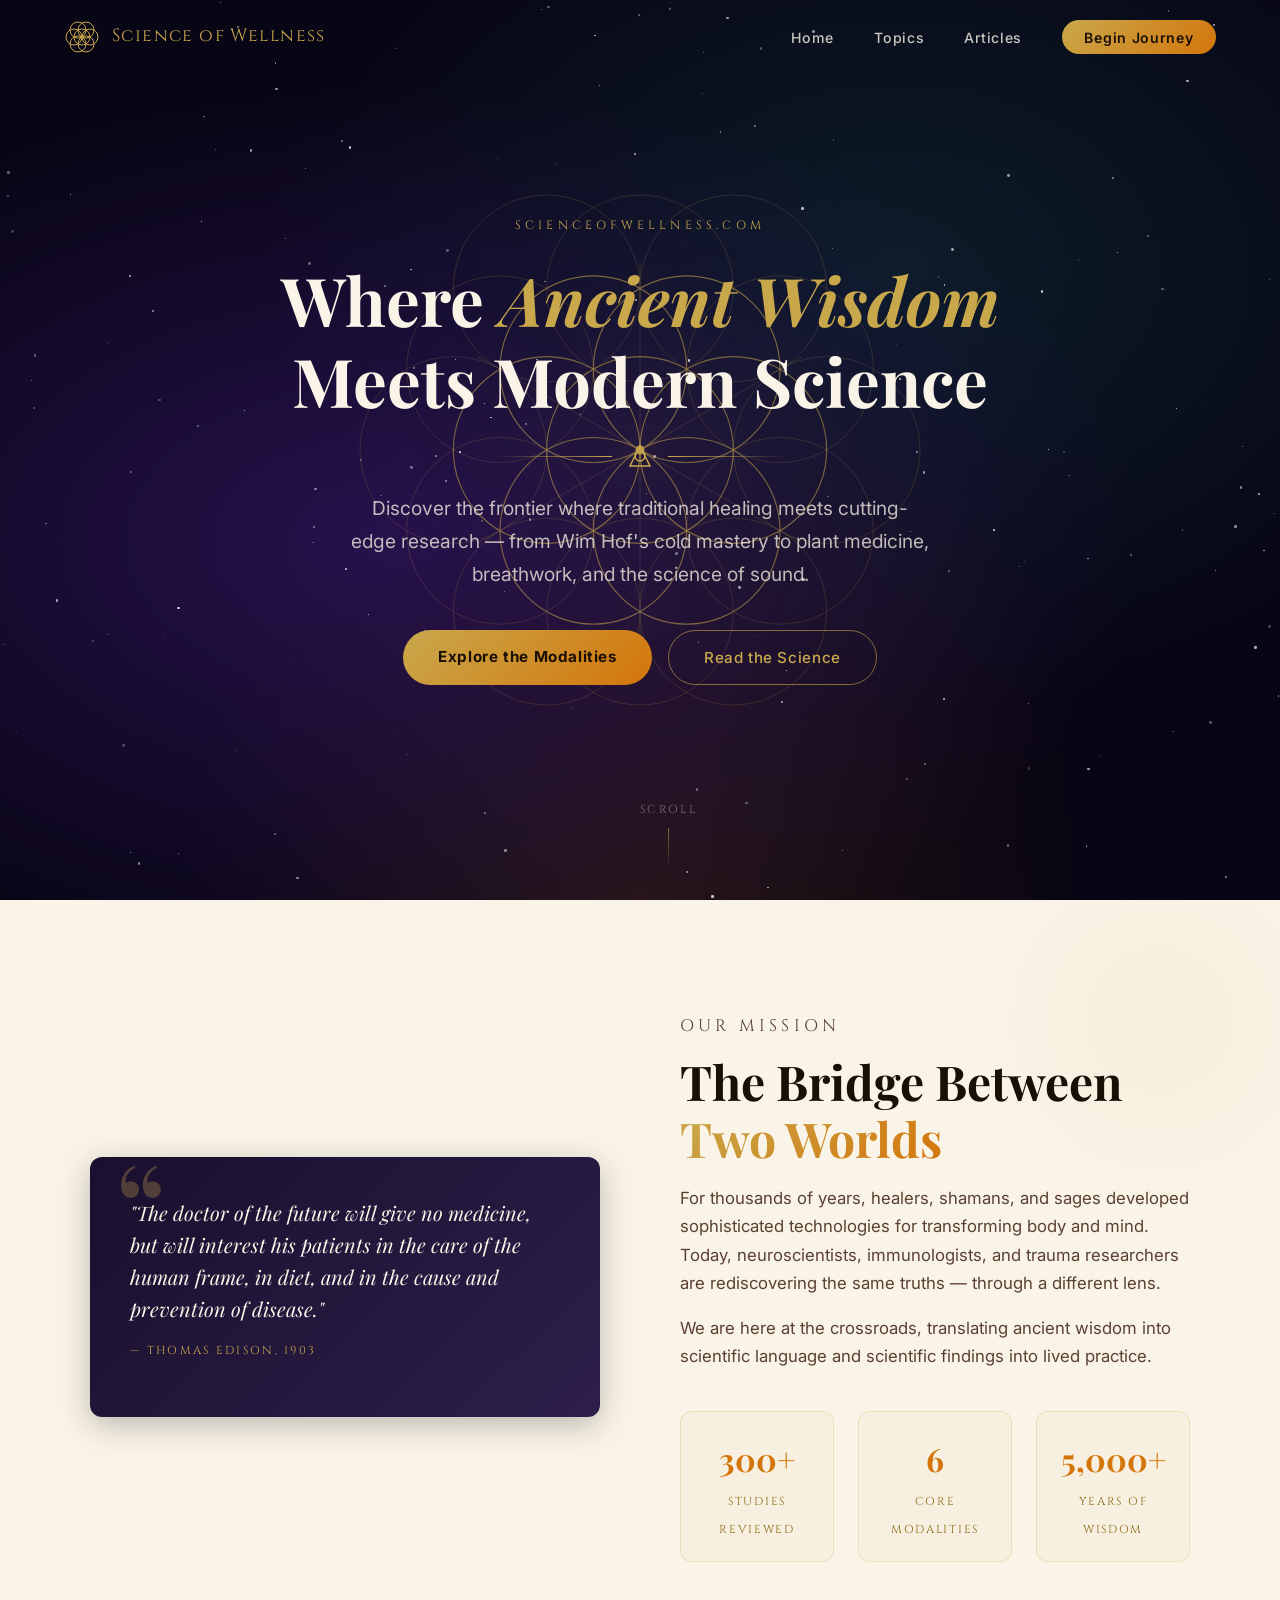
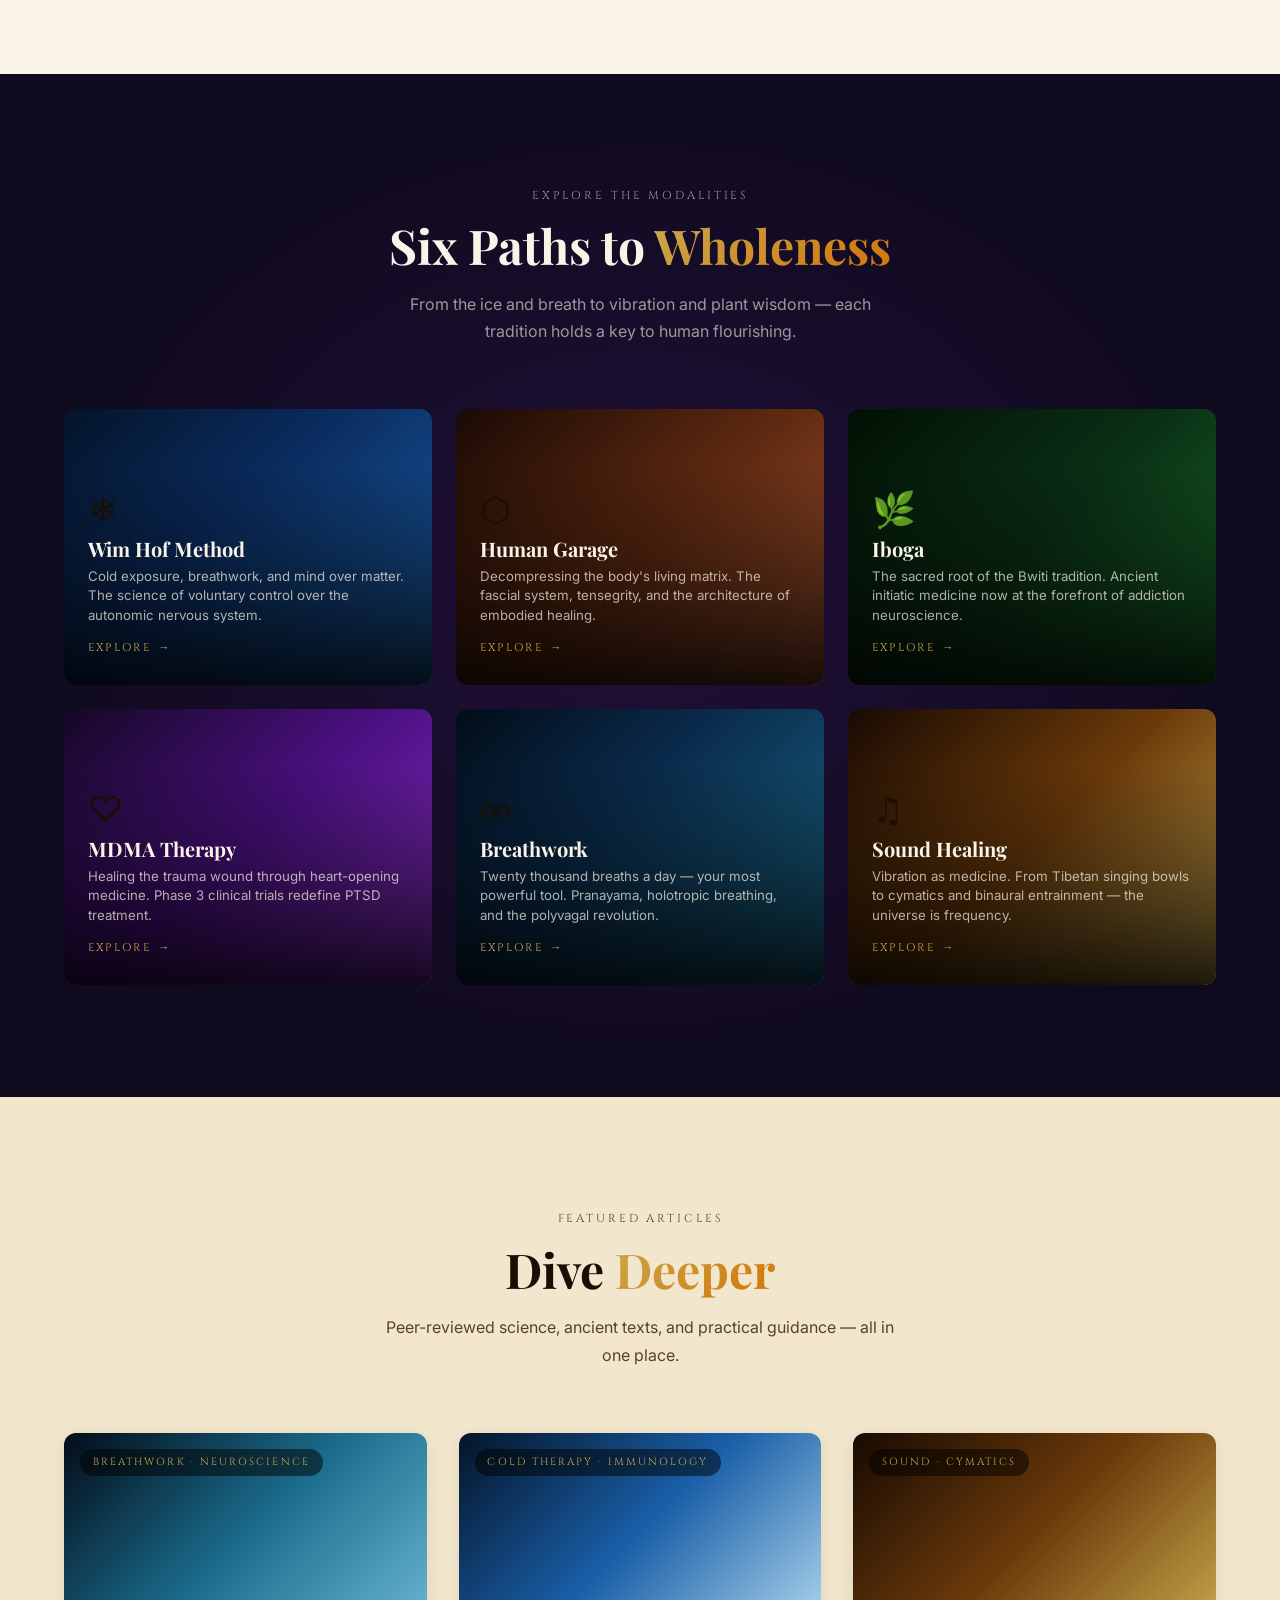
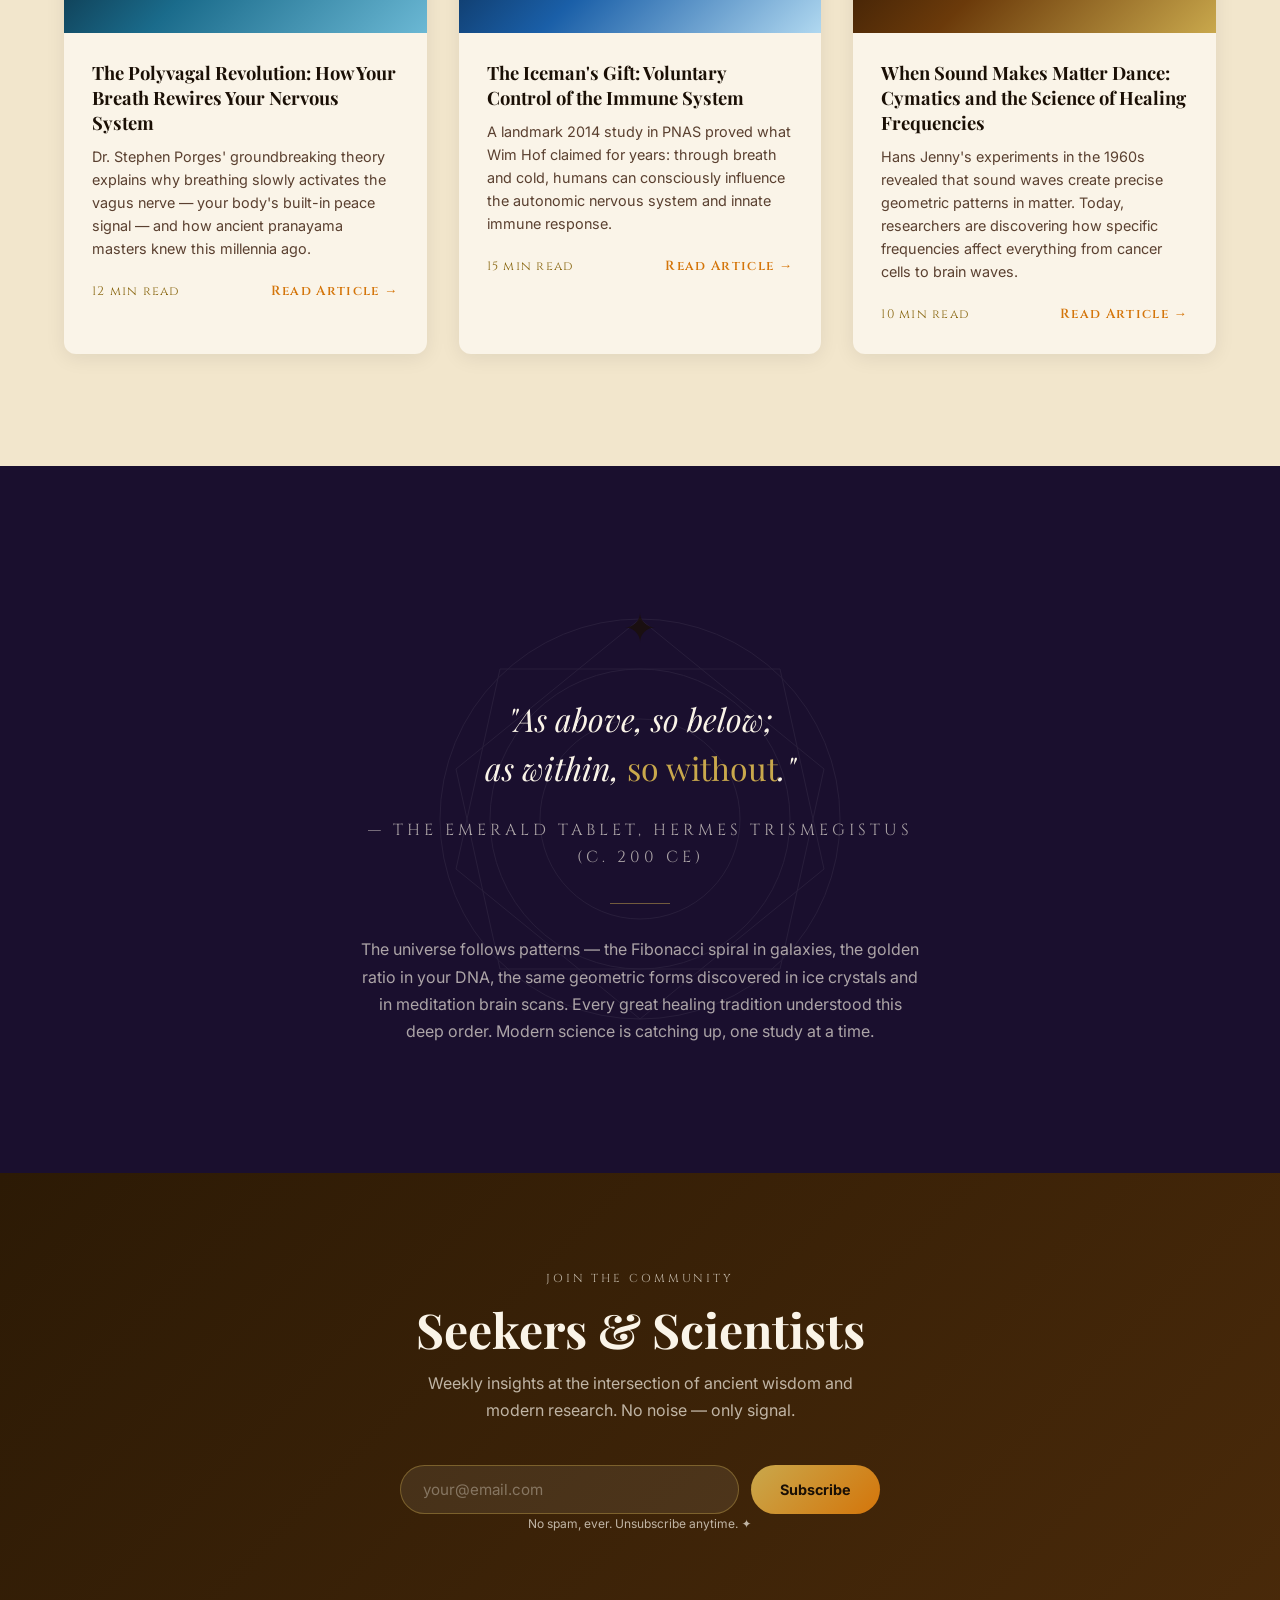
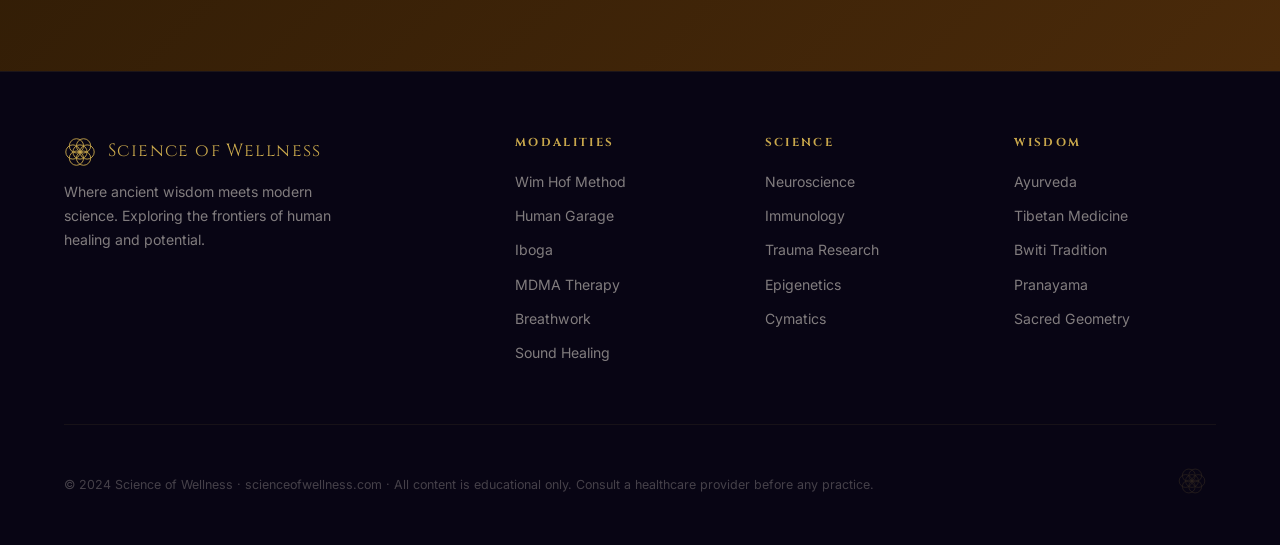
<file: index.html>
<!DOCTYPE html>
<html lang="en">
<head>
  <meta charset="UTF-8">
  <meta name="viewport" content="width=device-width, initial-scale=1.0">
  <meta name="description" content="Science of Wellness — Where ancient wisdom meets modern science. Explore Wim Hof, breathwork, sound healing, plant medicine, MDMA therapy, and Human Garage.">
  <title>Science of Wellness | Ancient Wisdom · Modern Science</title>
  <link rel="preconnect" href="https://fonts.googleapis.com">
  <link rel="preconnect" href="https://fonts.gstatic.com" crossorigin>
  <link href="https://fonts.googleapis.com/css2?family=Playfair+Display:ital,wght@0,400;0,700;0,900;1,400&family=Cinzel:wght@400;600;700&family=Inter:wght@300;400;500;600;700&display=swap" rel="stylesheet">
  <link rel="stylesheet" href="css/style.css">
</head>
<body>

  <!-- Navigation -->
  <nav class="nav" id="nav">
    <a href="index.html" class="nav-logo">
      <svg viewBox="0 0 36 36" fill="none" xmlns="http://www.w3.org/2000/svg" aria-hidden="true">
        <circle cx="18" cy="18" r="8" stroke="#C9A84C" stroke-width="1"/>
        <circle cx="26" cy="18" r="8" stroke="#C9A84C" stroke-width="1"/>
        <circle cx="22" cy="11.07" r="8" stroke="#C9A84C" stroke-width="1"/>
        <circle cx="14" cy="11.07" r="8" stroke="#C9A84C" stroke-width="1"/>
        <circle cx="10" cy="18" r="8" stroke="#C9A84C" stroke-width="1"/>
        <circle cx="14" cy="24.93" r="8" stroke="#C9A84C" stroke-width="1"/>
        <circle cx="22" cy="24.93" r="8" stroke="#C9A84C" stroke-width="1"/>
      </svg>
      Science of Wellness
    </a>
    <ul class="nav-links">
      <li><a href="index.html">Home</a></li>
      <li><a href="#topics">Topics</a></li>
      <li><a href="#articles">Articles</a></li>
      <li><a href="#newsletter" class="nav-cta">Begin Journey</a></li>
    </ul>
    <div class="nav-hamburger" id="hamburger" aria-label="Menu">
      <span></span><span></span><span></span>
    </div>
  </nav>

  <!-- Hero Section -->
  <section class="hero" id="hero">
    <div class="hero-bg"></div>
    <div class="stars-container" id="stars"></div>

    <!-- Flower of Life SVG -->
    <div class="flower-wrapper">
      <svg class="flower-of-life" viewBox="0 0 600 600" xmlns="http://www.w3.org/2000/svg" aria-hidden="true">
        <defs>
          <radialGradient id="gold-glow" cx="50%" cy="50%" r="50%">
            <stop offset="0%" stop-color="#C9A84C" stop-opacity="0.6"/>
            <stop offset="100%" stop-color="#C9A84C" stop-opacity="0.1"/>
          </radialGradient>
        </defs>
        <!-- Outer ring (slow pulse) -->
        <g stroke="#C9A84C" stroke-width="0.6" fill="none" opacity="0.25">
          <circle cx="460" cy="300" r="80"/>
          <circle cx="380" cy="161.44" r="80"/>
          <circle cx="220" cy="161.44" r="80"/>
          <circle cx="140" cy="300" r="80"/>
          <circle cx="220" cy="438.56" r="80"/>
          <circle cx="380" cy="438.56" r="80"/>
          <circle cx="420" cy="230.72" r="80"/>
          <circle cx="300" cy="161.44" r="80"/>
          <circle cx="180" cy="230.72" r="80"/>
          <circle cx="180" cy="369.28" r="80"/>
          <circle cx="300" cy="438.56" r="80"/>
          <circle cx="420" cy="369.28" r="80"/>
        </g>
        <!-- Inner flower (counter-rotates) -->
        <g class="flower-inner" stroke="#C9A84C" stroke-width="1" fill="none" opacity="0.55"
           style="transform-origin: 300px 300px">
          <circle cx="300" cy="300" r="80"/>
          <circle cx="380" cy="300" r="80"/>
          <circle cx="340" cy="230.72" r="80"/>
          <circle cx="260" cy="230.72" r="80"/>
          <circle cx="220" cy="300" r="80"/>
          <circle cx="260" cy="369.28" r="80"/>
          <circle cx="340" cy="369.28" r="80"/>
        </g>
        <!-- Center dot -->
        <circle cx="300" cy="300" r="4" fill="#C9A84C" opacity="0.8"/>
        <!-- Six-pointed star lines -->
        <g stroke="#C9A84C" stroke-width="0.5" opacity="0.3">
          <line x1="300" y1="140" x2="300" y2="460"/>
          <line x1="161" y1="220" x2="439" y2="380"/>
          <line x1="439" y1="220" x2="161" y2="380"/>
        </g>
      </svg>
    </div>

    <div class="hero-content">
      <p class="hero-eyebrow">Scienceofwellness.com</p>
      <h1 class="hero-title">
        Where <em>Ancient Wisdom</em><br>Meets Modern Science
      </h1>

      <div class="hero-divider">
        <svg viewBox="0 0 24 24" fill="none" xmlns="http://www.w3.org/2000/svg">
          <polygon points="12,2 22,22 2,22" fill="none" stroke="#C9A84C" stroke-width="1.5"/>
          <circle cx="12" cy="12" r="5" fill="none" stroke="#C9A84C" stroke-width="1.5"/>
        </svg>
      </div>

      <p class="hero-subtitle">
        Discover the frontier where traditional healing meets cutting-edge research —
        from Wim Hof's cold mastery to plant medicine, breathwork, and the science of sound.
      </p>
      <div class="hero-ctas">
        <a href="#topics" class="btn-primary">Explore the Modalities</a>
        <a href="#articles" class="btn-secondary">Read the Science</a>
      </div>
    </div>

    <div class="scroll-hint">
      <span>Scroll</span>
      <div class="arrow"></div>
    </div>
  </section>

  <!-- Mission Section -->
  <section class="mission" id="mission">
    <div class="mission-grid">
      <div class="mission-left reveal">
        <p class="mission-quote">
          "The doctor of the future will give no medicine, but will interest his patients
          in the care of the human frame, in diet, and in the cause and prevention of disease."
        </p>
        <p class="mission-attribution">— Thomas Edison, 1903</p>
      </div>
      <div class="mission-right reveal reveal-delay-2">
        <p class="sacred-label">Our Mission</p>
        <h2>The Bridge Between <span class="gradient-text">Two Worlds</span></h2>
        <p>
          For thousands of years, healers, shamans, and sages developed sophisticated
          technologies for transforming body and mind. Today, neuroscientists, immunologists,
          and trauma researchers are rediscovering the same truths — through a different lens.
        </p>
        <p>
          We are here at the crossroads, translating ancient wisdom into scientific language
          and scientific findings into lived practice.
        </p>
        <div class="mission-stats">
          <div class="stat reveal reveal-delay-1">
            <span class="stat-number">300+</span>
            <span class="stat-label">Studies Reviewed</span>
          </div>
          <div class="stat reveal reveal-delay-2">
            <span class="stat-number">6</span>
            <span class="stat-label">Core Modalities</span>
          </div>
          <div class="stat reveal reveal-delay-3">
            <span class="stat-number">5,000+</span>
            <span class="stat-label">Years of Wisdom</span>
          </div>
        </div>
      </div>
    </div>
  </section>

  <!-- Topics Section -->
  <section class="topics" id="topics">
    <div class="section-header reveal">
      <p class="sacred-label">Explore the Modalities</p>
      <h2>Six Paths to <span class="gradient-text">Wholeness</span></h2>
      <p>From the ice and breath to vibration and plant wisdom — each tradition holds a key to human flourishing.</p>
    </div>

    <div class="topics-grid">

      <a href="articles/wim-hof.html" class="topic-card reveal reveal-delay-1">
        <div class="topic-bg topic-wim"></div>
        <div class="topic-overlay"></div>
        <div class="topic-content">
          <span class="topic-icon">❄</span>
          <h3>Wim Hof Method</h3>
          <p class="topic-desc">Cold exposure, breathwork, and mind over matter. The science of voluntary control over the autonomic nervous system.</p>
          <span class="topic-link">Explore</span>
        </div>
      </a>

      <a href="articles/human-garage.html" class="topic-card reveal reveal-delay-2">
        <div class="topic-bg topic-garage"></div>
        <div class="topic-overlay"></div>
        <div class="topic-content">
          <span class="topic-icon">⬡</span>
          <h3>Human Garage</h3>
          <p class="topic-desc">Decompressing the body's living matrix. The fascial system, tensegrity, and the architecture of embodied healing.</p>
          <span class="topic-link">Explore</span>
        </div>
      </a>

      <a href="articles/iboga.html" class="topic-card reveal reveal-delay-3">
        <div class="topic-bg topic-iboga"></div>
        <div class="topic-overlay"></div>
        <div class="topic-content">
          <span class="topic-icon">🌿</span>
          <h3>Iboga</h3>
          <p class="topic-desc">The sacred root of the Bwiti tradition. Ancient initiatic medicine now at the forefront of addiction neuroscience.</p>
          <span class="topic-link">Explore</span>
        </div>
      </a>

      <a href="articles/mdma-therapy.html" class="topic-card reveal reveal-delay-1">
        <div class="topic-bg topic-mdma"></div>
        <div class="topic-overlay"></div>
        <div class="topic-content">
          <span class="topic-icon">♡</span>
          <h3>MDMA Therapy</h3>
          <p class="topic-desc">Healing the trauma wound through heart-opening medicine. Phase 3 clinical trials redefine PTSD treatment.</p>
          <span class="topic-link">Explore</span>
        </div>
      </a>

      <a href="articles/breathwork.html" class="topic-card reveal reveal-delay-2">
        <div class="topic-bg topic-breath"></div>
        <div class="topic-overlay"></div>
        <div class="topic-content">
          <span class="topic-icon">∞</span>
          <h3>Breathwork</h3>
          <p class="topic-desc">Twenty thousand breaths a day — your most powerful tool. Pranayama, holotropic breathing, and the polyvagal revolution.</p>
          <span class="topic-link">Explore</span>
        </div>
      </a>

      <a href="articles/sound-healing.html" class="topic-card reveal reveal-delay-3">
        <div class="topic-bg topic-sound"></div>
        <div class="topic-overlay"></div>
        <div class="topic-content">
          <span class="topic-icon">♫</span>
          <h3>Sound Healing</h3>
          <p class="topic-desc">Vibration as medicine. From Tibetan singing bowls to cymatics and binaural entrainment — the universe is frequency.</p>
          <span class="topic-link">Explore</span>
        </div>
      </a>

    </div>
  </section>

  <!-- Featured Articles -->
  <section class="articles" id="articles">
    <div class="section-header reveal">
      <p class="sacred-label">Featured Articles</p>
      <h2>Dive <span class="gradient-text">Deeper</span></h2>
      <p>Peer-reviewed science, ancient texts, and practical guidance — all in one place.</p>
    </div>

    <div class="articles-grid">

      <a href="articles/breathwork.html" class="article-card reveal reveal-delay-1">
        <div class="article-header">
          <div class="article-header-bg" style="background: linear-gradient(135deg, #030C18, #1A6B8B, #6BB8D4);"></div>
          <span class="article-category">Breathwork · Neuroscience</span>
        </div>
        <div class="article-body">
          <h3>The Polyvagal Revolution: How Your Breath Rewires Your Nervous System</h3>
          <p class="article-excerpt">Dr. Stephen Porges' groundbreaking theory explains why breathing slowly activates the vagus nerve — your body's built-in peace signal — and how ancient pranayama masters knew this millennia ago.</p>
          <div class="article-meta">
            <span>12 min read</span>
            <span class="read-more">Read Article →</span>
          </div>
        </div>
      </a>

      <a href="articles/wim-hof.html" class="article-card reveal reveal-delay-2">
        <div class="article-header">
          <div class="article-header-bg" style="background: linear-gradient(135deg, #041428, #1A5FA8, #B0D8F0);"></div>
          <span class="article-category">Cold Therapy · Immunology</span>
        </div>
        <div class="article-body">
          <h3>The Iceman's Gift: Voluntary Control of the Immune System</h3>
          <p class="article-excerpt">A landmark 2014 study in PNAS proved what Wim Hof claimed for years: through breath and cold, humans can consciously influence the autonomic nervous system and innate immune response.</p>
          <div class="article-meta">
            <span>15 min read</span>
            <span class="read-more">Read Article →</span>
          </div>
        </div>
      </a>

      <a href="articles/sound-healing.html" class="article-card reveal reveal-delay-3">
        <div class="article-header">
          <div class="article-header-bg" style="background: linear-gradient(135deg, #180A02, #6B3A0A, #C9A84C);"></div>
          <span class="article-category">Sound · Cymatics</span>
        </div>
        <div class="article-body">
          <h3>When Sound Makes Matter Dance: Cymatics and the Science of Healing Frequencies</h3>
          <p class="article-excerpt">Hans Jenny's experiments in the 1960s revealed that sound waves create precise geometric patterns in matter. Today, researchers are discovering how specific frequencies affect everything from cancer cells to brain waves.</p>
          <div class="article-meta">
            <span>10 min read</span>
            <span class="read-more">Read Article →</span>
          </div>
        </div>
      </a>

    </div>
  </section>

  <!-- Philosophy Section -->
  <section class="philosophy">
    <!-- Sacred geometry background -->
    <svg class="philosophy-geo" viewBox="0 0 600 600" xmlns="http://www.w3.org/2000/svg" aria-hidden="true">
      <circle cx="300" cy="300" r="200" stroke="white" stroke-width="1" fill="none"/>
      <circle cx="300" cy="300" r="150" stroke="white" stroke-width="1" fill="none"/>
      <circle cx="300" cy="300" r="100" stroke="white" stroke-width="1" fill="none"/>
      <polygon points="300,100 484,250 440,450 160,450 116,250" stroke="white" stroke-width="1" fill="none"/>
      <polygon points="300,500 116,350 160,150 440,150 484,350" stroke="white" stroke-width="1" fill="none"/>
    </svg>

    <div class="philosophy-content">
      <span class="philosophy-symbol">✦</span>
      <blockquote>
        "As above, so below;<br>
        as within, <em>so without</em>."
      </blockquote>
      <p class="philosophy-source">— The Emerald Tablet, Hermes Trismegistus (c. 200 CE)</p>
      <div style="width:60px;height:1px;background:var(--gold);margin:2rem auto;opacity:0.5;"></div>
      <p>
        The universe follows patterns — the Fibonacci spiral in galaxies, the golden ratio in your DNA,
        the same geometric forms discovered in ice crystals and in meditation brain scans.
        Every great healing tradition understood this deep order.
        Modern science is catching up, one study at a time.
      </p>
    </div>
  </section>

  <!-- Newsletter Section -->
  <section class="newsletter" id="newsletter">
    <p class="sacred-label">Join the Community</p>
    <h2>Seekers &amp; Scientists</h2>
    <p>Weekly insights at the intersection of ancient wisdom and modern research. No noise — only signal.</p>
    <form class="newsletter-form" onsubmit="return handleSubscribe(event)">
      <input type="email" placeholder="your@email.com" required aria-label="Email address">
      <button type="submit">Subscribe</button>
    </form>
    <p class="newsletter-note">No spam, ever. Unsubscribe anytime. ✦</p>
  </section>

  <!-- Footer -->
  <footer>
    <div class="footer-grid">
      <div class="footer-brand">
        <div class="nav-logo" style="color:var(--gold);">
          <svg viewBox="0 0 36 36" fill="none" xmlns="http://www.w3.org/2000/svg" style="width:32px;height:32px;" aria-hidden="true">
            <circle cx="18" cy="18" r="8" stroke="#C9A84C" stroke-width="1"/>
            <circle cx="26" cy="18" r="8" stroke="#C9A84C" stroke-width="1"/>
            <circle cx="22" cy="11.07" r="8" stroke="#C9A84C" stroke-width="1"/>
            <circle cx="14" cy="11.07" r="8" stroke="#C9A84C" stroke-width="1"/>
            <circle cx="10" cy="18" r="8" stroke="#C9A84C" stroke-width="1"/>
            <circle cx="14" cy="24.93" r="8" stroke="#C9A84C" stroke-width="1"/>
            <circle cx="22" cy="24.93" r="8" stroke="#C9A84C" stroke-width="1"/>
          </svg>
          Science of Wellness
        </div>
        <p>Where ancient wisdom meets modern science. Exploring the frontiers of human healing and potential.</p>
      </div>
      <div class="footer-col">
        <h4>Modalities</h4>
        <a href="articles/wim-hof.html">Wim Hof Method</a>
        <a href="articles/human-garage.html">Human Garage</a>
        <a href="articles/iboga.html">Iboga</a>
        <a href="articles/mdma-therapy.html">MDMA Therapy</a>
        <a href="articles/breathwork.html">Breathwork</a>
        <a href="articles/sound-healing.html">Sound Healing</a>
      </div>
      <div class="footer-col">
        <h4>Science</h4>
        <a href="#">Neuroscience</a>
        <a href="#">Immunology</a>
        <a href="#">Trauma Research</a>
        <a href="#">Epigenetics</a>
        <a href="#">Cymatics</a>
      </div>
      <div class="footer-col">
        <h4>Wisdom</h4>
        <a href="#">Ayurveda</a>
        <a href="#">Tibetan Medicine</a>
        <a href="#">Bwiti Tradition</a>
        <a href="#">Pranayama</a>
        <a href="#">Sacred Geometry</a>
      </div>
    </div>
    <div class="footer-bottom">
      <p>© 2024 Science of Wellness · scienceofwellness.com · All content is educational only. Consult a healthcare provider before any practice.</p>
      <div class="footer-geo">
        <svg viewBox="0 0 60 60" fill="none" xmlns="http://www.w3.org/2000/svg" aria-hidden="true">
          <circle cx="30" cy="30" r="8" stroke="#C9A84C" stroke-width="0.8"/>
          <circle cx="38" cy="30" r="8" stroke="#C9A84C" stroke-width="0.8"/>
          <circle cx="34" cy="23.07" r="8" stroke="#C9A84C" stroke-width="0.8"/>
          <circle cx="26" cy="23.07" r="8" stroke="#C9A84C" stroke-width="0.8"/>
          <circle cx="22" cy="30" r="8" stroke="#C9A84C" stroke-width="0.8"/>
          <circle cx="26" cy="36.93" r="8" stroke="#C9A84C" stroke-width="0.8"/>
          <circle cx="34" cy="36.93" r="8" stroke="#C9A84C" stroke-width="0.8"/>
        </svg>
      </div>
    </div>
  </footer>

  <script src="js/main.js"></script>
</body>
</html>
</file>
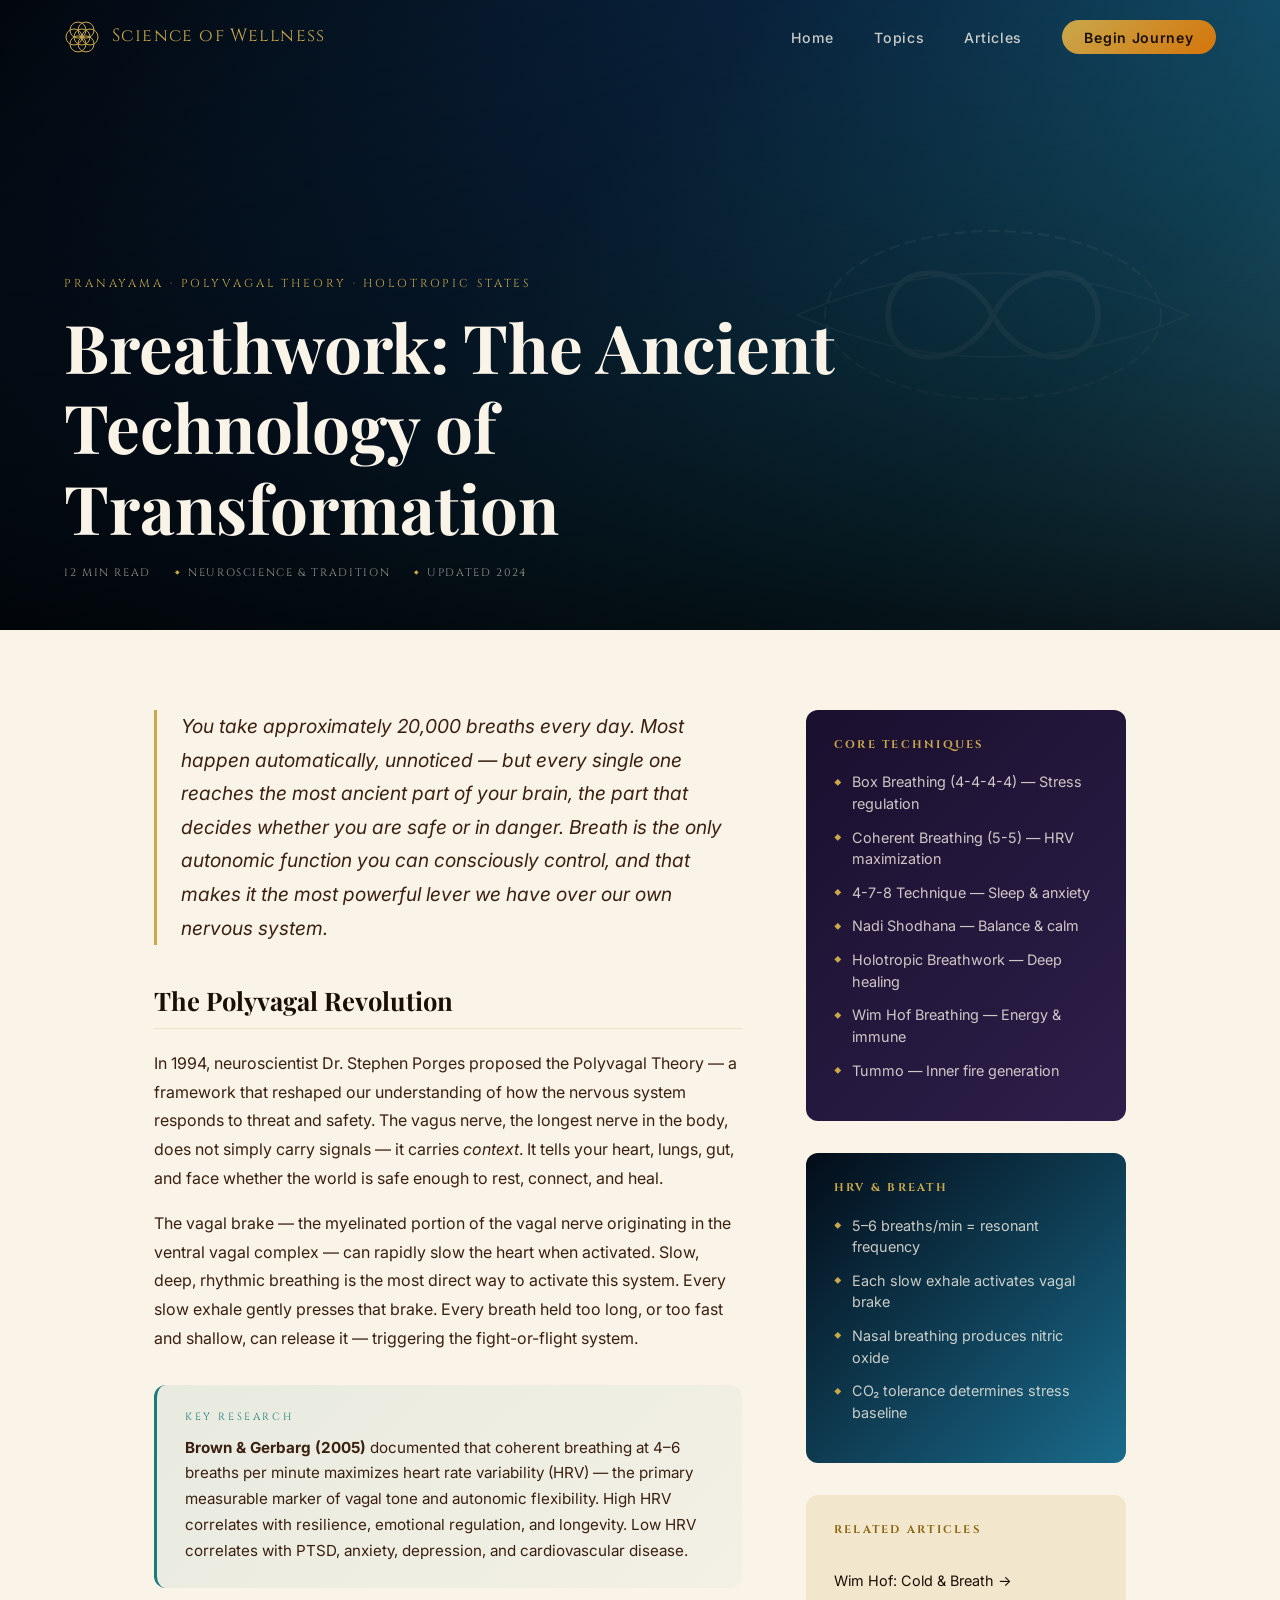
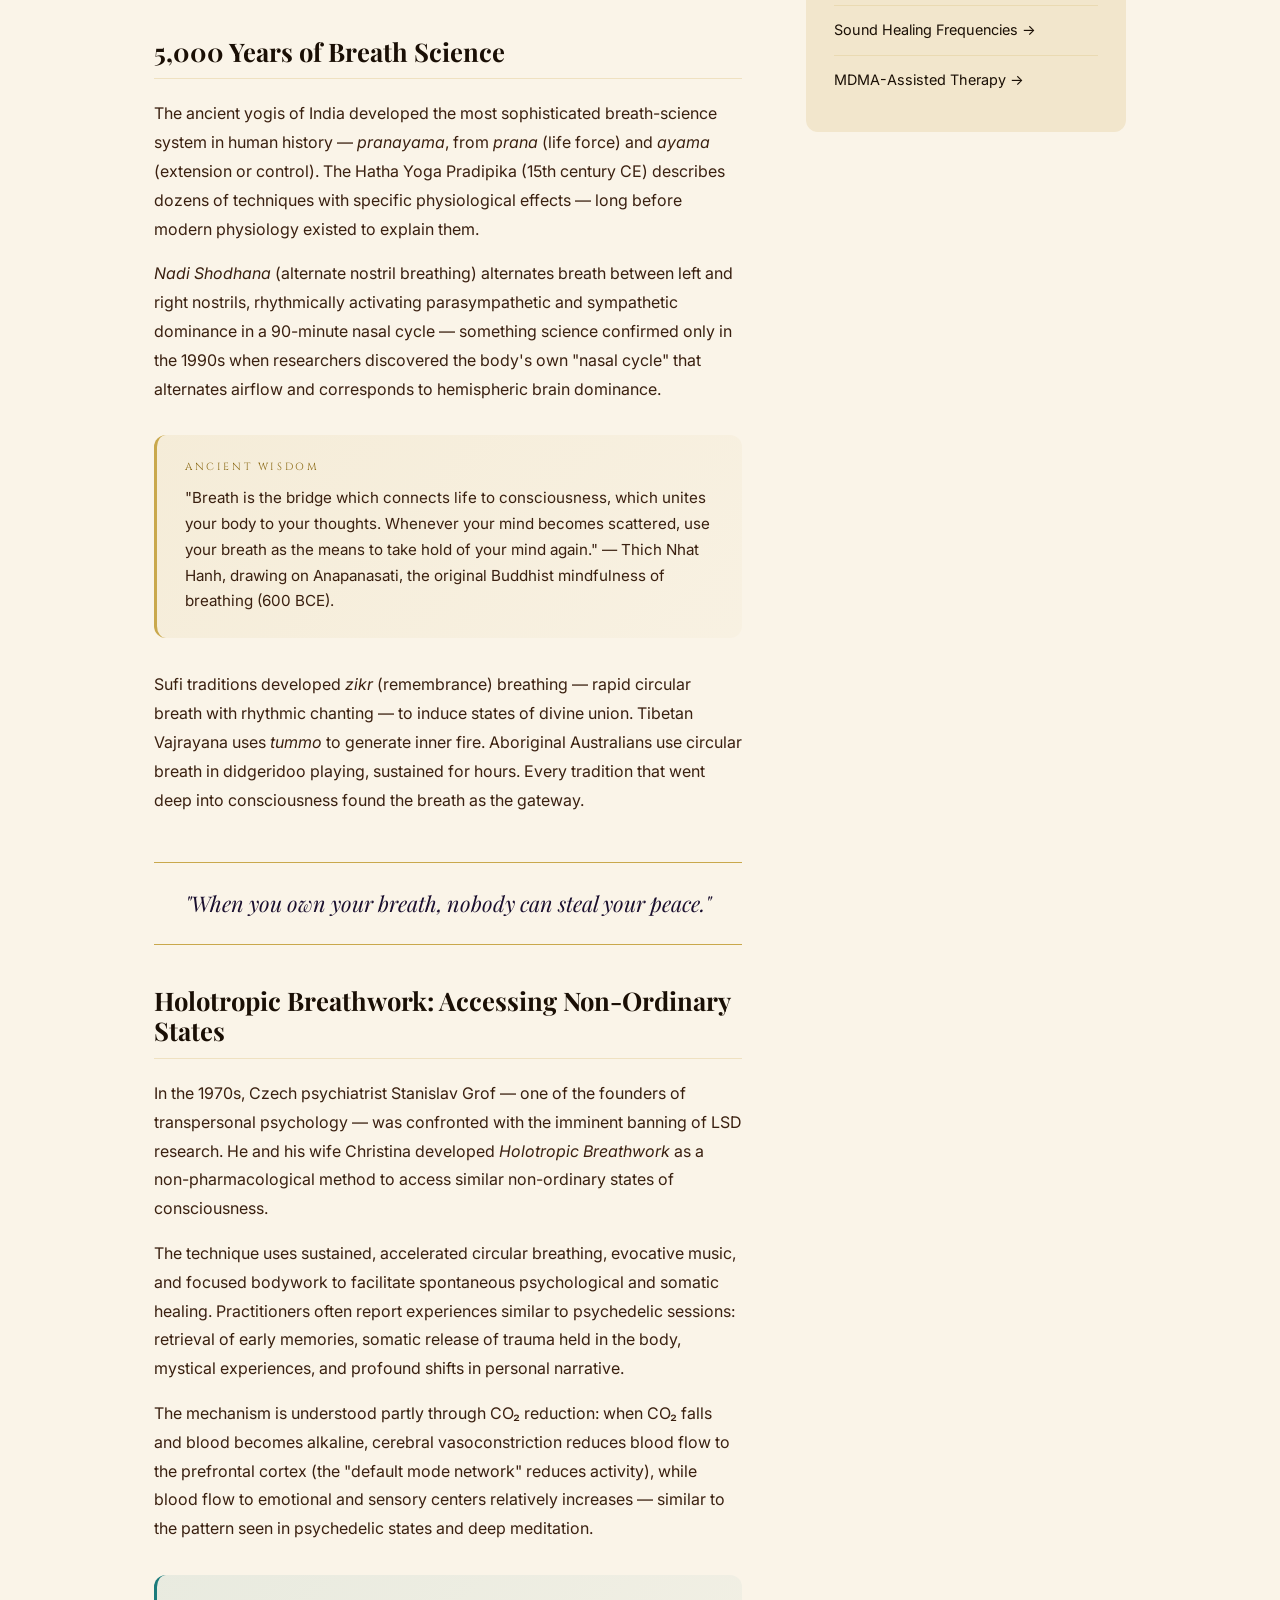
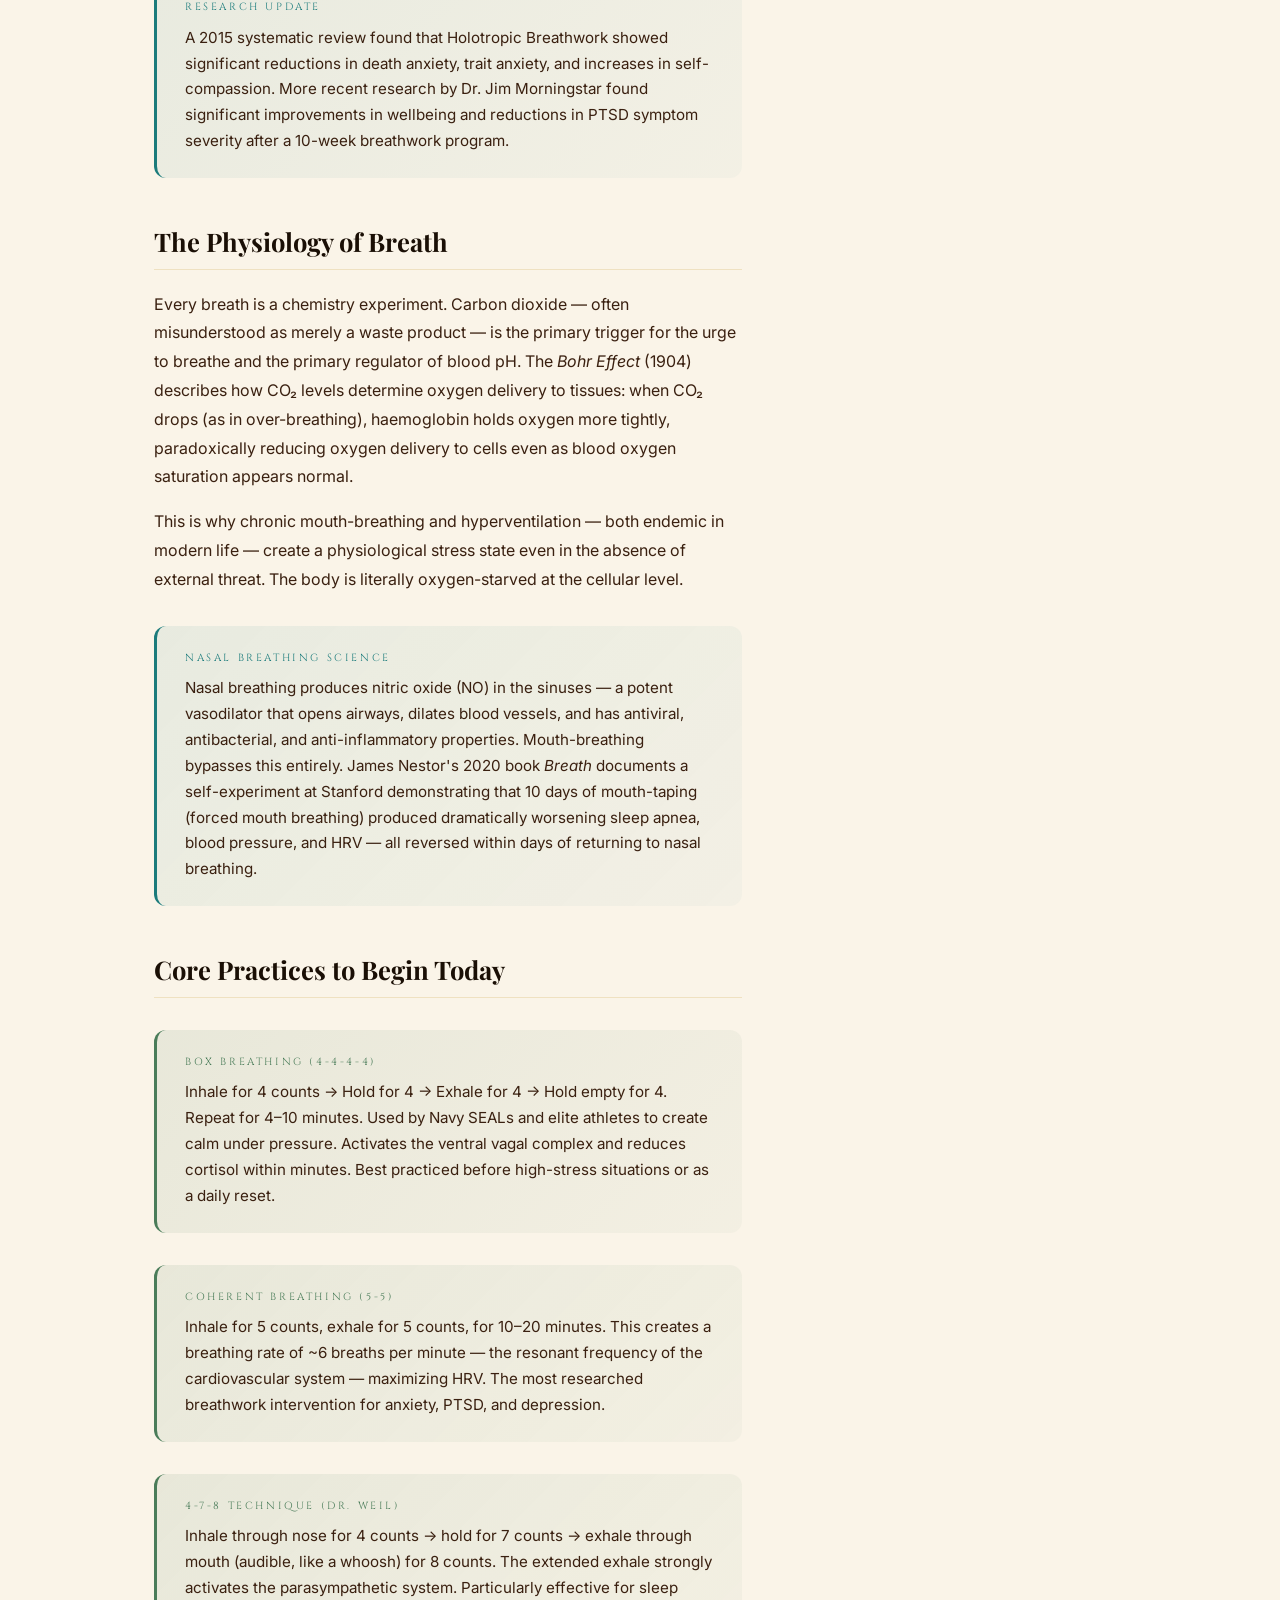
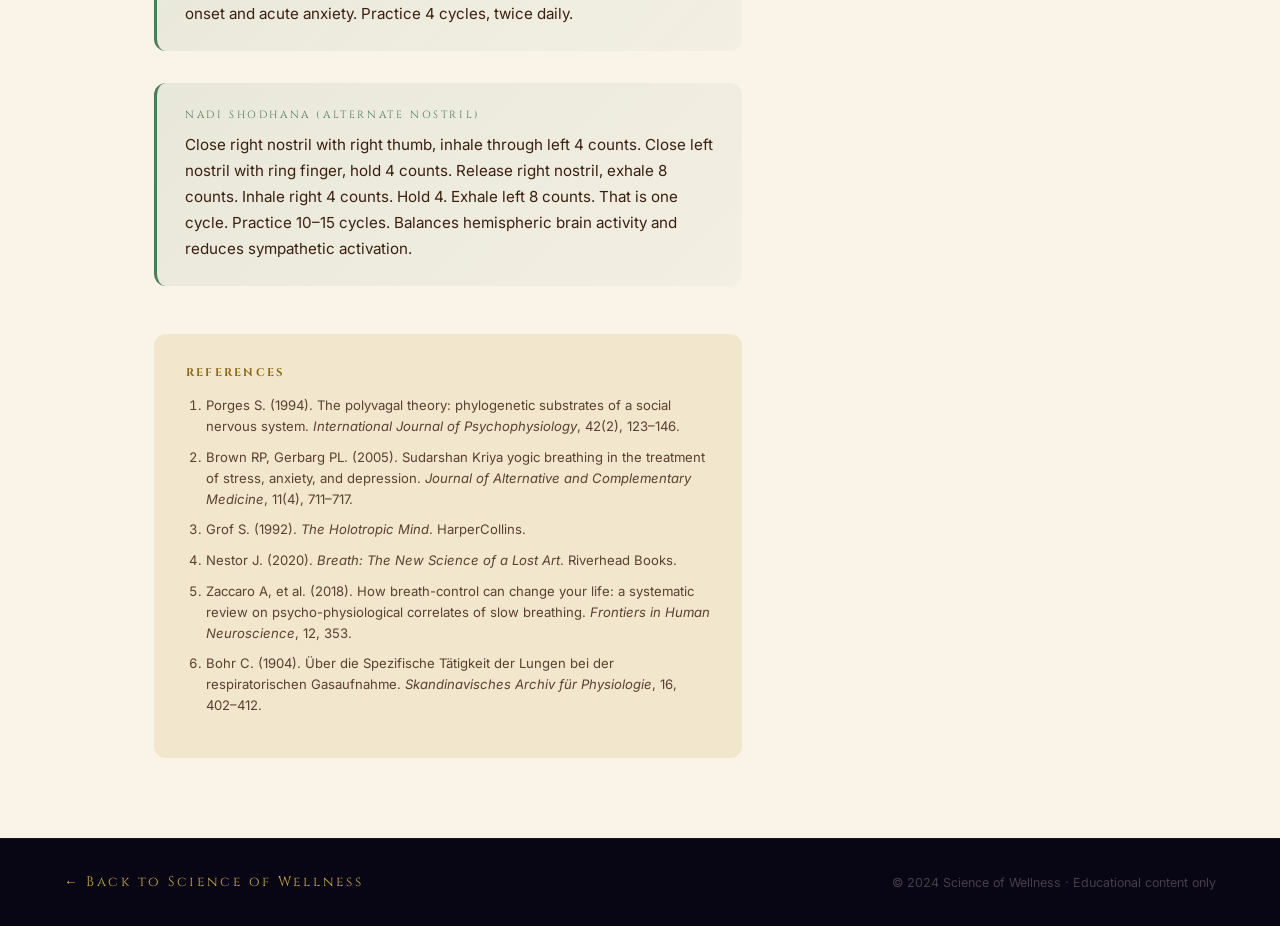
<file: articles/breathwork.html>
<!DOCTYPE html>
<html lang="en">
<head>
  <meta charset="UTF-8">
  <meta name="viewport" content="width=device-width, initial-scale=1.0">
  <meta name="description" content="Breathwork — pranayama, holotropic breathing, polyvagal theory, and how 20,000 daily breaths are your most powerful healing tool.">
  <title>Breathwork | Science of Wellness</title>
  <link rel="preconnect" href="https://fonts.googleapis.com">
  <link href="https://fonts.googleapis.com/css2?family=Playfair+Display:ital,wght@0,400;0,700;0,900;1,400&family=Cinzel:wght@400;600&family=Inter:wght@300;400;500;600&display=swap" rel="stylesheet">
  <link rel="stylesheet" href="../css/style.css">
</head>
<body class="article-page">

  <nav class="nav scrolled" id="nav">
    <a href="../index.html" class="nav-logo">
      <svg viewBox="0 0 36 36" fill="none" xmlns="http://www.w3.org/2000/svg" aria-hidden="true">
        <circle cx="18" cy="18" r="8" stroke="#C9A84C" stroke-width="1"/>
        <circle cx="26" cy="18" r="8" stroke="#C9A84C" stroke-width="1"/>
        <circle cx="22" cy="11.07" r="8" stroke="#C9A84C" stroke-width="1"/>
        <circle cx="14" cy="11.07" r="8" stroke="#C9A84C" stroke-width="1"/>
        <circle cx="10" cy="18" r="8" stroke="#C9A84C" stroke-width="1"/>
        <circle cx="14" cy="24.93" r="8" stroke="#C9A84C" stroke-width="1"/>
        <circle cx="22" cy="24.93" r="8" stroke="#C9A84C" stroke-width="1"/>
      </svg>
      Science of Wellness
    </a>
    <ul class="nav-links">
      <li><a href="../index.html">Home</a></li>
      <li><a href="../index.html#topics">Topics</a></li>
      <li><a href="../index.html#articles">Articles</a></li>
      <li><a href="../index.html#newsletter" class="nav-cta">Begin Journey</a></li>
    </ul>
  </nav>

  <div class="article-hero">
    <div class="article-hero-bg" style="background: linear-gradient(135deg, #020810 0%, #0A2A4A 40%, #1A6B8B 75%, #4AACCF 100%);"></div>
    <!-- Infinity / wave SVG -->
    <svg style="position:absolute;right:6%;top:50%;transform:translateY(-50%);width:min(420px,45vw);opacity:0.1;" viewBox="0 0 300 150" xmlns="http://www.w3.org/2000/svg" aria-hidden="true">
      <path d="M75 75 C75 35 130 35 150 75 C170 115 225 115 225 75 C225 35 170 35 150 75 C130 115 75 115 75 75 Z" fill="none" stroke="white" stroke-width="4"/>
      <ellipse cx="150" cy="75" rx="120" ry="60" fill="none" stroke="white" stroke-width="1.5" stroke-dasharray="8 4"/>
      <path d="M10 75 Q150 15 290 75 Q150 135 10 75 Z" fill="none" stroke="white" stroke-width="1"/>
    </svg>
    <div class="article-hero-overlay"></div>
    <div class="article-hero-content">
      <p class="sacred-label">Pranayama · Polyvagal Theory · Holotropic States</p>
      <h1>Breathwork: The Ancient<br>Technology of Transformation</h1>
      <div class="article-meta-bar">
        <span class="meta-item">12 min read</span>
        <span class="meta-item">Neuroscience &amp; Tradition</span>
        <span class="meta-item">Updated 2024</span>
      </div>
    </div>
  </div>

  <div class="article-layout">
    <main class="article-main">

      <p class="article-lead">
        You take approximately 20,000 breaths every day. Most happen automatically, unnoticed — but every single one reaches the most ancient part of your brain, the part that decides whether you are safe or in danger. Breath is the only autonomic function you can consciously control, and that makes it the most powerful lever we have over our own nervous system.
      </p>

      <div class="article-section">
        <h2>The Polyvagal Revolution</h2>
        <p>
          In 1994, neuroscientist Dr. Stephen Porges proposed the Polyvagal Theory — a framework that reshaped our understanding of how the nervous system responds to threat and safety. The vagus nerve, the longest nerve in the body, does not simply carry signals — it carries <em>context</em>. It tells your heart, lungs, gut, and face whether the world is safe enough to rest, connect, and heal.
        </p>
        <p>
          The vagal brake — the myelinated portion of the vagal nerve originating in the ventral vagal complex — can rapidly slow the heart when activated. Slow, deep, rhythmic breathing is the most direct way to activate this system. Every slow exhale gently presses that brake. Every breath held too long, or too fast and shallow, can release it — triggering the fight-or-flight system.
        </p>

        <div class="callout callout-science">
          <p class="callout-label">Key Research</p>
          <p><strong>Brown & Gerbarg (2005)</strong> documented that coherent breathing at 4–6 breaths per minute maximizes heart rate variability (HRV) — the primary measurable marker of vagal tone and autonomic flexibility. High HRV correlates with resilience, emotional regulation, and longevity. Low HRV correlates with PTSD, anxiety, depression, and cardiovascular disease.</p>
        </div>
      </div>

      <div class="article-section">
        <h2>5,000 Years of Breath Science</h2>
        <p>
          The ancient yogis of India developed the most sophisticated breath-science system in human history — <em>pranayama</em>, from <em>prana</em> (life force) and <em>ayama</em> (extension or control). The Hatha Yoga Pradipika (15th century CE) describes dozens of techniques with specific physiological effects — long before modern physiology existed to explain them.
        </p>
        <p>
          <em>Nadi Shodhana</em> (alternate nostril breathing) alternates breath between left and right nostrils, rhythmically activating parasympathetic and sympathetic dominance in a 90-minute nasal cycle — something science confirmed only in the 1990s when researchers discovered the body's own "nasal cycle" that alternates airflow and corresponds to hemispheric brain dominance.
        </p>

        <div class="callout callout-wisdom">
          <p class="callout-label">Ancient Wisdom</p>
          <p>"Breath is the bridge which connects life to consciousness, which unites your body to your thoughts. Whenever your mind becomes scattered, use your breath as the means to take hold of your mind again." — Thich Nhat Hanh, drawing on Anapanasati, the original Buddhist mindfulness of breathing (600 BCE).</p>
        </div>

        <p>
          Sufi traditions developed <em>zikr</em> (remembrance) breathing — rapid circular breath with rhythmic chanting — to induce states of divine union. Tibetan Vajrayana uses <em>tummo</em> to generate inner fire. Aboriginal Australians use circular breath in didgeridoo playing, sustained for hours. Every tradition that went deep into consciousness found the breath as the gateway.
        </p>
      </div>

      <div class="pull-quote">
        "When you own your breath, nobody can steal your peace."
      </div>

      <div class="article-section">
        <h2>Holotropic Breathwork: Accessing Non-Ordinary States</h2>
        <p>
          In the 1970s, Czech psychiatrist Stanislav Grof — one of the founders of transpersonal psychology — was confronted with the imminent banning of LSD research. He and his wife Christina developed <em>Holotropic Breathwork</em> as a non-pharmacological method to access similar non-ordinary states of consciousness.
        </p>
        <p>
          The technique uses sustained, accelerated circular breathing, evocative music, and focused bodywork to facilitate spontaneous psychological and somatic healing. Practitioners often report experiences similar to psychedelic sessions: retrieval of early memories, somatic release of trauma held in the body, mystical experiences, and profound shifts in personal narrative.
        </p>
        <p>
          The mechanism is understood partly through CO₂ reduction: when CO₂ falls and blood becomes alkaline, cerebral vasoconstriction reduces blood flow to the prefrontal cortex (the "default mode network" reduces activity), while blood flow to emotional and sensory centers relatively increases — similar to the pattern seen in psychedelic states and deep meditation.
        </p>

        <div class="callout callout-science">
          <p class="callout-label">Research Update</p>
          <p>A 2015 systematic review found that Holotropic Breathwork showed significant reductions in death anxiety, trait anxiety, and increases in self-compassion. More recent research by Dr. Jim Morningstar found significant improvements in wellbeing and reductions in PTSD symptom severity after a 10-week breathwork program.</p>
        </div>
      </div>

      <div class="article-section">
        <h2>The Physiology of Breath</h2>
        <p>
          Every breath is a chemistry experiment. Carbon dioxide — often misunderstood as merely a waste product — is the primary trigger for the urge to breathe and the primary regulator of blood pH. The <em>Bohr Effect</em> (1904) describes how CO₂ levels determine oxygen delivery to tissues: when CO₂ drops (as in over-breathing), haemoglobin holds oxygen more tightly, paradoxically reducing oxygen delivery to cells even as blood oxygen saturation appears normal.
        </p>
        <p>
          This is why chronic mouth-breathing and hyperventilation — both endemic in modern life — create a physiological stress state even in the absence of external threat. The body is literally oxygen-starved at the cellular level.
        </p>

        <div class="callout callout-science">
          <p class="callout-label">Nasal Breathing Science</p>
          <p>Nasal breathing produces nitric oxide (NO) in the sinuses — a potent vasodilator that opens airways, dilates blood vessels, and has antiviral, antibacterial, and anti-inflammatory properties. Mouth-breathing bypasses this entirely. James Nestor's 2020 book <em>Breath</em> documents a self-experiment at Stanford demonstrating that 10 days of mouth-taping (forced mouth breathing) produced dramatically worsening sleep apnea, blood pressure, and HRV — all reversed within days of returning to nasal breathing.</p>
        </div>
      </div>

      <div class="article-section">
        <h2>Core Practices to Begin Today</h2>

        <div class="callout callout-practice">
          <p class="callout-label">Box Breathing (4-4-4-4)</p>
          <p>Inhale for 4 counts → Hold for 4 → Exhale for 4 → Hold empty for 4. Repeat for 4–10 minutes. Used by Navy SEALs and elite athletes to create calm under pressure. Activates the ventral vagal complex and reduces cortisol within minutes. Best practiced before high-stress situations or as a daily reset.</p>
        </div>

        <div class="callout callout-practice">
          <p class="callout-label">Coherent Breathing (5-5)</p>
          <p>Inhale for 5 counts, exhale for 5 counts, for 10–20 minutes. This creates a breathing rate of ~6 breaths per minute — the resonant frequency of the cardiovascular system — maximizing HRV. The most researched breathwork intervention for anxiety, PTSD, and depression.</p>
        </div>

        <div class="callout callout-practice">
          <p class="callout-label">4-7-8 Technique (Dr. Weil)</p>
          <p>Inhale through nose for 4 counts → hold for 7 counts → exhale through mouth (audible, like a whoosh) for 8 counts. The extended exhale strongly activates the parasympathetic system. Particularly effective for sleep onset and acute anxiety. Practice 4 cycles, twice daily.</p>
        </div>

        <div class="callout callout-practice">
          <p class="callout-label">Nadi Shodhana (Alternate Nostril)</p>
          <p>Close right nostril with right thumb, inhale through left 4 counts. Close left nostril with ring finger, hold 4 counts. Release right nostril, exhale 8 counts. Inhale right 4 counts. Hold 4. Exhale left 8 counts. That is one cycle. Practice 10–15 cycles. Balances hemispheric brain activity and reduces sympathetic activation.</p>
        </div>
      </div>

      <div class="references">
        <h4>References</h4>
        <ol>
          <li>Porges S. (1994). The polyvagal theory: phylogenetic substrates of a social nervous system. <em>International Journal of Psychophysiology</em>, 42(2), 123–146.</li>
          <li>Brown RP, Gerbarg PL. (2005). Sudarshan Kriya yogic breathing in the treatment of stress, anxiety, and depression. <em>Journal of Alternative and Complementary Medicine</em>, 11(4), 711–717.</li>
          <li>Grof S. (1992). <em>The Holotropic Mind</em>. HarperCollins.</li>
          <li>Nestor J. (2020). <em>Breath: The New Science of a Lost Art</em>. Riverhead Books.</li>
          <li>Zaccaro A, et al. (2018). How breath-control can change your life: a systematic review on psycho-physiological correlates of slow breathing. <em>Frontiers in Human Neuroscience</em>, 12, 353.</li>
          <li>Bohr C. (1904). Über die Spezifische Tätigkeit der Lungen bei der respiratorischen Gasaufnahme. <em>Skandinavisches Archiv für Physiologie</em>, 16, 402–412.</li>
        </ol>
      </div>

    </main>

    <aside class="article-sidebar">
      <div class="sidebar-card">
        <h4>Core Techniques</h4>
        <ul>
          <li>Box Breathing (4-4-4-4) — Stress regulation</li>
          <li>Coherent Breathing (5-5) — HRV maximization</li>
          <li>4-7-8 Technique — Sleep &amp; anxiety</li>
          <li>Nadi Shodhana — Balance &amp; calm</li>
          <li>Holotropic Breathwork — Deep healing</li>
          <li>Wim Hof Breathing — Energy &amp; immune</li>
          <li>Tummo — Inner fire generation</li>
        </ul>
      </div>

      <div class="sidebar-card" style="background: linear-gradient(135deg, #030C18, #1A6B8B);">
        <h4>HRV &amp; Breath</h4>
        <ul>
          <li>5–6 breaths/min = resonant frequency</li>
          <li>Each slow exhale activates vagal brake</li>
          <li>Nasal breathing produces nitric oxide</li>
          <li>CO₂ tolerance determines stress baseline</li>
        </ul>
      </div>

      <div class="sidebar-related sidebar-card">
        <h4>Related Articles</h4>
        <a href="wim-hof.html">Wim Hof: Cold &amp; Breath →</a>
        <a href="sound-healing.html">Sound Healing Frequencies →</a>
        <a href="mdma-therapy.html">MDMA-Assisted Therapy →</a>
      </div>
    </aside>
  </div>

  <footer style="background:var(--deep-night);padding:2rem 5%;border-top:1px solid rgba(201,168,76,0.1);">
    <div style="max-width:1200px;margin:0 auto;display:flex;justify-content:space-between;align-items:center;flex-wrap:wrap;gap:1rem;">
      <a href="../index.html" style="font-family:var(--font-sacred);color:var(--gold);font-size:0.85rem;letter-spacing:0.2em;">← Back to Science of Wellness</a>
      <p style="color:rgba(250,244,232,0.25);font-size:0.78rem;margin:0;">© 2024 Science of Wellness · Educational content only</p>
    </div>
  </footer>

  <script src="../js/main.js"></script>
</body>
</html>
</file>
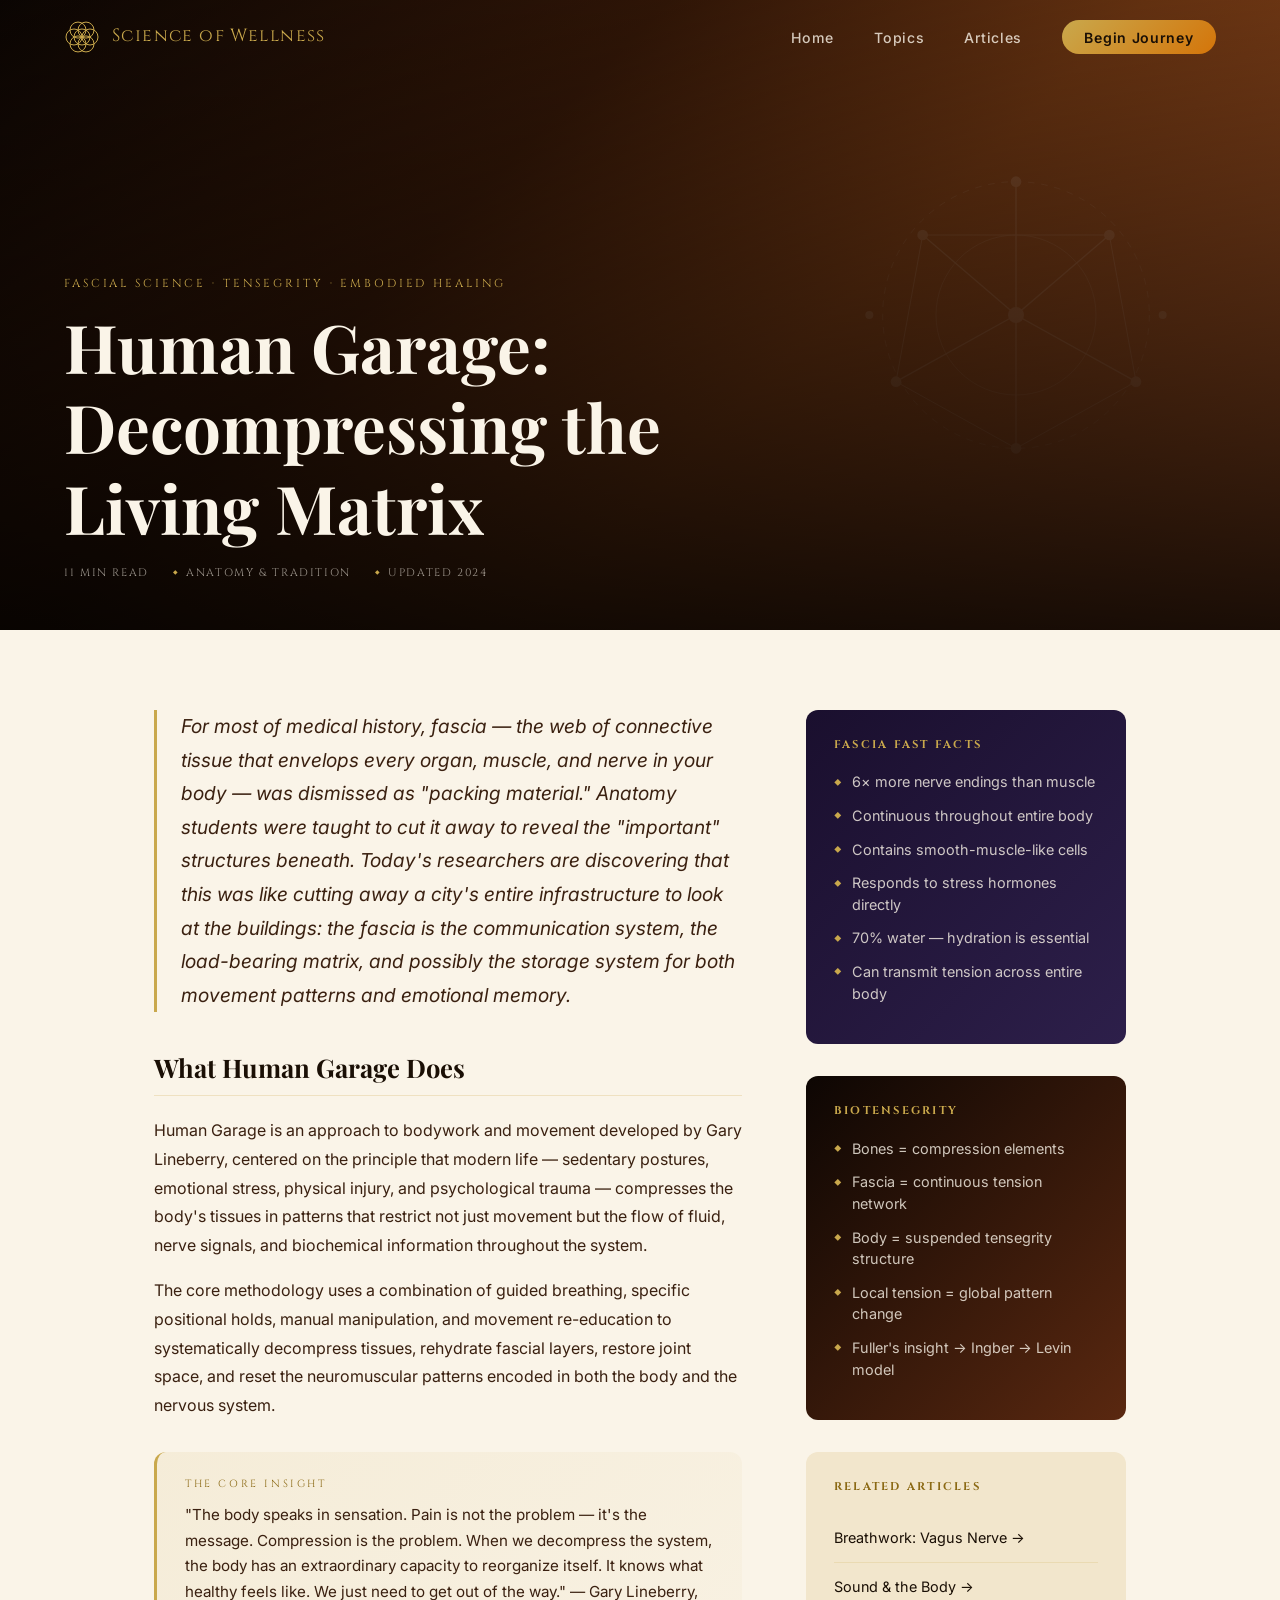
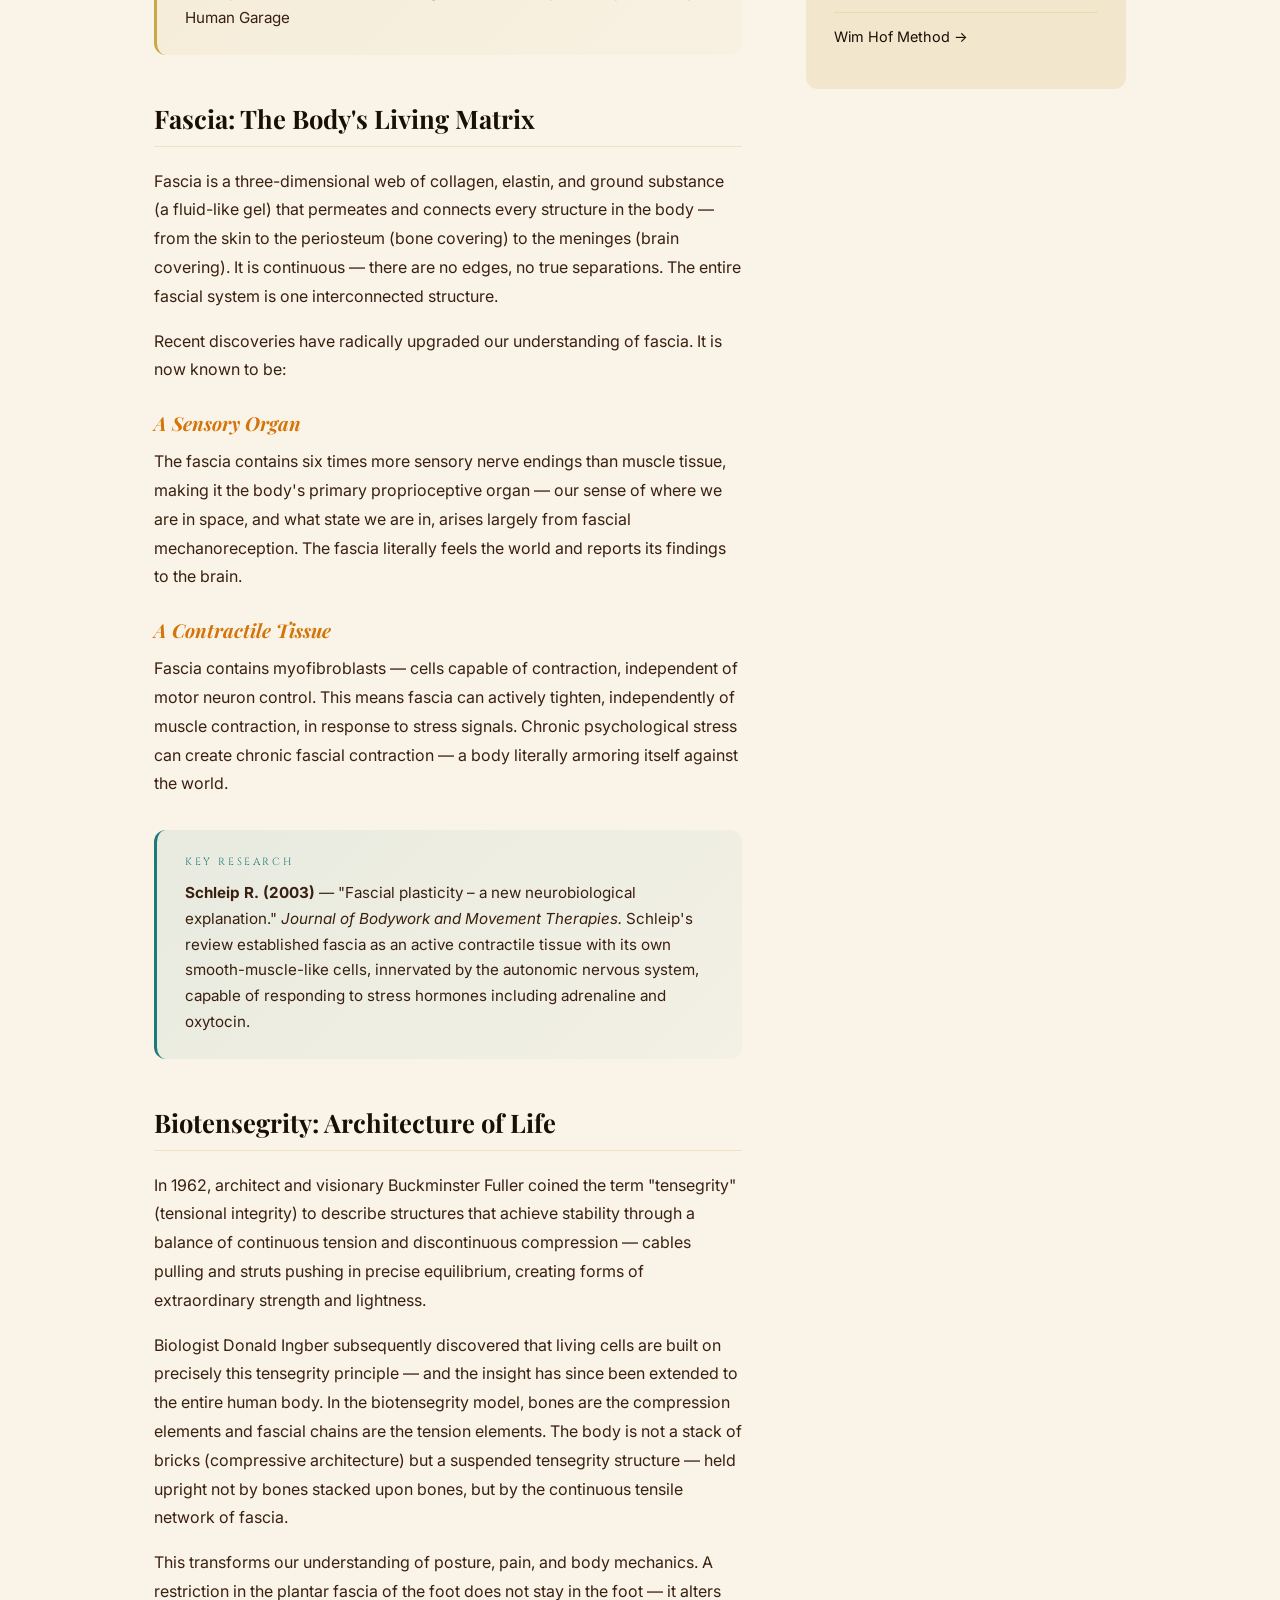
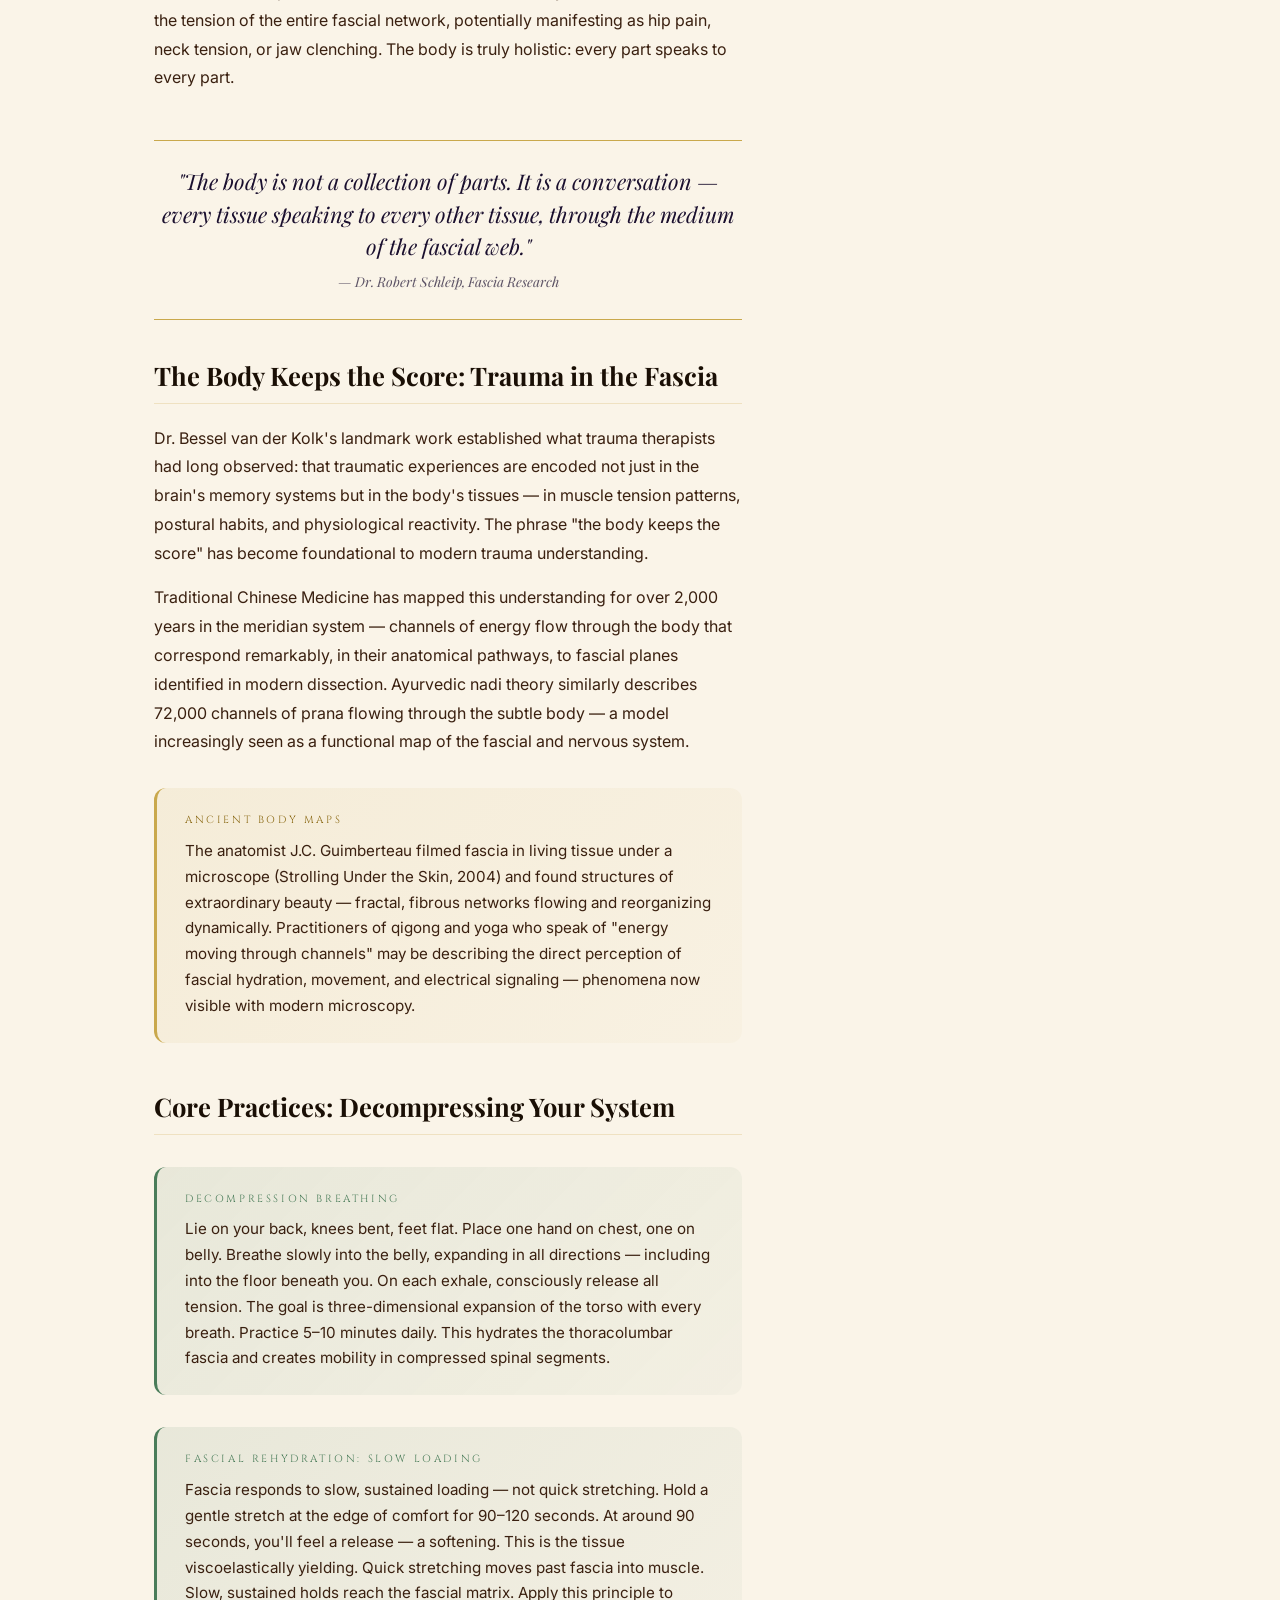
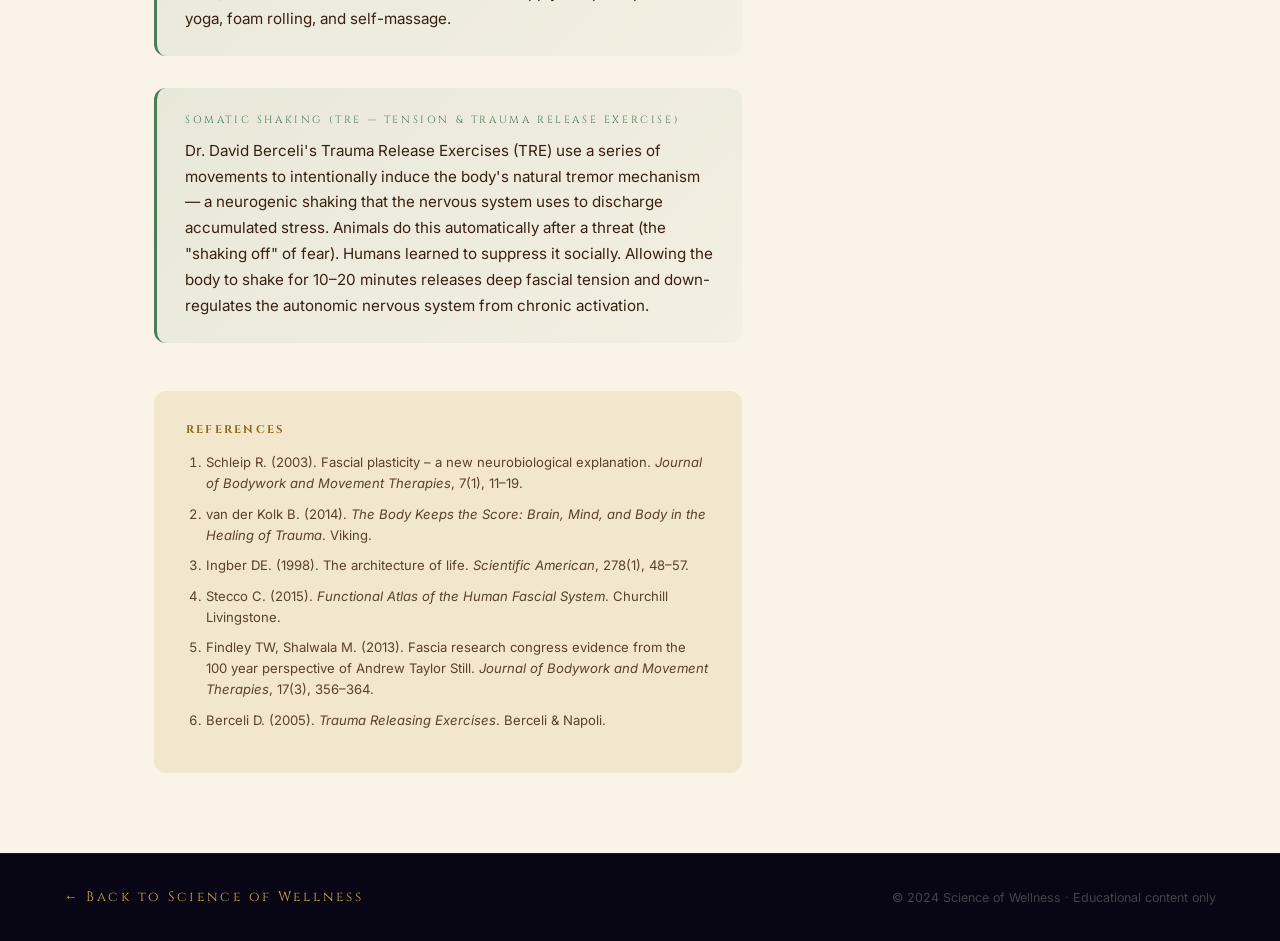
<file: articles/human-garage.html>
<!DOCTYPE html>
<html lang="en">
<head>
  <meta charset="UTF-8">
  <meta name="viewport" content="width=device-width, initial-scale=1.0">
  <meta name="description" content="Human Garage — fascial system, tensegrity, emotional storage in connective tissue, and the science of decompressing the body's living matrix.">
  <title>Human Garage | Science of Wellness</title>
  <link rel="preconnect" href="https://fonts.googleapis.com">
  <link href="https://fonts.googleapis.com/css2?family=Playfair+Display:ital,wght@0,400;0,700;0,900;1,400&family=Cinzel:wght@400;600&family=Inter:wght@300;400;500;600&display=swap" rel="stylesheet">
  <link rel="stylesheet" href="../css/style.css">
</head>
<body class="article-page">

  <nav class="nav scrolled" id="nav">
    <a href="../index.html" class="nav-logo">
      <svg viewBox="0 0 36 36" fill="none" xmlns="http://www.w3.org/2000/svg" aria-hidden="true">
        <circle cx="18" cy="18" r="8" stroke="#C9A84C" stroke-width="1"/>
        <circle cx="26" cy="18" r="8" stroke="#C9A84C" stroke-width="1"/>
        <circle cx="22" cy="11.07" r="8" stroke="#C9A84C" stroke-width="1"/>
        <circle cx="14" cy="11.07" r="8" stroke="#C9A84C" stroke-width="1"/>
        <circle cx="10" cy="18" r="8" stroke="#C9A84C" stroke-width="1"/>
        <circle cx="14" cy="24.93" r="8" stroke="#C9A84C" stroke-width="1"/>
        <circle cx="22" cy="24.93" r="8" stroke="#C9A84C" stroke-width="1"/>
      </svg>
      Science of Wellness
    </a>
    <ul class="nav-links">
      <li><a href="../index.html">Home</a></li>
      <li><a href="../index.html#topics">Topics</a></li>
      <li><a href="../index.html#articles">Articles</a></li>
      <li><a href="../index.html#newsletter" class="nav-cta">Begin Journey</a></li>
    </ul>
  </nav>

  <div class="article-hero">
    <div class="article-hero-bg" style="background: linear-gradient(135deg, #0D0603 0%, #3A1A08 35%, #7A3C14 60%, #B05A28 100%);"></div>
    <!-- Web/network SVG overlay -->
    <svg style="position:absolute;right:5%;top:50%;transform:translateY(-50%);width:min(400px,45vw);opacity:0.1;" viewBox="0 0 300 300" xmlns="http://www.w3.org/2000/svg" aria-hidden="true">
      <circle cx="150" cy="150" r="6" fill="white"/>
      <circle cx="80" cy="90" r="4" fill="white"/>
      <circle cx="220" cy="90" r="4" fill="white"/>
      <circle cx="60" cy="200" r="4" fill="white"/>
      <circle cx="240" cy="200" r="4" fill="white"/>
      <circle cx="150" cy="250" r="4" fill="white"/>
      <circle cx="150" cy="50" r="4" fill="white"/>
      <circle cx="40" cy="150" r="3" fill="white"/>
      <circle cx="260" cy="150" r="3" fill="white"/>
      <line x1="150" y1="150" x2="80" y2="90" stroke="white" stroke-width="1"/>
      <line x1="150" y1="150" x2="220" y2="90" stroke="white" stroke-width="1"/>
      <line x1="150" y1="150" x2="60" y2="200" stroke="white" stroke-width="1"/>
      <line x1="150" y1="150" x2="240" y2="200" stroke="white" stroke-width="1"/>
      <line x1="150" y1="150" x2="150" y2="250" stroke="white" stroke-width="1"/>
      <line x1="150" y1="150" x2="150" y2="50" stroke="white" stroke-width="1"/>
      <line x1="80" y1="90" x2="220" y2="90" stroke="white" stroke-width="0.7"/>
      <line x1="80" y1="90" x2="60" y2="200" stroke="white" stroke-width="0.7"/>
      <line x1="220" y1="90" x2="240" y2="200" stroke="white" stroke-width="0.7"/>
      <line x1="60" y1="200" x2="150" y2="250" stroke="white" stroke-width="0.7"/>
      <line x1="240" y1="200" x2="150" y2="250" stroke="white" stroke-width="0.7"/>
      <circle cx="150" cy="150" r="100" fill="none" stroke="white" stroke-width="0.5" stroke-dasharray="5 5"/>
      <circle cx="150" cy="150" r="60" fill="none" stroke="white" stroke-width="0.5"/>
    </svg>
    <div class="article-hero-overlay"></div>
    <div class="article-hero-content">
      <p class="sacred-label">Fascial Science · Tensegrity · Embodied Healing</p>
      <h1>Human Garage:<br>Decompressing the Living Matrix</h1>
      <div class="article-meta-bar">
        <span class="meta-item">11 min read</span>
        <span class="meta-item">Anatomy &amp; Tradition</span>
        <span class="meta-item">Updated 2024</span>
      </div>
    </div>
  </div>

  <div class="article-layout">
    <main class="article-main">

      <p class="article-lead">
        For most of medical history, fascia — the web of connective tissue that envelops every organ, muscle, and nerve in your body — was dismissed as "packing material." Anatomy students were taught to cut it away to reveal the "important" structures beneath. Today's researchers are discovering that this was like cutting away a city's entire infrastructure to look at the buildings: the fascia is the communication system, the load-bearing matrix, and possibly the storage system for both movement patterns and emotional memory.
      </p>

      <div class="article-section">
        <h2>What Human Garage Does</h2>
        <p>
          Human Garage is an approach to bodywork and movement developed by Gary Lineberry, centered on the principle that modern life — sedentary postures, emotional stress, physical injury, and psychological trauma — compresses the body's tissues in patterns that restrict not just movement but the flow of fluid, nerve signals, and biochemical information throughout the system.
        </p>
        <p>
          The core methodology uses a combination of guided breathing, specific positional holds, manual manipulation, and movement re-education to systematically decompress tissues, rehydrate fascial layers, restore joint space, and reset the neuromuscular patterns encoded in both the body and the nervous system.
        </p>

        <div class="callout callout-wisdom">
          <p class="callout-label">The Core Insight</p>
          <p>"The body speaks in sensation. Pain is not the problem — it's the message. Compression is the problem. When we decompress the system, the body has an extraordinary capacity to reorganize itself. It knows what healthy feels like. We just need to get out of the way." — Gary Lineberry, Human Garage</p>
        </div>
      </div>

      <div class="article-section">
        <h2>Fascia: The Body's Living Matrix</h2>
        <p>
          Fascia is a three-dimensional web of collagen, elastin, and ground substance (a fluid-like gel) that permeates and connects every structure in the body — from the skin to the periosteum (bone covering) to the meninges (brain covering). It is continuous — there are no edges, no true separations. The entire fascial system is one interconnected structure.
        </p>
        <p>
          Recent discoveries have radically upgraded our understanding of fascia. It is now known to be:
        </p>

        <h3>A Sensory Organ</h3>
        <p>
          The fascia contains six times more sensory nerve endings than muscle tissue, making it the body's primary proprioceptive organ — our sense of where we are in space, and what state we are in, arises largely from fascial mechanoreception. The fascia literally feels the world and reports its findings to the brain.
        </p>

        <h3>A Contractile Tissue</h3>
        <p>
          Fascia contains myofibroblasts — cells capable of contraction, independent of motor neuron control. This means fascia can actively tighten, independently of muscle contraction, in response to stress signals. Chronic psychological stress can create chronic fascial contraction — a body literally armoring itself against the world.
        </p>

        <div class="callout callout-science">
          <p class="callout-label">Key Research</p>
          <p><strong>Schleip R. (2003)</strong> — "Fascial plasticity – a new neurobiological explanation." <em>Journal of Bodywork and Movement Therapies.</em> Schleip's review established fascia as an active contractile tissue with its own smooth-muscle-like cells, innervated by the autonomic nervous system, capable of responding to stress hormones including adrenaline and oxytocin.</p>
        </div>
      </div>

      <div class="article-section">
        <h2>Biotensegrity: Architecture of Life</h2>
        <p>
          In 1962, architect and visionary Buckminster Fuller coined the term "tensegrity" (tensional integrity) to describe structures that achieve stability through a balance of continuous tension and discontinuous compression — cables pulling and struts pushing in precise equilibrium, creating forms of extraordinary strength and lightness.
        </p>
        <p>
          Biologist Donald Ingber subsequently discovered that living cells are built on precisely this tensegrity principle — and the insight has since been extended to the entire human body. In the biotensegrity model, bones are the compression elements and fascial chains are the tension elements. The body is not a stack of bricks (compressive architecture) but a suspended tensegrity structure — held upright not by bones stacked upon bones, but by the continuous tensile network of fascia.
        </p>
        <p>
          This transforms our understanding of posture, pain, and body mechanics. A restriction in the plantar fascia of the foot does not stay in the foot — it alters the tension of the entire fascial network, potentially manifesting as hip pain, neck tension, or jaw clenching. The body is truly holistic: every part speaks to every part.
        </p>
      </div>

      <div class="pull-quote">
        "The body is not a collection of parts. It is a conversation — every tissue speaking to every other tissue, through the medium of the fascial web."
        <br><span style="font-size:0.85rem;opacity:0.7;">— Dr. Robert Schleip, Fascia Research</span>
      </div>

      <div class="article-section">
        <h2>The Body Keeps the Score: Trauma in the Fascia</h2>
        <p>
          Dr. Bessel van der Kolk's landmark work established what trauma therapists had long observed: that traumatic experiences are encoded not just in the brain's memory systems but in the body's tissues — in muscle tension patterns, postural habits, and physiological reactivity. The phrase "the body keeps the score" has become foundational to modern trauma understanding.
        </p>
        <p>
          Traditional Chinese Medicine has mapped this understanding for over 2,000 years in the meridian system — channels of energy flow through the body that correspond remarkably, in their anatomical pathways, to fascial planes identified in modern dissection. Ayurvedic nadi theory similarly describes 72,000 channels of prana flowing through the subtle body — a model increasingly seen as a functional map of the fascial and nervous system.
        </p>

        <div class="callout callout-wisdom">
          <p class="callout-label">Ancient Body Maps</p>
          <p>The anatomist J.C. Guimberteau filmed fascia in living tissue under a microscope (Strolling Under the Skin, 2004) and found structures of extraordinary beauty — fractal, fibrous networks flowing and reorganizing dynamically. Practitioners of qigong and yoga who speak of "energy moving through channels" may be describing the direct perception of fascial hydration, movement, and electrical signaling — phenomena now visible with modern microscopy.</p>
        </div>
      </div>

      <div class="article-section">
        <h2>Core Practices: Decompressing Your System</h2>

        <div class="callout callout-practice">
          <p class="callout-label">Decompression Breathing</p>
          <p>Lie on your back, knees bent, feet flat. Place one hand on chest, one on belly. Breathe slowly into the belly, expanding in all directions — including into the floor beneath you. On each exhale, consciously release all tension. The goal is three-dimensional expansion of the torso with every breath. Practice 5–10 minutes daily. This hydrates the thoracolumbar fascia and creates mobility in compressed spinal segments.</p>
        </div>

        <div class="callout callout-practice">
          <p class="callout-label">Fascial Rehydration: Slow Loading</p>
          <p>Fascia responds to slow, sustained loading — not quick stretching. Hold a gentle stretch at the edge of comfort for 90–120 seconds. At around 90 seconds, you'll feel a release — a softening. This is the tissue viscoelastically yielding. Quick stretching moves past fascia into muscle. Slow, sustained holds reach the fascial matrix. Apply this principle to yoga, foam rolling, and self-massage.</p>
        </div>

        <div class="callout callout-practice">
          <p class="callout-label">Somatic Shaking (TRE — Tension &amp; Trauma Release Exercise)</p>
          <p>Dr. David Berceli's Trauma Release Exercises (TRE) use a series of movements to intentionally induce the body's natural tremor mechanism — a neurogenic shaking that the nervous system uses to discharge accumulated stress. Animals do this automatically after a threat (the "shaking off" of fear). Humans learned to suppress it socially. Allowing the body to shake for 10–20 minutes releases deep fascial tension and down-regulates the autonomic nervous system from chronic activation.</p>
        </div>
      </div>

      <div class="references">
        <h4>References</h4>
        <ol>
          <li>Schleip R. (2003). Fascial plasticity – a new neurobiological explanation. <em>Journal of Bodywork and Movement Therapies</em>, 7(1), 11–19.</li>
          <li>van der Kolk B. (2014). <em>The Body Keeps the Score: Brain, Mind, and Body in the Healing of Trauma</em>. Viking.</li>
          <li>Ingber DE. (1998). The architecture of life. <em>Scientific American</em>, 278(1), 48–57.</li>
          <li>Stecco C. (2015). <em>Functional Atlas of the Human Fascial System</em>. Churchill Livingstone.</li>
          <li>Findley TW, Shalwala M. (2013). Fascia research congress evidence from the 100 year perspective of Andrew Taylor Still. <em>Journal of Bodywork and Movement Therapies</em>, 17(3), 356–364.</li>
          <li>Berceli D. (2005). <em>Trauma Releasing Exercises</em>. Berceli &amp; Napoli.</li>
        </ol>
      </div>

    </main>

    <aside class="article-sidebar">
      <div class="sidebar-card">
        <h4>Fascia Fast Facts</h4>
        <ul>
          <li>6× more nerve endings than muscle</li>
          <li>Continuous throughout entire body</li>
          <li>Contains smooth-muscle-like cells</li>
          <li>Responds to stress hormones directly</li>
          <li>70% water — hydration is essential</li>
          <li>Can transmit tension across entire body</li>
        </ul>
      </div>

      <div class="sidebar-card" style="background: linear-gradient(135deg, #0D0603, #5A2810);">
        <h4>Biotensegrity</h4>
        <ul>
          <li>Bones = compression elements</li>
          <li>Fascia = continuous tension network</li>
          <li>Body = suspended tensegrity structure</li>
          <li>Local tension = global pattern change</li>
          <li>Fuller's insight → Ingber → Levin model</li>
        </ul>
      </div>

      <div class="sidebar-related sidebar-card">
        <h4>Related Articles</h4>
        <a href="breathwork.html">Breathwork: Vagus Nerve →</a>
        <a href="sound-healing.html">Sound &amp; the Body →</a>
        <a href="wim-hof.html">Wim Hof Method →</a>
      </div>
    </aside>
  </div>

  <footer style="background:var(--deep-night);padding:2rem 5%;border-top:1px solid rgba(201,168,76,0.1);">
    <div style="max-width:1200px;margin:0 auto;display:flex;justify-content:space-between;align-items:center;flex-wrap:wrap;gap:1rem;">
      <a href="../index.html" style="font-family:var(--font-sacred);color:var(--gold);font-size:0.85rem;letter-spacing:0.2em;">← Back to Science of Wellness</a>
      <p style="color:rgba(250,244,232,0.25);font-size:0.78rem;margin:0;">© 2024 Science of Wellness · Educational content only</p>
    </div>
  </footer>

  <script src="../js/main.js"></script>
</body>
</html>
</file>
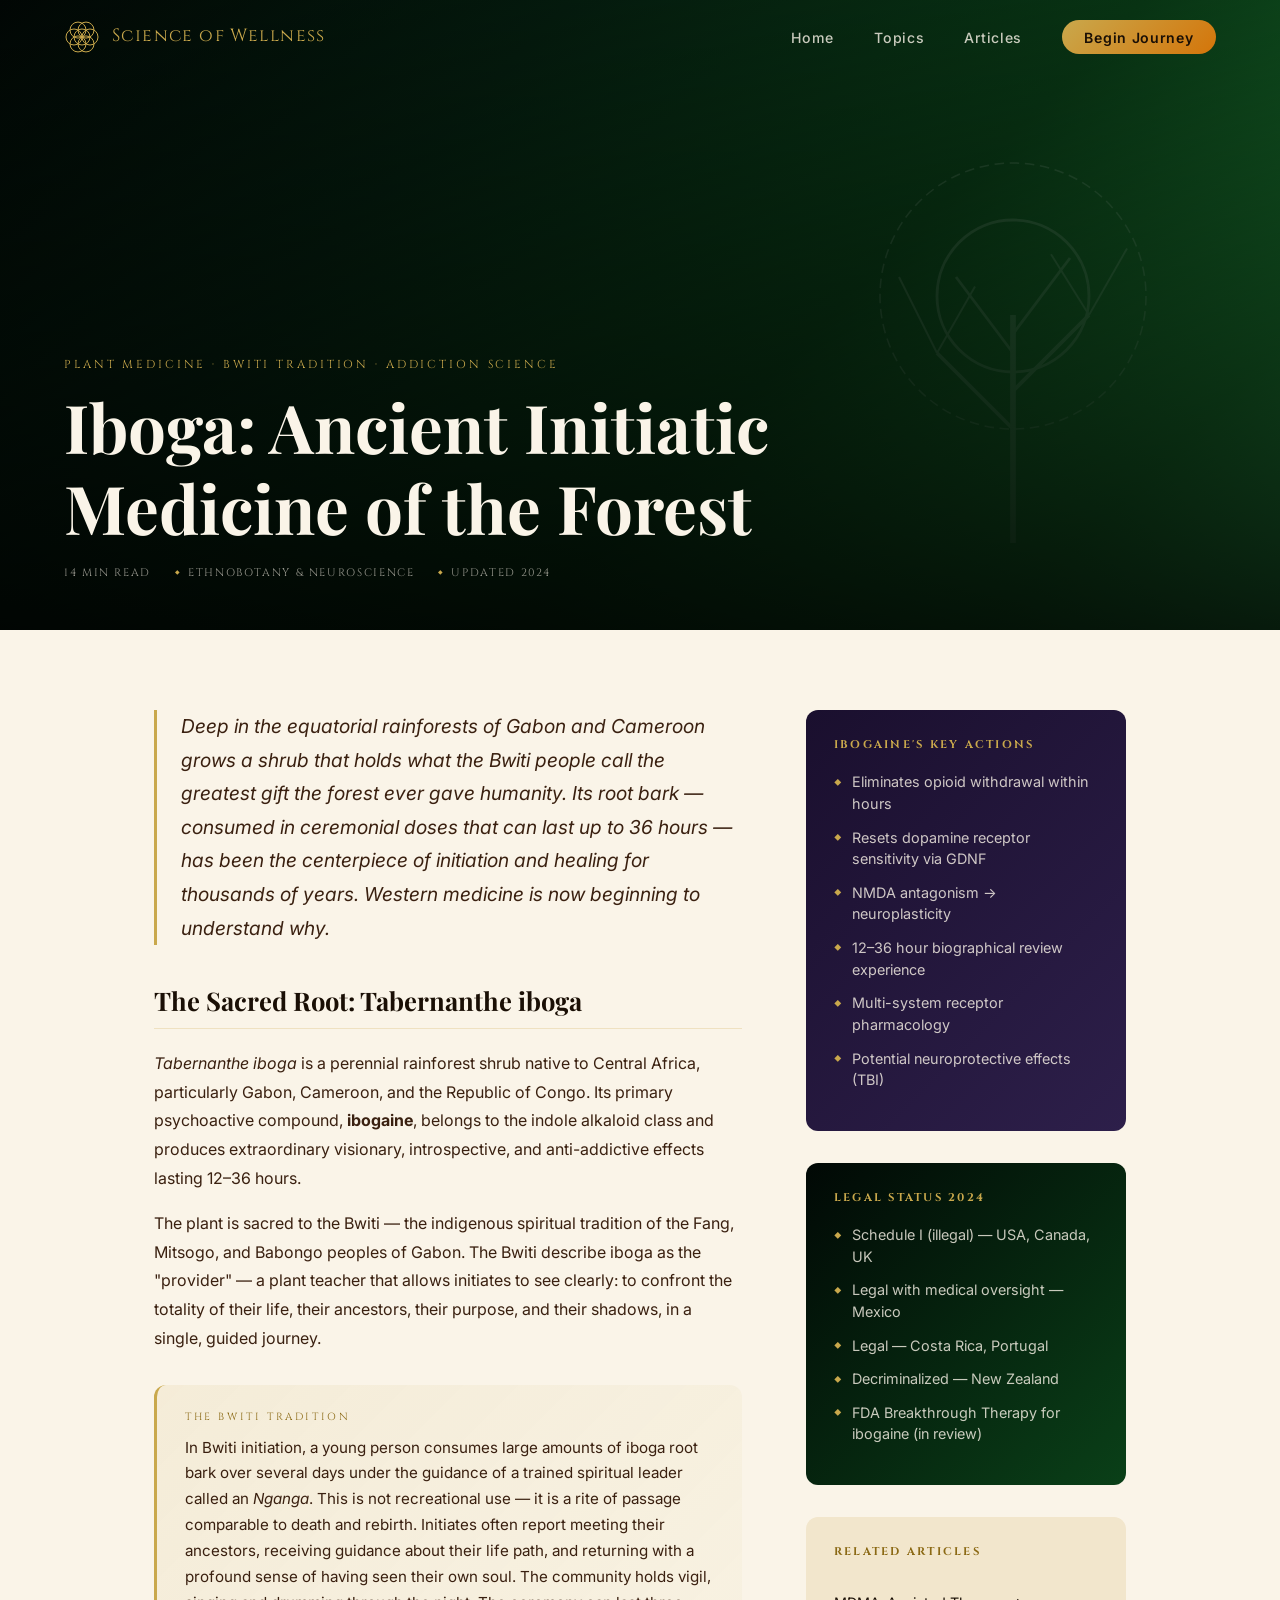
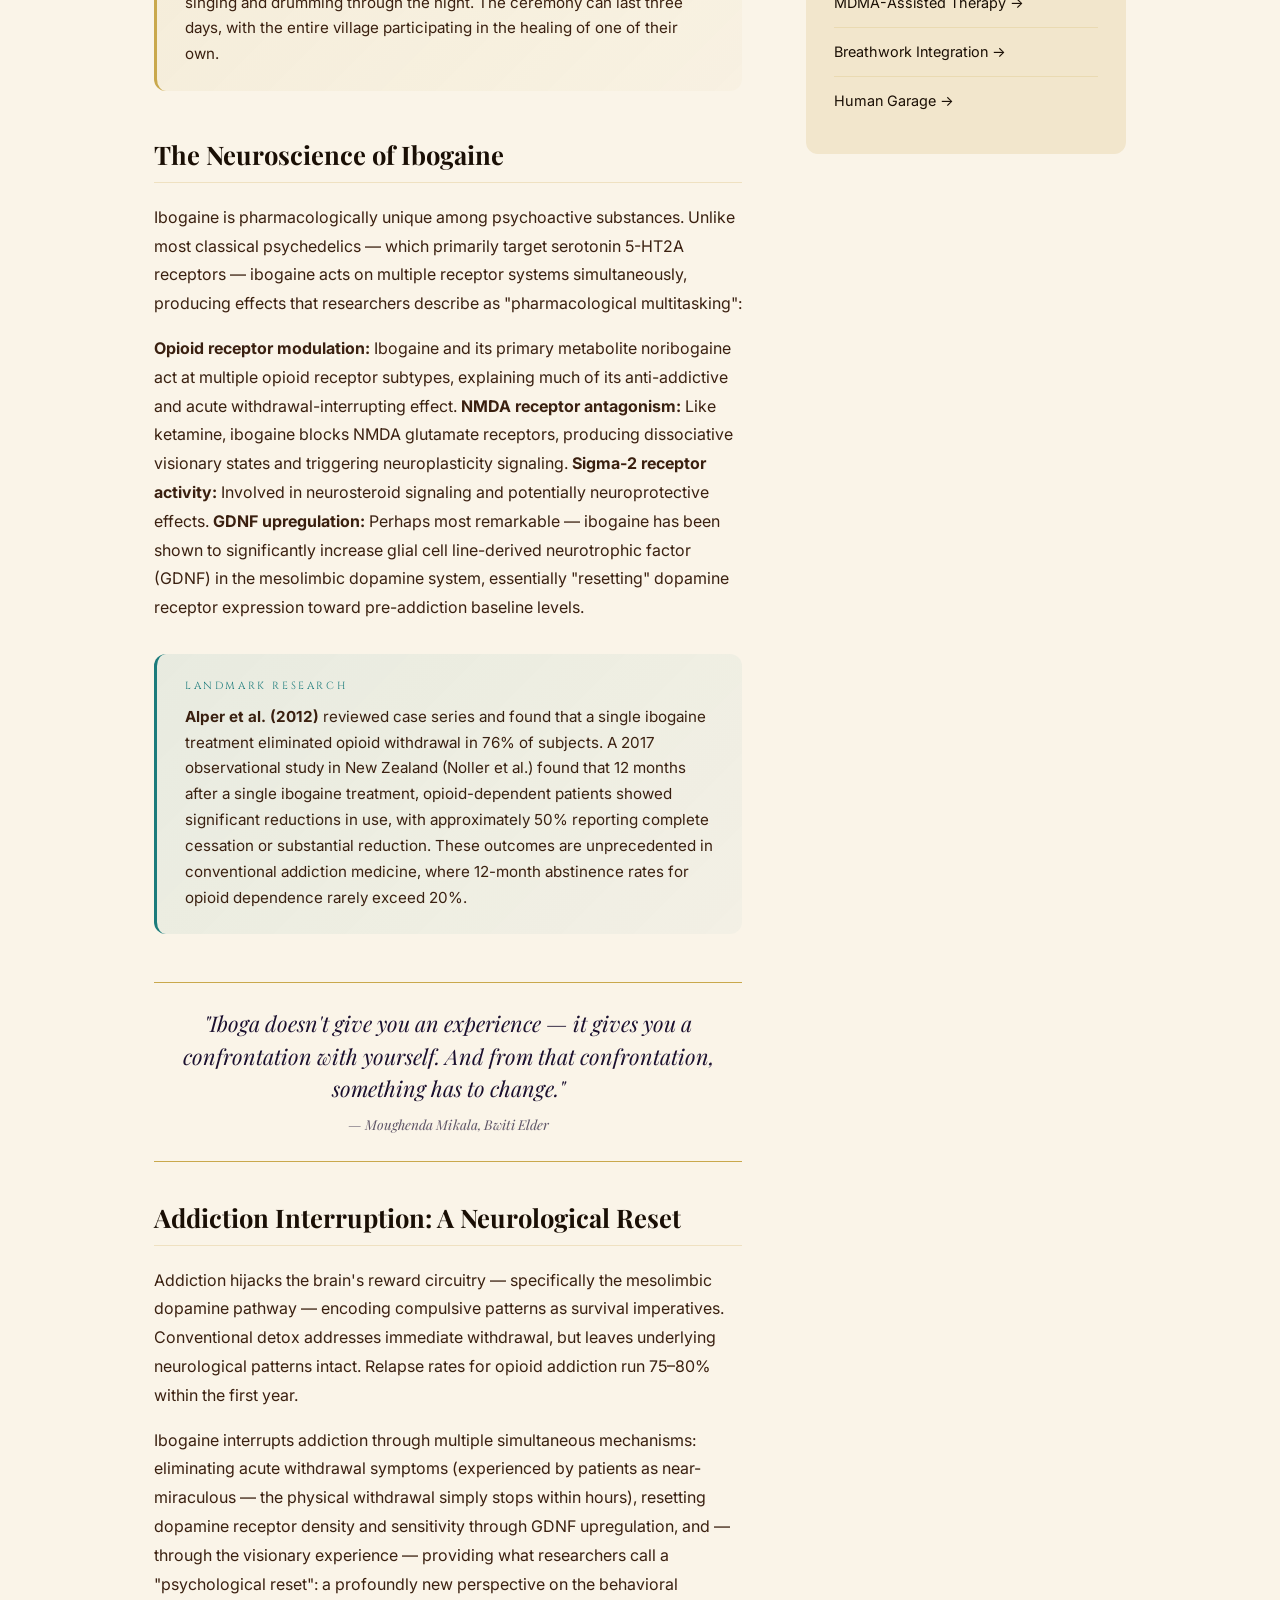
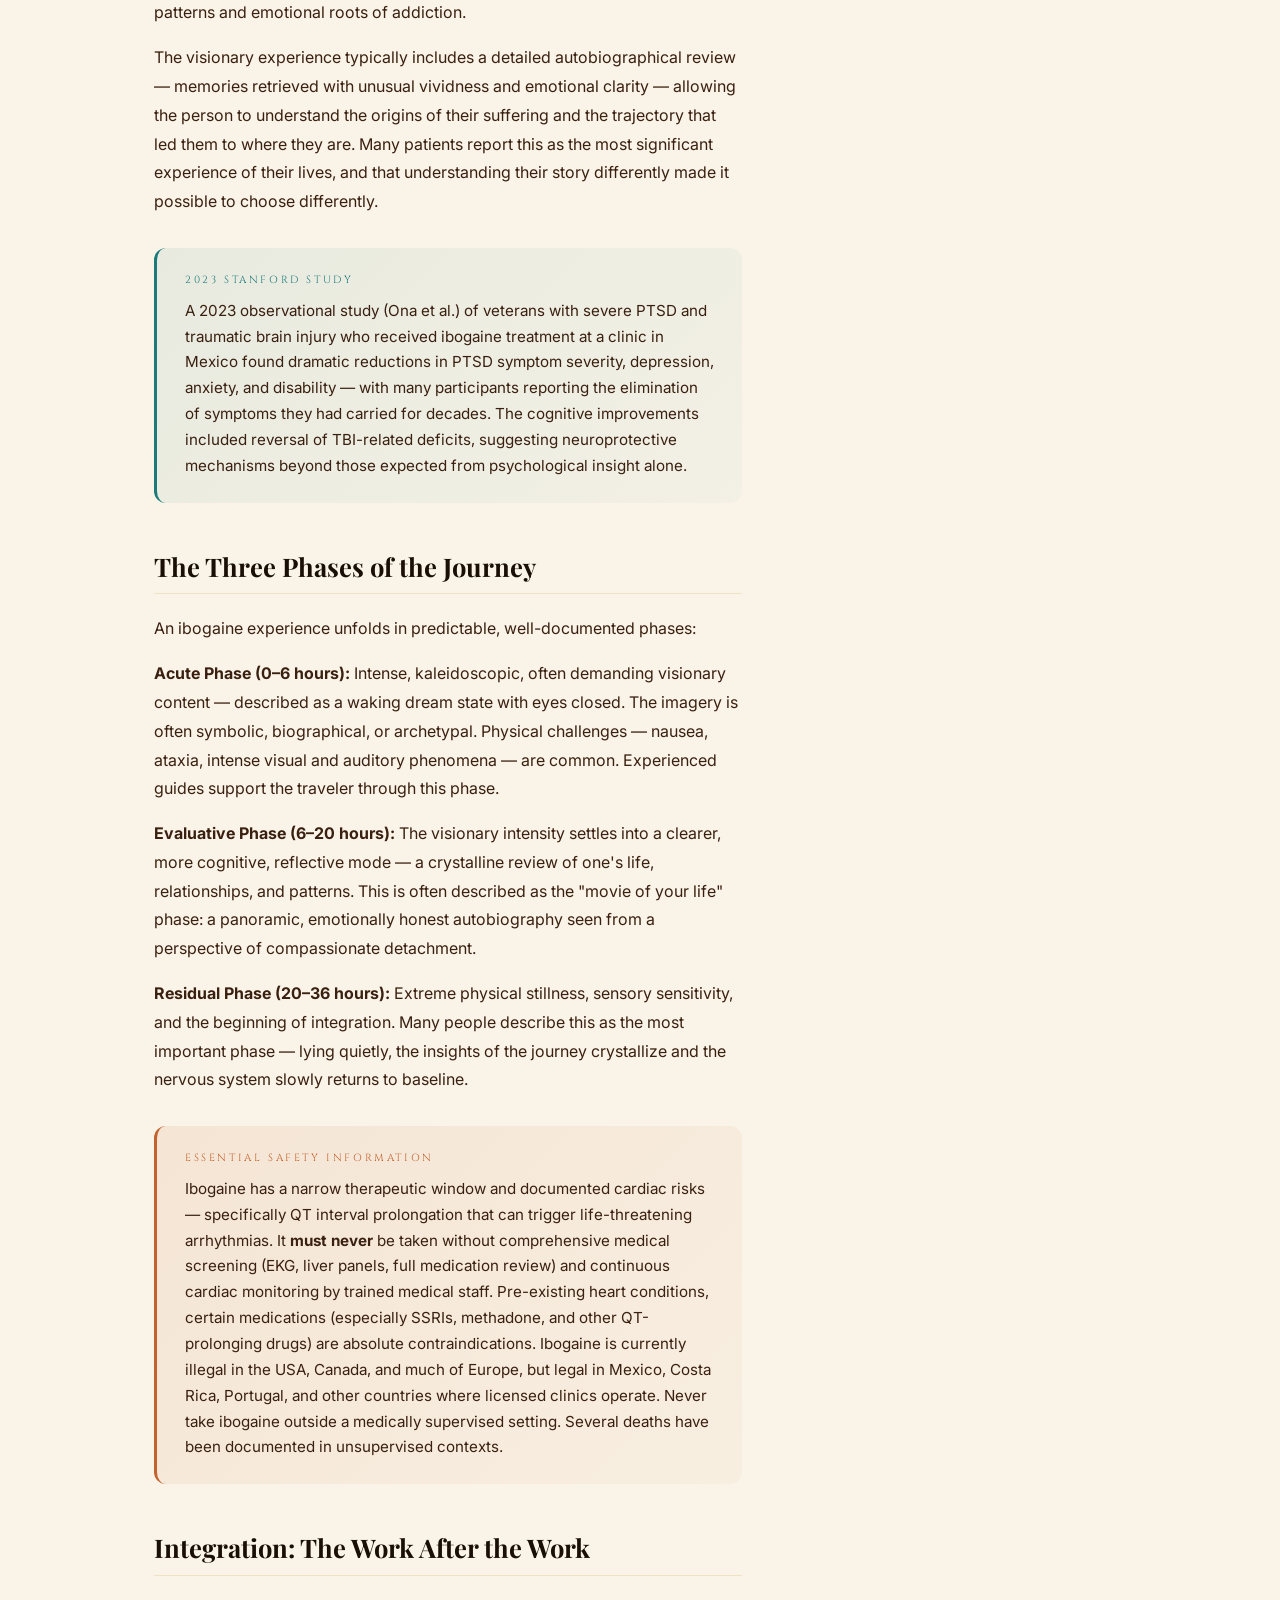
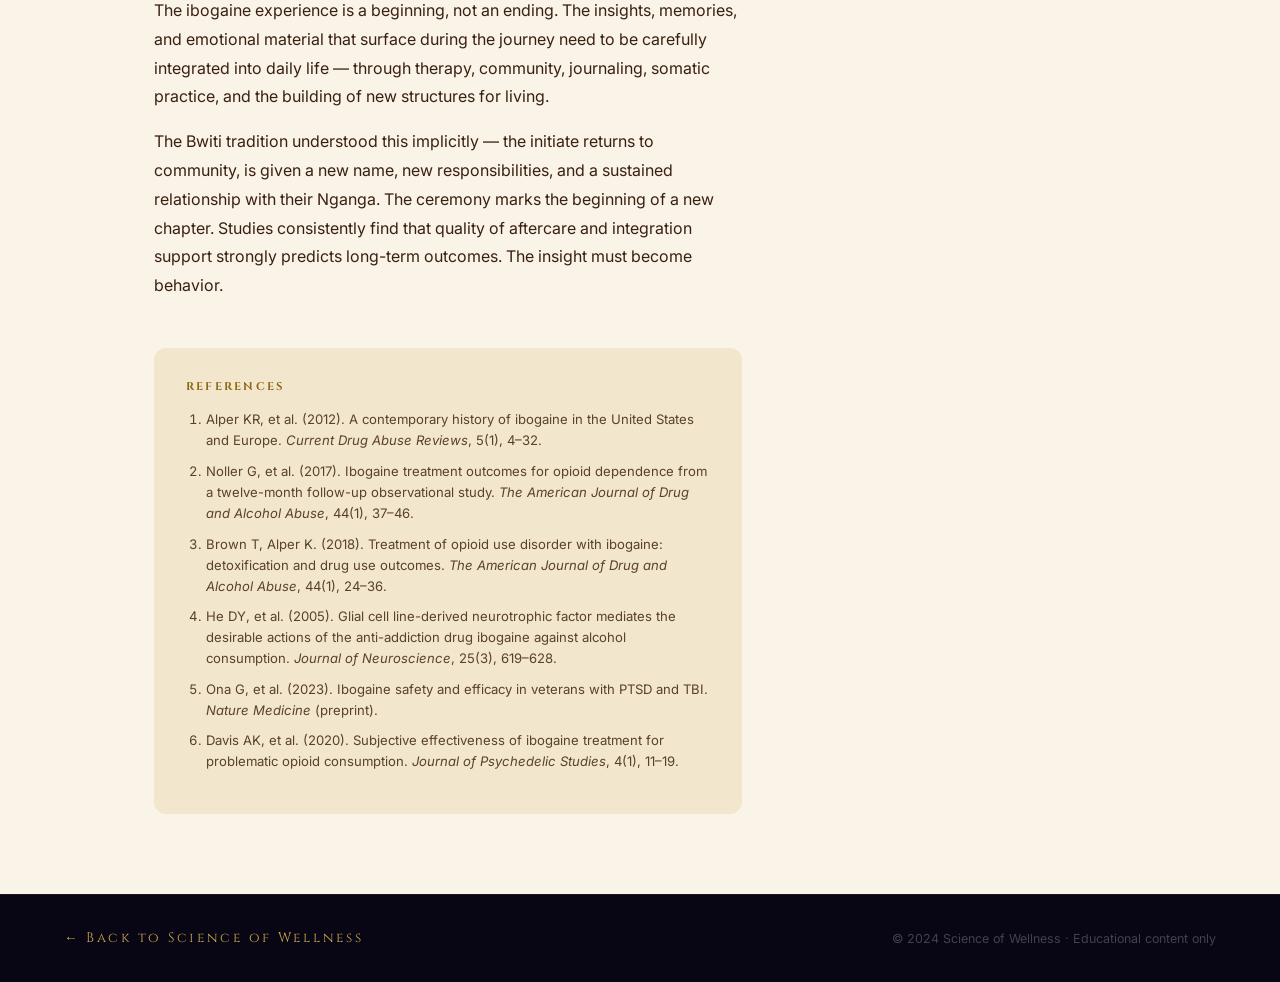
<file: articles/iboga.html>
<!DOCTYPE html>
<html lang="en">
<head>
  <meta charset="UTF-8">
  <meta name="viewport" content="width=device-width, initial-scale=1.0">
  <meta name="description" content="Iboga — the sacred root of the Bwiti tradition, ibogaine addiction treatment, and the neuroscience of the visionary plant medicine from Central Africa.">
  <title>Iboga | Science of Wellness</title>
  <link rel="preconnect" href="https://fonts.googleapis.com">
  <link href="https://fonts.googleapis.com/css2?family=Playfair+Display:ital,wght@0,400;0,700;0,900;1,400&family=Cinzel:wght@400;600&family=Inter:wght@300;400;500;600&display=swap" rel="stylesheet">
  <link rel="stylesheet" href="../css/style.css">
</head>
<body class="article-page">

  <nav class="nav scrolled" id="nav">
    <a href="../index.html" class="nav-logo">
      <svg viewBox="0 0 36 36" fill="none" xmlns="http://www.w3.org/2000/svg" aria-hidden="true">
        <circle cx="18" cy="18" r="8" stroke="#C9A84C" stroke-width="1"/>
        <circle cx="26" cy="18" r="8" stroke="#C9A84C" stroke-width="1"/>
        <circle cx="22" cy="11.07" r="8" stroke="#C9A84C" stroke-width="1"/>
        <circle cx="14" cy="11.07" r="8" stroke="#C9A84C" stroke-width="1"/>
        <circle cx="10" cy="18" r="8" stroke="#C9A84C" stroke-width="1"/>
        <circle cx="14" cy="24.93" r="8" stroke="#C9A84C" stroke-width="1"/>
        <circle cx="22" cy="24.93" r="8" stroke="#C9A84C" stroke-width="1"/>
      </svg>
      Science of Wellness
    </a>
    <ul class="nav-links">
      <li><a href="../index.html">Home</a></li>
      <li><a href="../index.html#topics">Topics</a></li>
      <li><a href="../index.html#articles">Articles</a></li>
      <li><a href="../index.html#newsletter" class="nav-cta">Begin Journey</a></li>
    </ul>
  </nav>

  <div class="article-hero">
    <div class="article-hero-bg" style="background: linear-gradient(135deg, #010805 0%, #052010 30%, #0A4018 60%, #1A7A30 85%, #2FAF50 100%);"></div>
    <svg style="position:absolute;right:6%;top:50%;transform:translateY(-50%);width:min(380px,40vw);opacity:0.12;" viewBox="0 0 200 280" xmlns="http://www.w3.org/2000/svg" aria-hidden="true">
      <line x1="100" y1="260" x2="100" y2="140" stroke="white" stroke-width="3"/>
      <line x1="100" y1="200" x2="60" y2="160" stroke="white" stroke-width="2"/>
      <line x1="100" y1="180" x2="140" y2="140" stroke="white" stroke-width="2"/>
      <line x1="100" y1="160" x2="70" y2="120" stroke="white" stroke-width="1.5"/>
      <line x1="100" y1="150" x2="130" y2="110" stroke="white" stroke-width="1.5"/>
      <line x1="60" y1="160" x2="40" y2="120" stroke="white" stroke-width="1"/>
      <line x1="60" y1="160" x2="80" y2="125" stroke="white" stroke-width="1"/>
      <line x1="140" y1="140" x2="160" y2="105" stroke="white" stroke-width="1"/>
      <line x1="140" y1="140" x2="120" y2="108" stroke="white" stroke-width="1"/>
      <circle cx="100" cy="130" r="40" fill="none" stroke="white" stroke-width="1.5"/>
      <circle cx="100" cy="130" r="70" fill="none" stroke="white" stroke-width="0.8" stroke-dasharray="5 3"/>
    </svg>
    <div class="article-hero-overlay"></div>
    <div class="article-hero-content">
      <p class="sacred-label">Plant Medicine · Bwiti Tradition · Addiction Science</p>
      <h1>Iboga: Ancient Initiatic<br>Medicine of the Forest</h1>
      <div class="article-meta-bar">
        <span class="meta-item">14 min read</span>
        <span class="meta-item">Ethnobotany &amp; Neuroscience</span>
        <span class="meta-item">Updated 2024</span>
      </div>
    </div>
  </div>

  <div class="article-layout">
    <main class="article-main">

      <p class="article-lead">
        Deep in the equatorial rainforests of Gabon and Cameroon grows a shrub that holds what the Bwiti people call the greatest gift the forest ever gave humanity. Its root bark — consumed in ceremonial doses that can last up to 36 hours — has been the centerpiece of initiation and healing for thousands of years. Western medicine is now beginning to understand why.
      </p>

      <div class="article-section">
        <h2>The Sacred Root: Tabernanthe iboga</h2>
        <p>
          <em>Tabernanthe iboga</em> is a perennial rainforest shrub native to Central Africa, particularly Gabon, Cameroon, and the Republic of Congo. Its primary psychoactive compound, <strong>ibogaine</strong>, belongs to the indole alkaloid class and produces extraordinary visionary, introspective, and anti-addictive effects lasting 12–36 hours.
        </p>
        <p>
          The plant is sacred to the Bwiti — the indigenous spiritual tradition of the Fang, Mitsogo, and Babongo peoples of Gabon. The Bwiti describe iboga as the "provider" — a plant teacher that allows initiates to see clearly: to confront the totality of their life, their ancestors, their purpose, and their shadows, in a single, guided journey.
        </p>

        <div class="callout callout-wisdom">
          <p class="callout-label">The Bwiti Tradition</p>
          <p>In Bwiti initiation, a young person consumes large amounts of iboga root bark over several days under the guidance of a trained spiritual leader called an <em>Nganga</em>. This is not recreational use — it is a rite of passage comparable to death and rebirth. Initiates often report meeting their ancestors, receiving guidance about their life path, and returning with a profound sense of having seen their own soul. The community holds vigil, singing and drumming through the night. The ceremony can last three days, with the entire village participating in the healing of one of their own.</p>
        </div>
      </div>

      <div class="article-section">
        <h2>The Neuroscience of Ibogaine</h2>
        <p>
          Ibogaine is pharmacologically unique among psychoactive substances. Unlike most classical psychedelics — which primarily target serotonin 5-HT2A receptors — ibogaine acts on multiple receptor systems simultaneously, producing effects that researchers describe as "pharmacological multitasking":
        </p>
        <p>
          <strong>Opioid receptor modulation:</strong> Ibogaine and its primary metabolite noribogaine act at multiple opioid receptor subtypes, explaining much of its anti-addictive and acute withdrawal-interrupting effect. <strong>NMDA receptor antagonism:</strong> Like ketamine, ibogaine blocks NMDA glutamate receptors, producing dissociative visionary states and triggering neuroplasticity signaling. <strong>Sigma-2 receptor activity:</strong> Involved in neurosteroid signaling and potentially neuroprotective effects. <strong>GDNF upregulation:</strong> Perhaps most remarkable — ibogaine has been shown to significantly increase glial cell line-derived neurotrophic factor (GDNF) in the mesolimbic dopamine system, essentially "resetting" dopamine receptor expression toward pre-addiction baseline levels.
        </p>

        <div class="callout callout-science">
          <p class="callout-label">Landmark Research</p>
          <p><strong>Alper et al. (2012)</strong> reviewed case series and found that a single ibogaine treatment eliminated opioid withdrawal in 76% of subjects. A 2017 observational study in New Zealand (Noller et al.) found that 12 months after a single ibogaine treatment, opioid-dependent patients showed significant reductions in use, with approximately 50% reporting complete cessation or substantial reduction. These outcomes are unprecedented in conventional addiction medicine, where 12-month abstinence rates for opioid dependence rarely exceed 20%.</p>
        </div>
      </div>

      <div class="pull-quote">
        "Iboga doesn't give you an experience — it gives you a confrontation with yourself. And from that confrontation, something has to change."
        <br><span style="font-size:0.85rem;opacity:0.7;">— Moughenda Mikala, Bwiti Elder</span>
      </div>

      <div class="article-section">
        <h2>Addiction Interruption: A Neurological Reset</h2>
        <p>
          Addiction hijacks the brain's reward circuitry — specifically the mesolimbic dopamine pathway — encoding compulsive patterns as survival imperatives. Conventional detox addresses immediate withdrawal, but leaves underlying neurological patterns intact. Relapse rates for opioid addiction run 75–80% within the first year.
        </p>
        <p>
          Ibogaine interrupts addiction through multiple simultaneous mechanisms: eliminating acute withdrawal symptoms (experienced by patients as near-miraculous — the physical withdrawal simply stops within hours), resetting dopamine receptor density and sensitivity through GDNF upregulation, and — through the visionary experience — providing what researchers call a "psychological reset": a profoundly new perspective on the behavioral patterns and emotional roots of addiction.
        </p>
        <p>
          The visionary experience typically includes a detailed autobiographical review — memories retrieved with unusual vividness and emotional clarity — allowing the person to understand the origins of their suffering and the trajectory that led them to where they are. Many patients report this as the most significant experience of their lives, and that understanding their story differently made it possible to choose differently.
        </p>

        <div class="callout callout-science">
          <p class="callout-label">2023 Stanford Study</p>
          <p>A 2023 observational study (Ona et al.) of veterans with severe PTSD and traumatic brain injury who received ibogaine treatment at a clinic in Mexico found dramatic reductions in PTSD symptom severity, depression, anxiety, and disability — with many participants reporting the elimination of symptoms they had carried for decades. The cognitive improvements included reversal of TBI-related deficits, suggesting neuroprotective mechanisms beyond those expected from psychological insight alone.</p>
        </div>
      </div>

      <div class="article-section">
        <h2>The Three Phases of the Journey</h2>
        <p>
          An ibogaine experience unfolds in predictable, well-documented phases:
        </p>
        <p>
          <strong>Acute Phase (0–6 hours):</strong> Intense, kaleidoscopic, often demanding visionary content — described as a waking dream state with eyes closed. The imagery is often symbolic, biographical, or archetypal. Physical challenges — nausea, ataxia, intense visual and auditory phenomena — are common. Experienced guides support the traveler through this phase.
        </p>
        <p>
          <strong>Evaluative Phase (6–20 hours):</strong> The visionary intensity settles into a clearer, more cognitive, reflective mode — a crystalline review of one's life, relationships, and patterns. This is often described as the "movie of your life" phase: a panoramic, emotionally honest autobiography seen from a perspective of compassionate detachment.
        </p>
        <p>
          <strong>Residual Phase (20–36 hours):</strong> Extreme physical stillness, sensory sensitivity, and the beginning of integration. Many people describe this as the most important phase — lying quietly, the insights of the journey crystallize and the nervous system slowly returns to baseline.
        </p>

        <div class="callout callout-caution">
          <p class="callout-label">Essential Safety Information</p>
          <p>Ibogaine has a narrow therapeutic window and documented cardiac risks — specifically QT interval prolongation that can trigger life-threatening arrhythmias. It <strong>must never</strong> be taken without comprehensive medical screening (EKG, liver panels, full medication review) and continuous cardiac monitoring by trained medical staff. Pre-existing heart conditions, certain medications (especially SSRIs, methadone, and other QT-prolonging drugs) are absolute contraindications. Ibogaine is currently illegal in the USA, Canada, and much of Europe, but legal in Mexico, Costa Rica, Portugal, and other countries where licensed clinics operate. Never take ibogaine outside a medically supervised setting. Several deaths have been documented in unsupervised contexts.</p>
        </div>
      </div>

      <div class="article-section">
        <h2>Integration: The Work After the Work</h2>
        <p>
          The ibogaine experience is a beginning, not an ending. The insights, memories, and emotional material that surface during the journey need to be carefully integrated into daily life — through therapy, community, journaling, somatic practice, and the building of new structures for living.
        </p>
        <p>
          The Bwiti tradition understood this implicitly — the initiate returns to community, is given a new name, new responsibilities, and a sustained relationship with their Nganga. The ceremony marks the beginning of a new chapter. Studies consistently find that quality of aftercare and integration support strongly predicts long-term outcomes. The insight must become behavior.
        </p>
      </div>

      <div class="references">
        <h4>References</h4>
        <ol>
          <li>Alper KR, et al. (2012). A contemporary history of ibogaine in the United States and Europe. <em>Current Drug Abuse Reviews</em>, 5(1), 4–32.</li>
          <li>Noller G, et al. (2017). Ibogaine treatment outcomes for opioid dependence from a twelve-month follow-up observational study. <em>The American Journal of Drug and Alcohol Abuse</em>, 44(1), 37–46.</li>
          <li>Brown T, Alper K. (2018). Treatment of opioid use disorder with ibogaine: detoxification and drug use outcomes. <em>The American Journal of Drug and Alcohol Abuse</em>, 44(1), 24–36.</li>
          <li>He DY, et al. (2005). Glial cell line-derived neurotrophic factor mediates the desirable actions of the anti-addiction drug ibogaine against alcohol consumption. <em>Journal of Neuroscience</em>, 25(3), 619–628.</li>
          <li>Ona G, et al. (2023). Ibogaine safety and efficacy in veterans with PTSD and TBI. <em>Nature Medicine</em> (preprint).</li>
          <li>Davis AK, et al. (2020). Subjective effectiveness of ibogaine treatment for problematic opioid consumption. <em>Journal of Psychedelic Studies</em>, 4(1), 11–19.</li>
        </ol>
      </div>

    </main>

    <aside class="article-sidebar">
      <div class="sidebar-card">
        <h4>Ibogaine's Key Actions</h4>
        <ul>
          <li>Eliminates opioid withdrawal within hours</li>
          <li>Resets dopamine receptor sensitivity via GDNF</li>
          <li>NMDA antagonism → neuroplasticity</li>
          <li>12–36 hour biographical review experience</li>
          <li>Multi-system receptor pharmacology</li>
          <li>Potential neuroprotective effects (TBI)</li>
        </ul>
      </div>

      <div class="sidebar-card" style="background: linear-gradient(135deg, #010805, #0A4018);">
        <h4>Legal Status 2024</h4>
        <ul>
          <li>Schedule I (illegal) — USA, Canada, UK</li>
          <li>Legal with medical oversight — Mexico</li>
          <li>Legal — Costa Rica, Portugal</li>
          <li>Decriminalized — New Zealand</li>
          <li>FDA Breakthrough Therapy for ibogaine (in review)</li>
        </ul>
      </div>

      <div class="sidebar-related sidebar-card">
        <h4>Related Articles</h4>
        <a href="mdma-therapy.html">MDMA-Assisted Therapy →</a>
        <a href="breathwork.html">Breathwork Integration →</a>
        <a href="human-garage.html">Human Garage →</a>
      </div>
    </aside>
  </div>

  <footer style="background:var(--deep-night);padding:2rem 5%;border-top:1px solid rgba(201,168,76,0.1);">
    <div style="max-width:1200px;margin:0 auto;display:flex;justify-content:space-between;align-items:center;flex-wrap:wrap;gap:1rem;">
      <a href="../index.html" style="font-family:var(--font-sacred);color:var(--gold);font-size:0.85rem;letter-spacing:0.2em;">← Back to Science of Wellness</a>
      <p style="color:rgba(250,244,232,0.25);font-size:0.78rem;margin:0;">© 2024 Science of Wellness · Educational content only</p>
    </div>
  </footer>

  <script src="../js/main.js"></script>
</body>
</html>
</file>
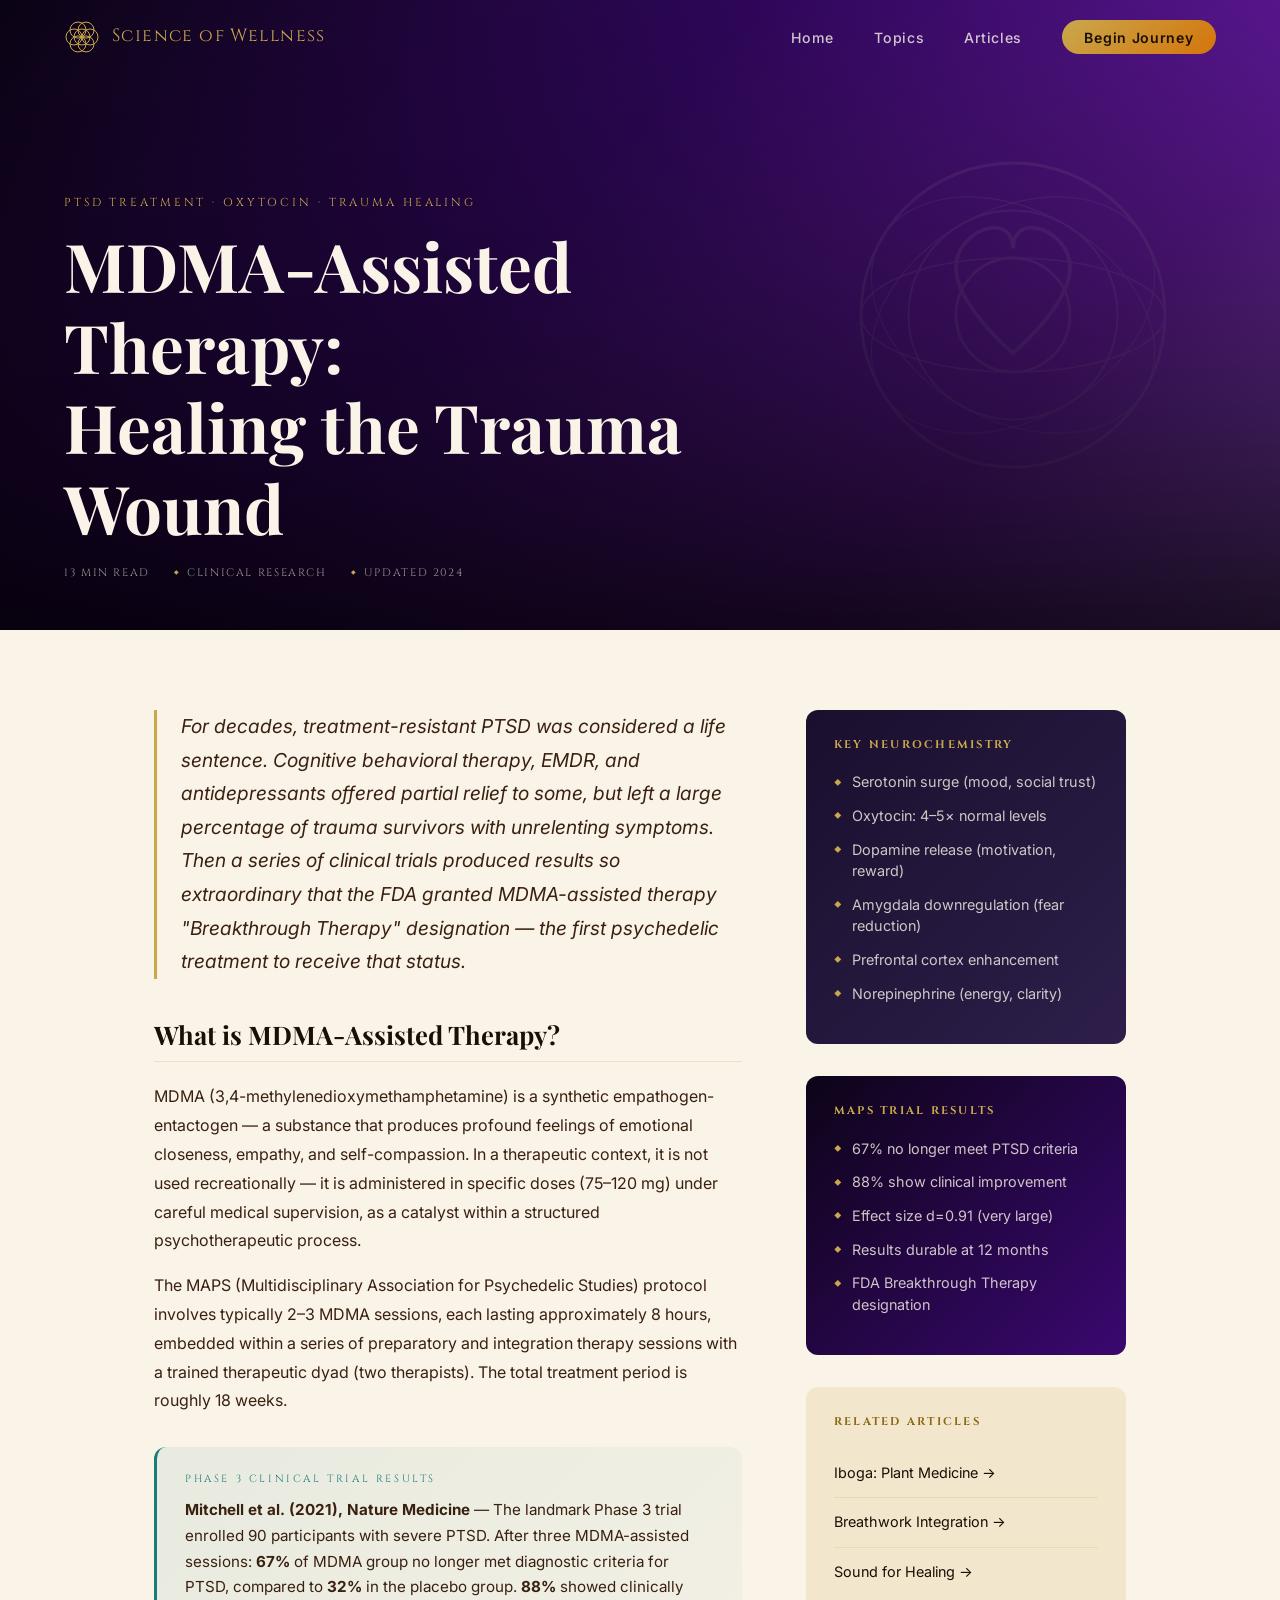
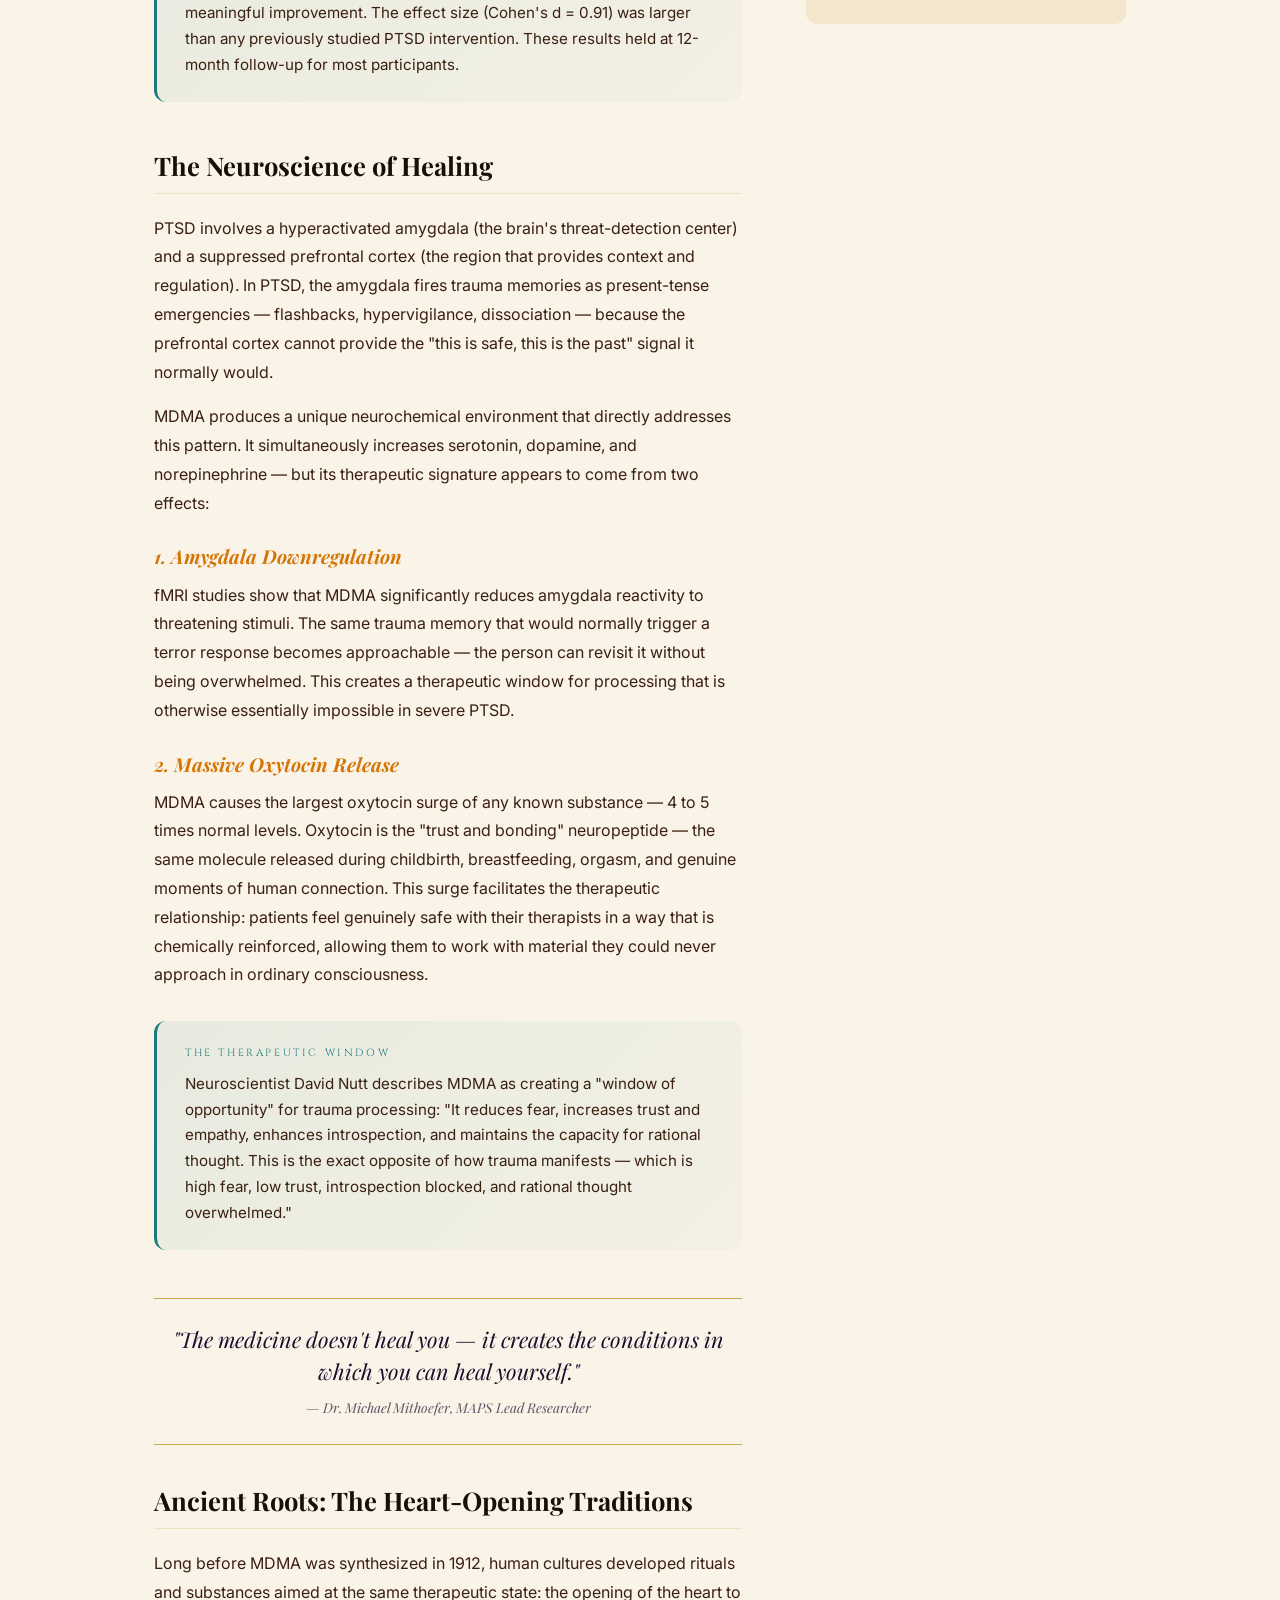
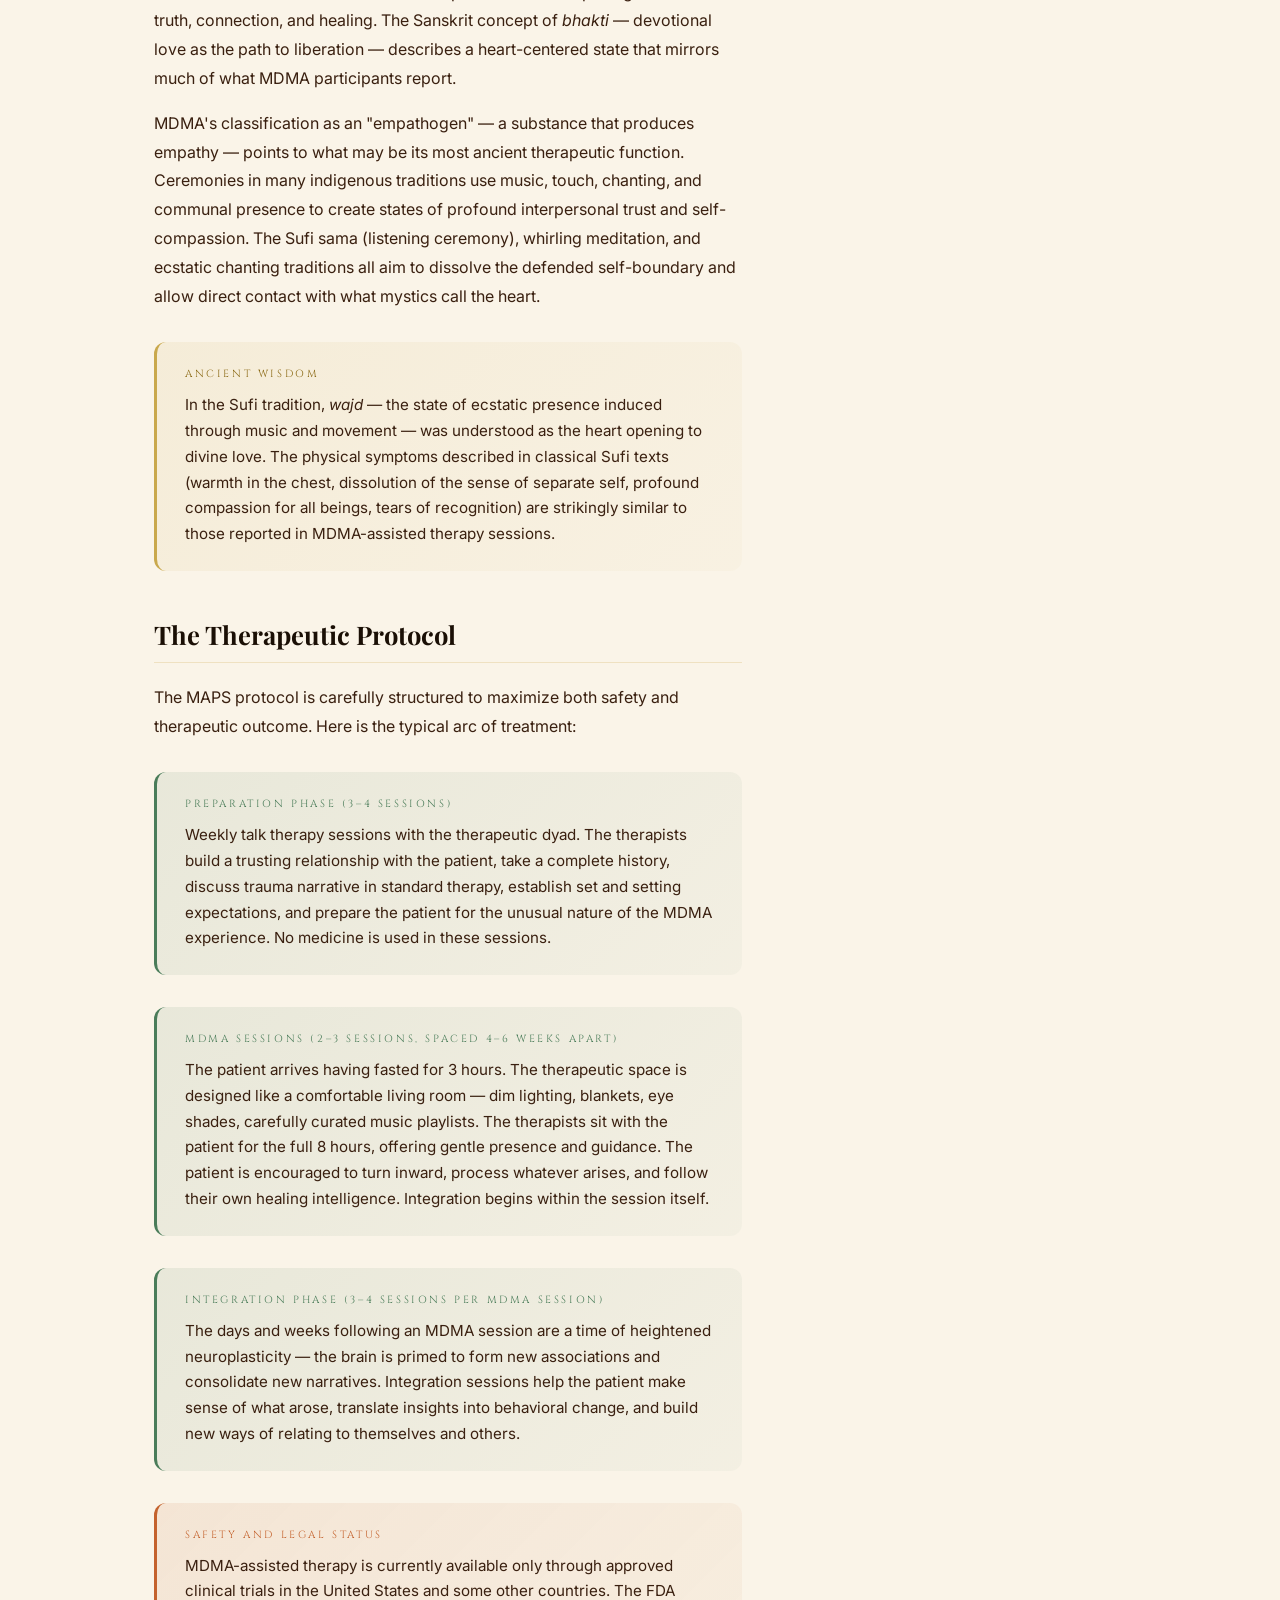
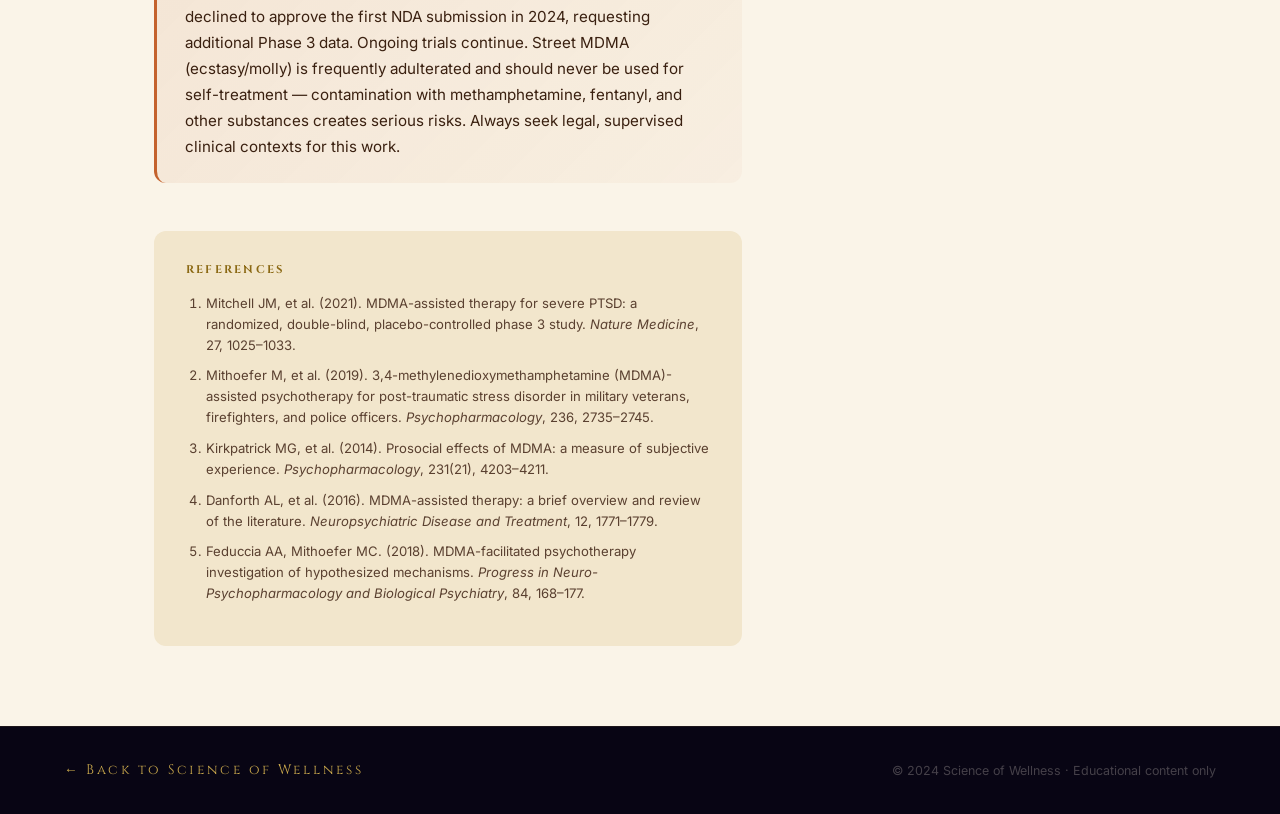
<file: articles/mdma-therapy.html>
<!DOCTYPE html>
<html lang="en">
<head>
  <meta charset="UTF-8">
  <meta name="viewport" content="width=device-width, initial-scale=1.0">
  <meta name="description" content="MDMA-Assisted Therapy — healing PTSD through heart-opening medicine. The science of oxytocin, fear extinction, and the MAPS clinical trials.">
  <title>MDMA-Assisted Therapy | Science of Wellness</title>
  <link rel="preconnect" href="https://fonts.googleapis.com">
  <link href="https://fonts.googleapis.com/css2?family=Playfair+Display:ital,wght@0,400;0,700;0,900;1,400&family=Cinzel:wght@400;600&family=Inter:wght@300;400;500;600&display=swap" rel="stylesheet">
  <link rel="stylesheet" href="../css/style.css">
</head>
<body class="article-page">

  <nav class="nav scrolled" id="nav">
    <a href="../index.html" class="nav-logo">
      <svg viewBox="0 0 36 36" fill="none" xmlns="http://www.w3.org/2000/svg" aria-hidden="true">
        <circle cx="18" cy="18" r="8" stroke="#C9A84C" stroke-width="1"/>
        <circle cx="26" cy="18" r="8" stroke="#C9A84C" stroke-width="1"/>
        <circle cx="22" cy="11.07" r="8" stroke="#C9A84C" stroke-width="1"/>
        <circle cx="14" cy="11.07" r="8" stroke="#C9A84C" stroke-width="1"/>
        <circle cx="10" cy="18" r="8" stroke="#C9A84C" stroke-width="1"/>
        <circle cx="14" cy="24.93" r="8" stroke="#C9A84C" stroke-width="1"/>
        <circle cx="22" cy="24.93" r="8" stroke="#C9A84C" stroke-width="1"/>
      </svg>
      Science of Wellness
    </a>
    <ul class="nav-links">
      <li><a href="../index.html">Home</a></li>
      <li><a href="../index.html#topics">Topics</a></li>
      <li><a href="../index.html#articles">Articles</a></li>
      <li><a href="../index.html#newsletter" class="nav-cta">Begin Journey</a></li>
    </ul>
  </nav>

  <div class="article-hero">
    <div class="article-hero-bg" style="background: linear-gradient(135deg, #0D0418 0%, #3A0870 40%, #7A20C0 75%, #B060F0 100%);"></div>
    <!-- Heart/torus SVG overlay -->
    <svg style="position:absolute;right:6%;top:50%;transform:translateY(-50%);width:min(380px,42vw);opacity:0.1;" viewBox="0 0 200 200" xmlns="http://www.w3.org/2000/svg" aria-hidden="true">
      <circle cx="100" cy="100" r="80" fill="none" stroke="white" stroke-width="1.5"/>
      <circle cx="100" cy="100" r="55" fill="none" stroke="white" stroke-width="1"/>
      <circle cx="100" cy="100" r="30" fill="none" stroke="white" stroke-width="1.5"/>
      <ellipse cx="100" cy="100" rx="80" ry="30" fill="none" stroke="white" stroke-width="0.8"/>
      <ellipse cx="100" cy="100" rx="80" ry="55" fill="none" stroke="white" stroke-width="0.6" transform="rotate(30 100 100)"/>
      <ellipse cx="100" cy="100" rx="80" ry="55" fill="none" stroke="white" stroke-width="0.6" transform="rotate(-30 100 100)"/>
      <path d="M70,75 C70,55 100,45 100,65 C100,45 130,55 130,75 C130,95 100,120 100,120 C100,120 70,95 70,75 Z" fill="none" stroke="white" stroke-width="2"/>
    </svg>
    <div class="article-hero-overlay"></div>
    <div class="article-hero-content">
      <p class="sacred-label">PTSD Treatment · Oxytocin · Trauma Healing</p>
      <h1>MDMA-Assisted Therapy:<br>Healing the Trauma Wound</h1>
      <div class="article-meta-bar">
        <span class="meta-item">13 min read</span>
        <span class="meta-item">Clinical Research</span>
        <span class="meta-item">Updated 2024</span>
      </div>
    </div>
  </div>

  <div class="article-layout">
    <main class="article-main">

      <p class="article-lead">
        For decades, treatment-resistant PTSD was considered a life sentence. Cognitive behavioral therapy, EMDR, and antidepressants offered partial relief to some, but left a large percentage of trauma survivors with unrelenting symptoms. Then a series of clinical trials produced results so extraordinary that the FDA granted MDMA-assisted therapy "Breakthrough Therapy" designation — the first psychedelic treatment to receive that status.
      </p>

      <div class="article-section">
        <h2>What is MDMA-Assisted Therapy?</h2>
        <p>
          MDMA (3,4-methylenedioxymethamphetamine) is a synthetic empathogen-entactogen — a substance that produces profound feelings of emotional closeness, empathy, and self-compassion. In a therapeutic context, it is not used recreationally — it is administered in specific doses (75–120 mg) under careful medical supervision, as a catalyst within a structured psychotherapeutic process.
        </p>
        <p>
          The MAPS (Multidisciplinary Association for Psychedelic Studies) protocol involves typically 2–3 MDMA sessions, each lasting approximately 8 hours, embedded within a series of preparatory and integration therapy sessions with a trained therapeutic dyad (two therapists). The total treatment period is roughly 18 weeks.
        </p>

        <div class="callout callout-science">
          <p class="callout-label">Phase 3 Clinical Trial Results</p>
          <p><strong>Mitchell et al. (2021), Nature Medicine</strong> — The landmark Phase 3 trial enrolled 90 participants with severe PTSD. After three MDMA-assisted sessions: <strong>67%</strong> of MDMA group no longer met diagnostic criteria for PTSD, compared to <strong>32%</strong> in the placebo group. <strong>88%</strong> showed clinically meaningful improvement. The effect size (Cohen's d = 0.91) was larger than any previously studied PTSD intervention. These results held at 12-month follow-up for most participants.</p>
        </div>
      </div>

      <div class="article-section">
        <h2>The Neuroscience of Healing</h2>
        <p>
          PTSD involves a hyperactivated amygdala (the brain's threat-detection center) and a suppressed prefrontal cortex (the region that provides context and regulation). In PTSD, the amygdala fires trauma memories as present-tense emergencies — flashbacks, hypervigilance, dissociation — because the prefrontal cortex cannot provide the "this is safe, this is the past" signal it normally would.
        </p>
        <p>
          MDMA produces a unique neurochemical environment that directly addresses this pattern. It simultaneously increases serotonin, dopamine, and norepinephrine — but its therapeutic signature appears to come from two effects:
        </p>

        <h3>1. Amygdala Downregulation</h3>
        <p>
          fMRI studies show that MDMA significantly reduces amygdala reactivity to threatening stimuli. The same trauma memory that would normally trigger a terror response becomes approachable — the person can revisit it without being overwhelmed. This creates a therapeutic window for processing that is otherwise essentially impossible in severe PTSD.
        </p>

        <h3>2. Massive Oxytocin Release</h3>
        <p>
          MDMA causes the largest oxytocin surge of any known substance — 4 to 5 times normal levels. Oxytocin is the "trust and bonding" neuropeptide — the same molecule released during childbirth, breastfeeding, orgasm, and genuine moments of human connection. This surge facilitates the therapeutic relationship: patients feel genuinely safe with their therapists in a way that is chemically reinforced, allowing them to work with material they could never approach in ordinary consciousness.
        </p>

        <div class="callout callout-science">
          <p class="callout-label">The Therapeutic Window</p>
          <p>Neuroscientist David Nutt describes MDMA as creating a "window of opportunity" for trauma processing: "It reduces fear, increases trust and empathy, enhances introspection, and maintains the capacity for rational thought. This is the exact opposite of how trauma manifests — which is high fear, low trust, introspection blocked, and rational thought overwhelmed."</p>
        </div>
      </div>

      <div class="pull-quote">
        "The medicine doesn't heal you — it creates the conditions in which <em>you</em> can heal yourself."
        <br><span style="font-size:0.85rem;opacity:0.7;">— Dr. Michael Mithoefer, MAPS Lead Researcher</span>
      </div>

      <div class="article-section">
        <h2>Ancient Roots: The Heart-Opening Traditions</h2>
        <p>
          Long before MDMA was synthesized in 1912, human cultures developed rituals and substances aimed at the same therapeutic state: the opening of the heart to truth, connection, and healing. The Sanskrit concept of <em>bhakti</em> — devotional love as the path to liberation — describes a heart-centered state that mirrors much of what MDMA participants report.
        </p>
        <p>
          MDMA's classification as an "empathogen" — a substance that produces empathy — points to what may be its most ancient therapeutic function. Ceremonies in many indigenous traditions use music, touch, chanting, and communal presence to create states of profound interpersonal trust and self-compassion. The Sufi sama (listening ceremony), whirling meditation, and ecstatic chanting traditions all aim to dissolve the defended self-boundary and allow direct contact with what mystics call the heart.
        </p>

        <div class="callout callout-wisdom">
          <p class="callout-label">Ancient Wisdom</p>
          <p>In the Sufi tradition, <em>wajd</em> — the state of ecstatic presence induced through music and movement — was understood as the heart opening to divine love. The physical symptoms described in classical Sufi texts (warmth in the chest, dissolution of the sense of separate self, profound compassion for all beings, tears of recognition) are strikingly similar to those reported in MDMA-assisted therapy sessions.</p>
        </div>
      </div>

      <div class="article-section">
        <h2>The Therapeutic Protocol</h2>
        <p>
          The MAPS protocol is carefully structured to maximize both safety and therapeutic outcome. Here is the typical arc of treatment:
        </p>

        <div class="callout callout-practice">
          <p class="callout-label">Preparation Phase (3–4 sessions)</p>
          <p>Weekly talk therapy sessions with the therapeutic dyad. The therapists build a trusting relationship with the patient, take a complete history, discuss trauma narrative in standard therapy, establish set and setting expectations, and prepare the patient for the unusual nature of the MDMA experience. No medicine is used in these sessions.</p>
        </div>

        <div class="callout callout-practice">
          <p class="callout-label">MDMA Sessions (2–3 sessions, spaced 4–6 weeks apart)</p>
          <p>The patient arrives having fasted for 3 hours. The therapeutic space is designed like a comfortable living room — dim lighting, blankets, eye shades, carefully curated music playlists. The therapists sit with the patient for the full 8 hours, offering gentle presence and guidance. The patient is encouraged to turn inward, process whatever arises, and follow their own healing intelligence. Integration begins within the session itself.</p>
        </div>

        <div class="callout callout-practice">
          <p class="callout-label">Integration Phase (3–4 sessions per MDMA session)</p>
          <p>The days and weeks following an MDMA session are a time of heightened neuroplasticity — the brain is primed to form new associations and consolidate new narratives. Integration sessions help the patient make sense of what arose, translate insights into behavioral change, and build new ways of relating to themselves and others.</p>
        </div>

        <div class="callout callout-caution">
          <p class="callout-label">Safety and Legal Status</p>
          <p>MDMA-assisted therapy is currently available only through approved clinical trials in the United States and some other countries. The FDA declined to approve the first NDA submission in 2024, requesting additional Phase 3 data. Ongoing trials continue. Street MDMA (ecstasy/molly) is frequently adulterated and should never be used for self-treatment — contamination with methamphetamine, fentanyl, and other substances creates serious risks. Always seek legal, supervised clinical contexts for this work.</p>
        </div>
      </div>

      <div class="references">
        <h4>References</h4>
        <ol>
          <li>Mitchell JM, et al. (2021). MDMA-assisted therapy for severe PTSD: a randomized, double-blind, placebo-controlled phase 3 study. <em>Nature Medicine</em>, 27, 1025–1033.</li>
          <li>Mithoefer M, et al. (2019). 3,4-methylenedioxymethamphetamine (MDMA)-assisted psychotherapy for post-traumatic stress disorder in military veterans, firefighters, and police officers. <em>Psychopharmacology</em>, 236, 2735–2745.</li>
          <li>Kirkpatrick MG, et al. (2014). Prosocial effects of MDMA: a measure of subjective experience. <em>Psychopharmacology</em>, 231(21), 4203–4211.</li>
          <li>Danforth AL, et al. (2016). MDMA-assisted therapy: a brief overview and review of the literature. <em>Neuropsychiatric Disease and Treatment</em>, 12, 1771–1779.</li>
          <li>Feduccia AA, Mithoefer MC. (2018). MDMA-facilitated psychotherapy investigation of hypothesized mechanisms. <em>Progress in Neuro-Psychopharmacology and Biological Psychiatry</em>, 84, 168–177.</li>
        </ol>
      </div>

    </main>

    <aside class="article-sidebar">
      <div class="sidebar-card">
        <h4>Key Neurochemistry</h4>
        <ul>
          <li>Serotonin surge (mood, social trust)</li>
          <li>Oxytocin: 4–5× normal levels</li>
          <li>Dopamine release (motivation, reward)</li>
          <li>Amygdala downregulation (fear reduction)</li>
          <li>Prefrontal cortex enhancement</li>
          <li>Norepinephrine (energy, clarity)</li>
        </ul>
      </div>

      <div class="sidebar-card" style="background: linear-gradient(135deg, #0D0418, #3A0870);">
        <h4>MAPS Trial Results</h4>
        <ul>
          <li>67% no longer meet PTSD criteria</li>
          <li>88% show clinical improvement</li>
          <li>Effect size d=0.91 (very large)</li>
          <li>Results durable at 12 months</li>
          <li>FDA Breakthrough Therapy designation</li>
        </ul>
      </div>

      <div class="sidebar-related sidebar-card">
        <h4>Related Articles</h4>
        <a href="iboga.html">Iboga: Plant Medicine →</a>
        <a href="breathwork.html">Breathwork Integration →</a>
        <a href="sound-healing.html">Sound for Healing →</a>
      </div>
    </aside>
  </div>

  <footer style="background:var(--deep-night);padding:2rem 5%;border-top:1px solid rgba(201,168,76,0.1);">
    <div style="max-width:1200px;margin:0 auto;display:flex;justify-content:space-between;align-items:center;flex-wrap:wrap;gap:1rem;">
      <a href="../index.html" style="font-family:var(--font-sacred);color:var(--gold);font-size:0.85rem;letter-spacing:0.2em;">← Back to Science of Wellness</a>
      <p style="color:rgba(250,244,232,0.25);font-size:0.78rem;margin:0;">© 2024 Science of Wellness · Educational content only</p>
    </div>
  </footer>

  <script src="../js/main.js"></script>
</body>
</html>
</file>
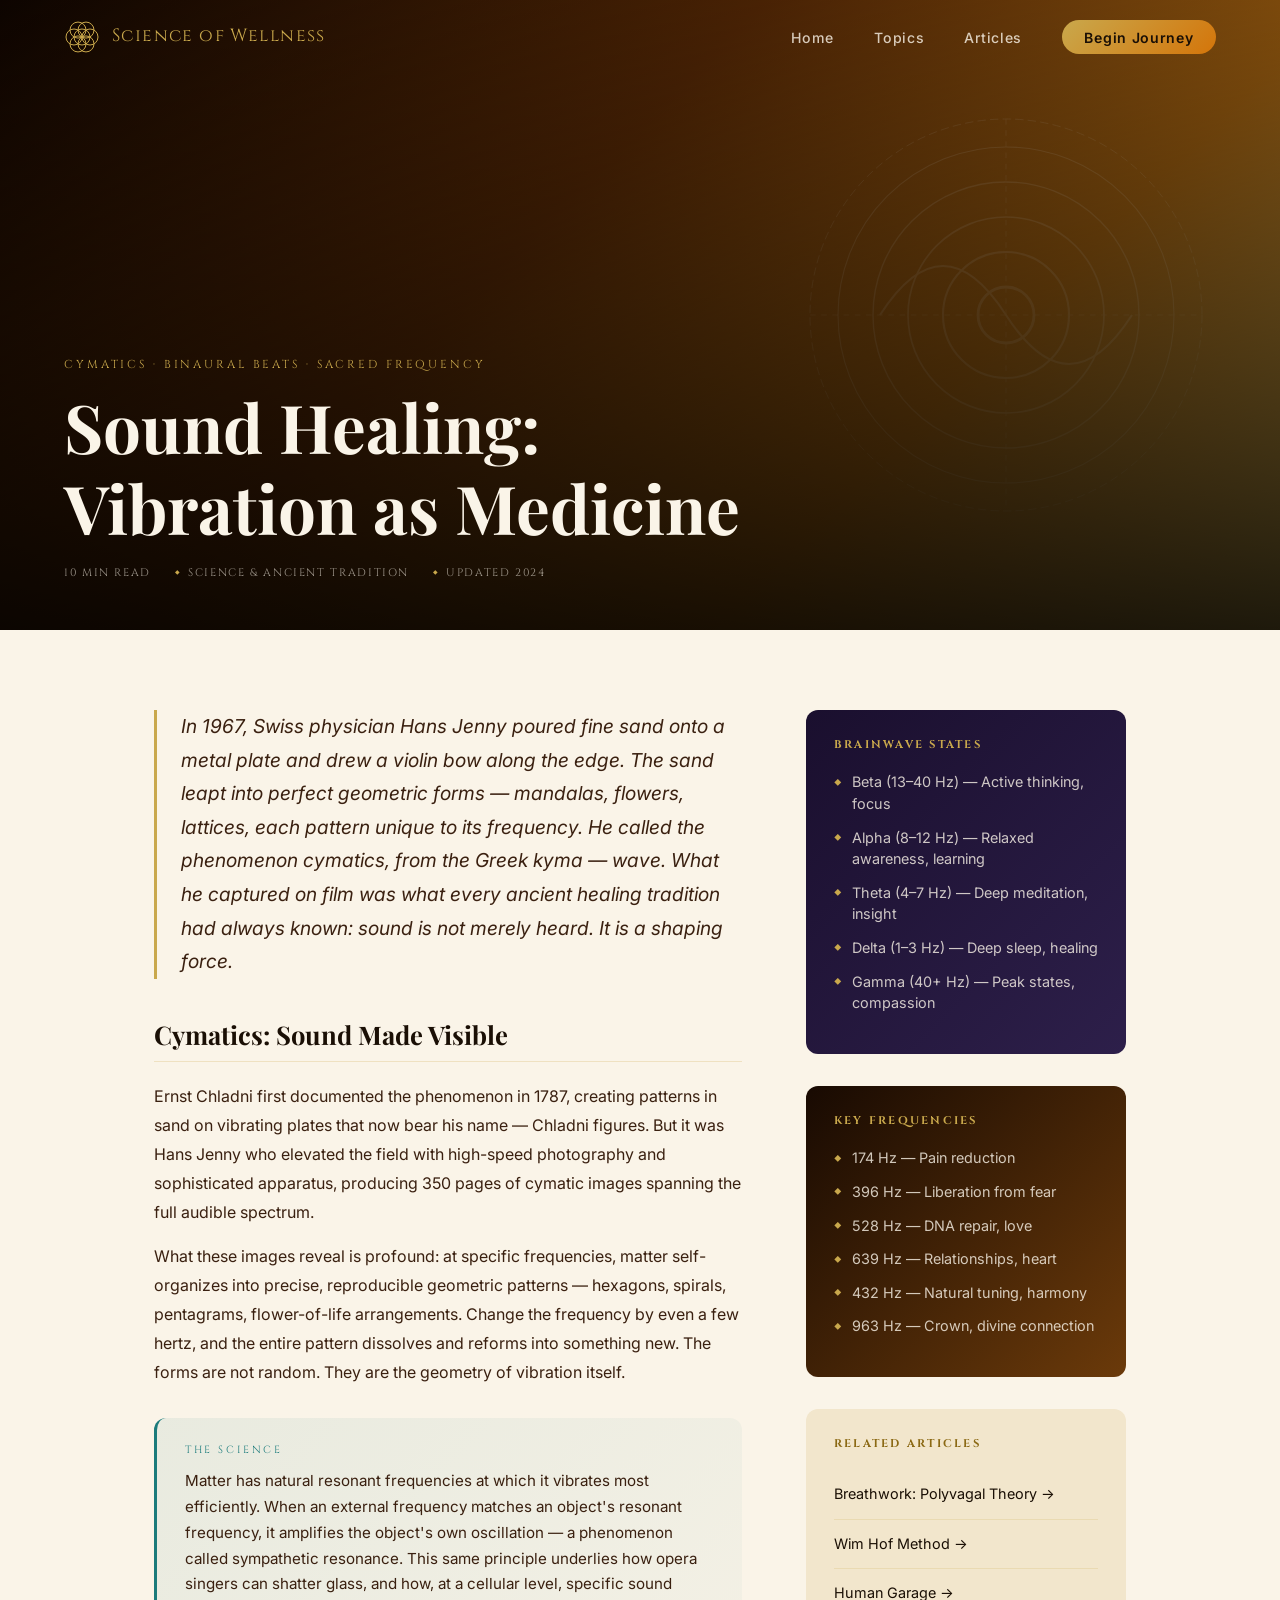
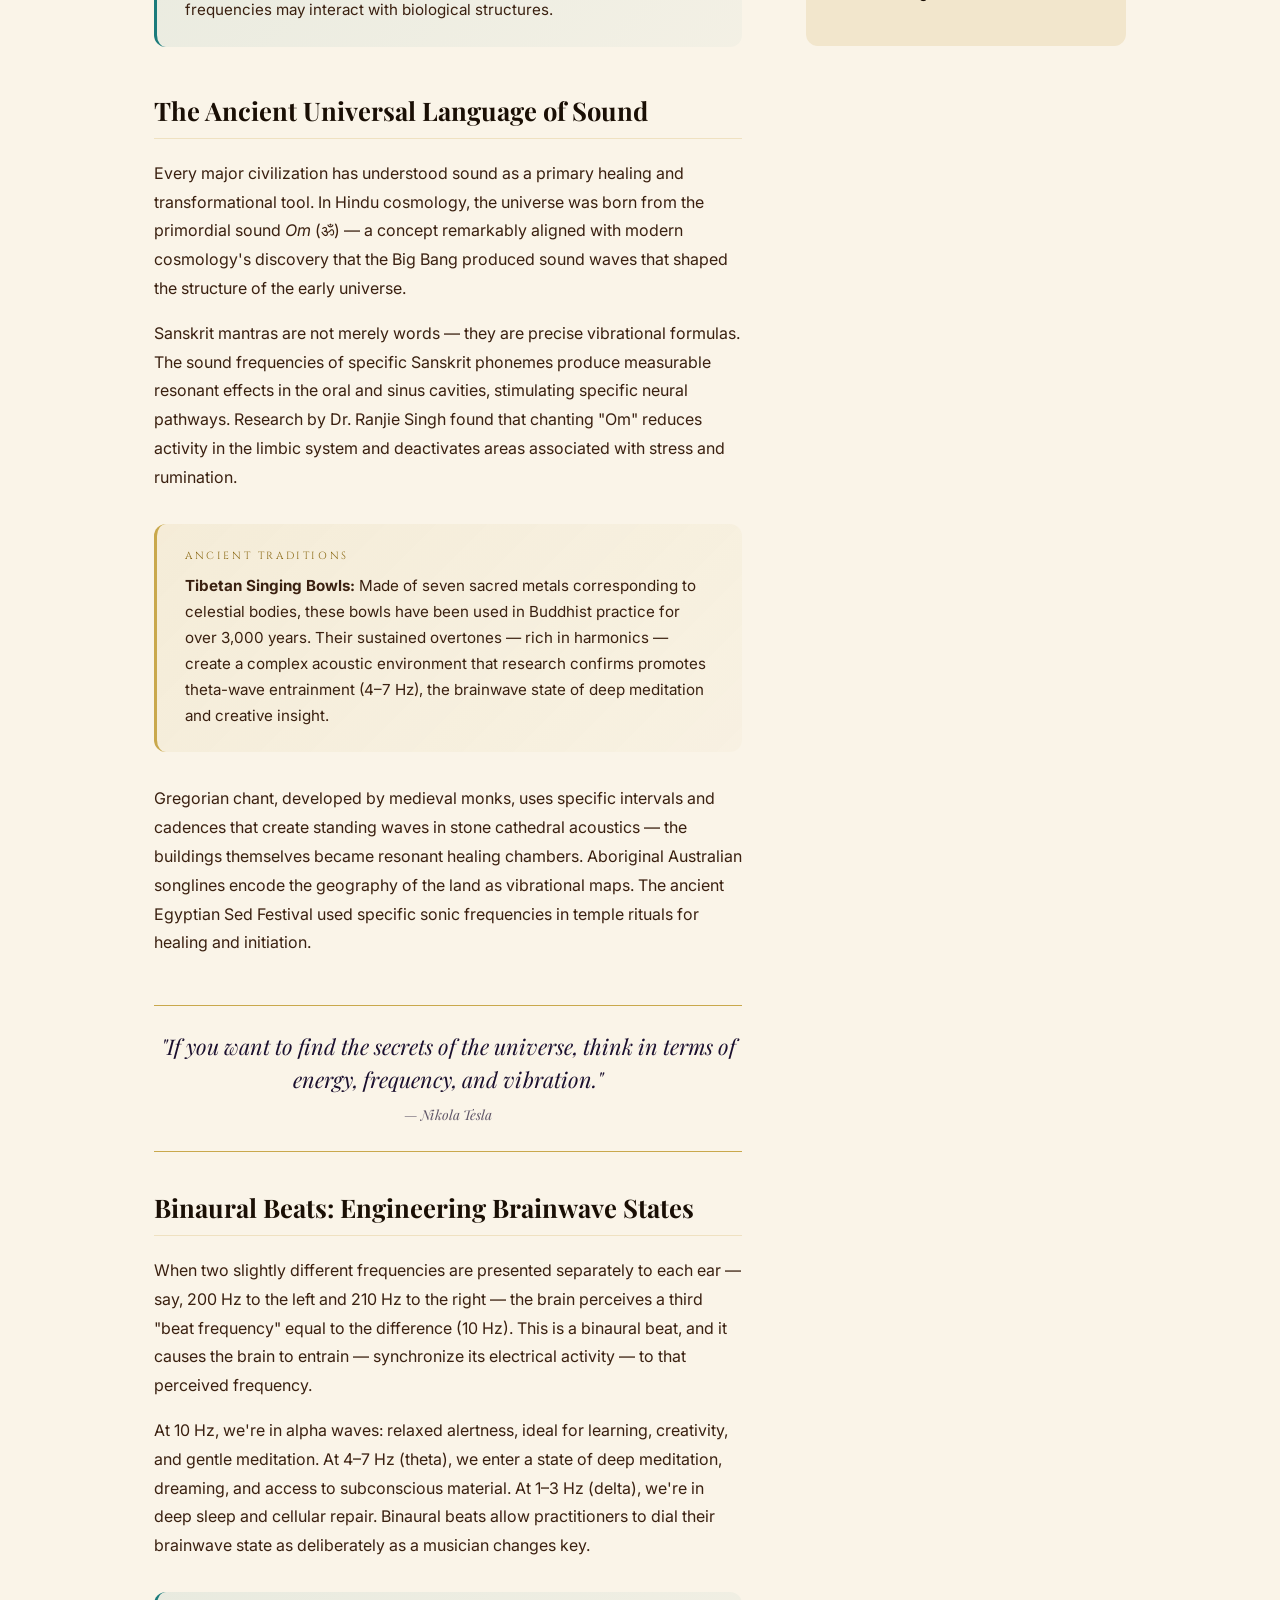
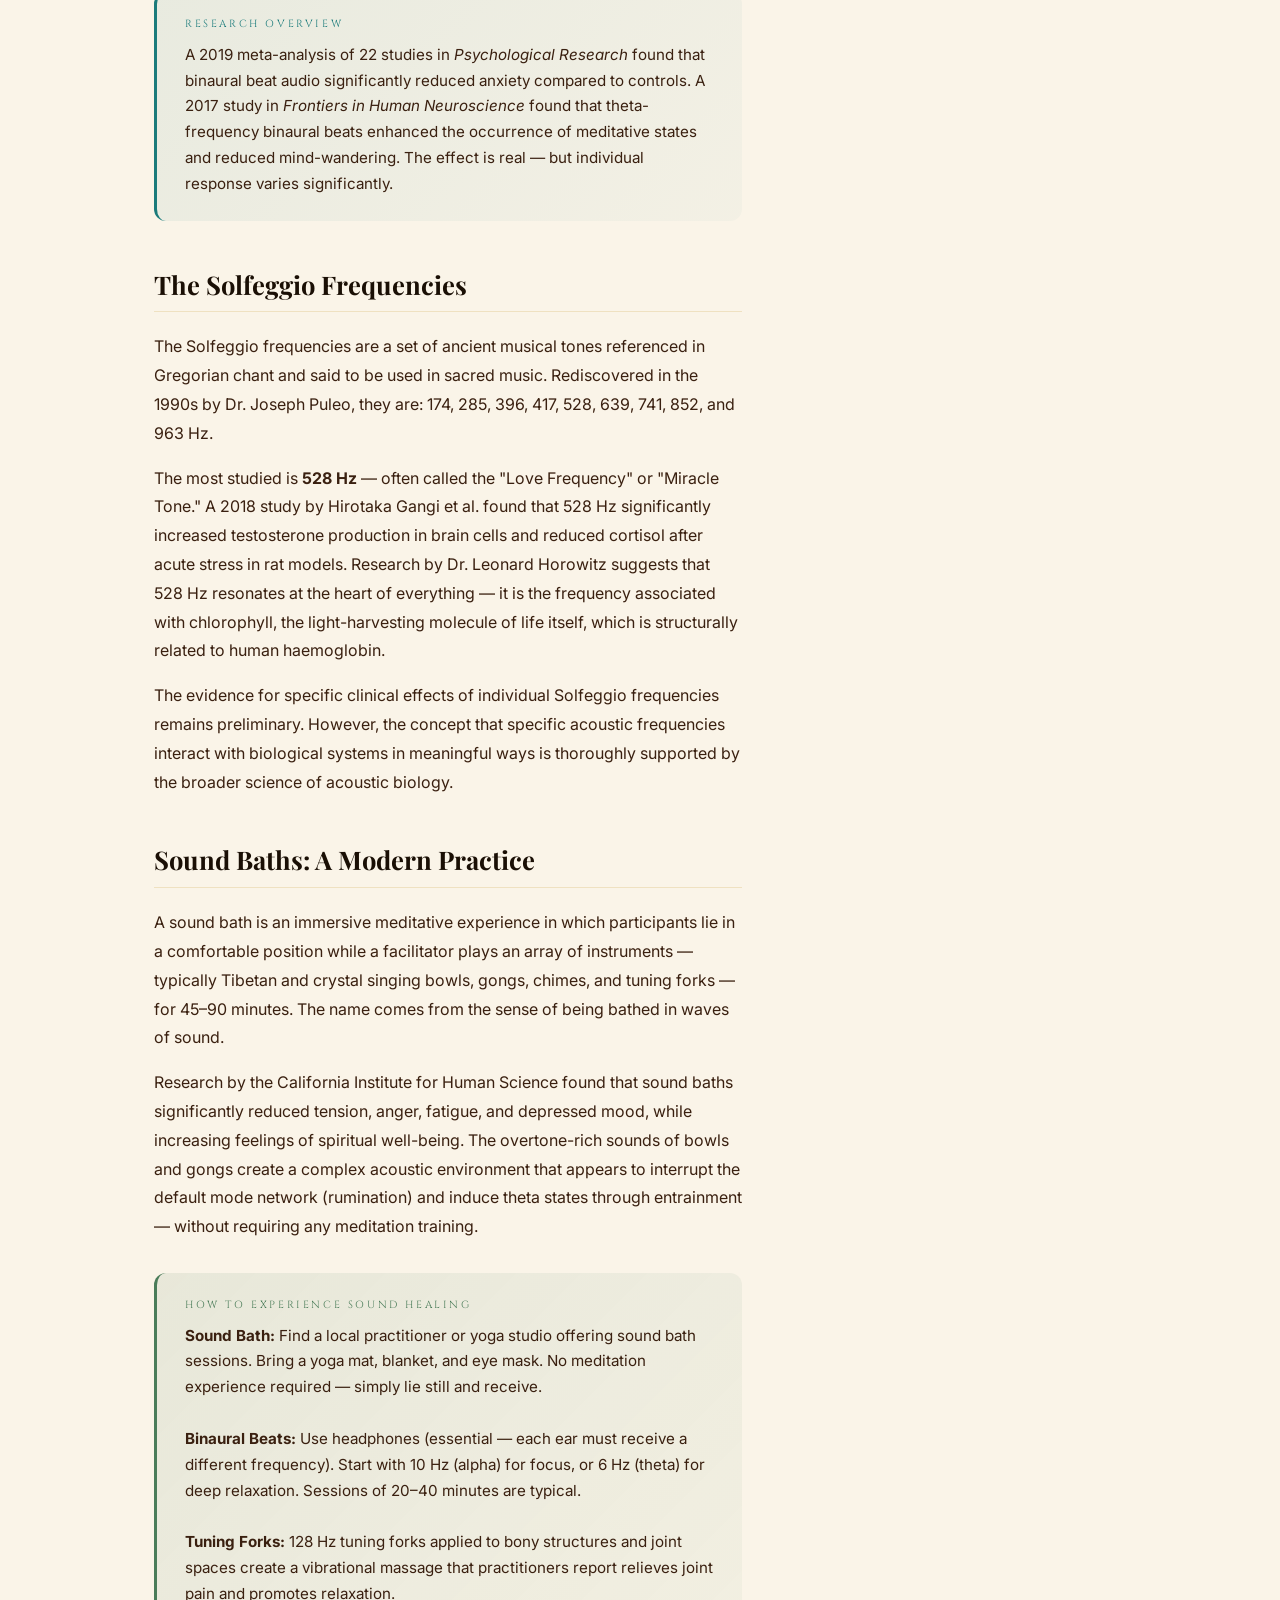
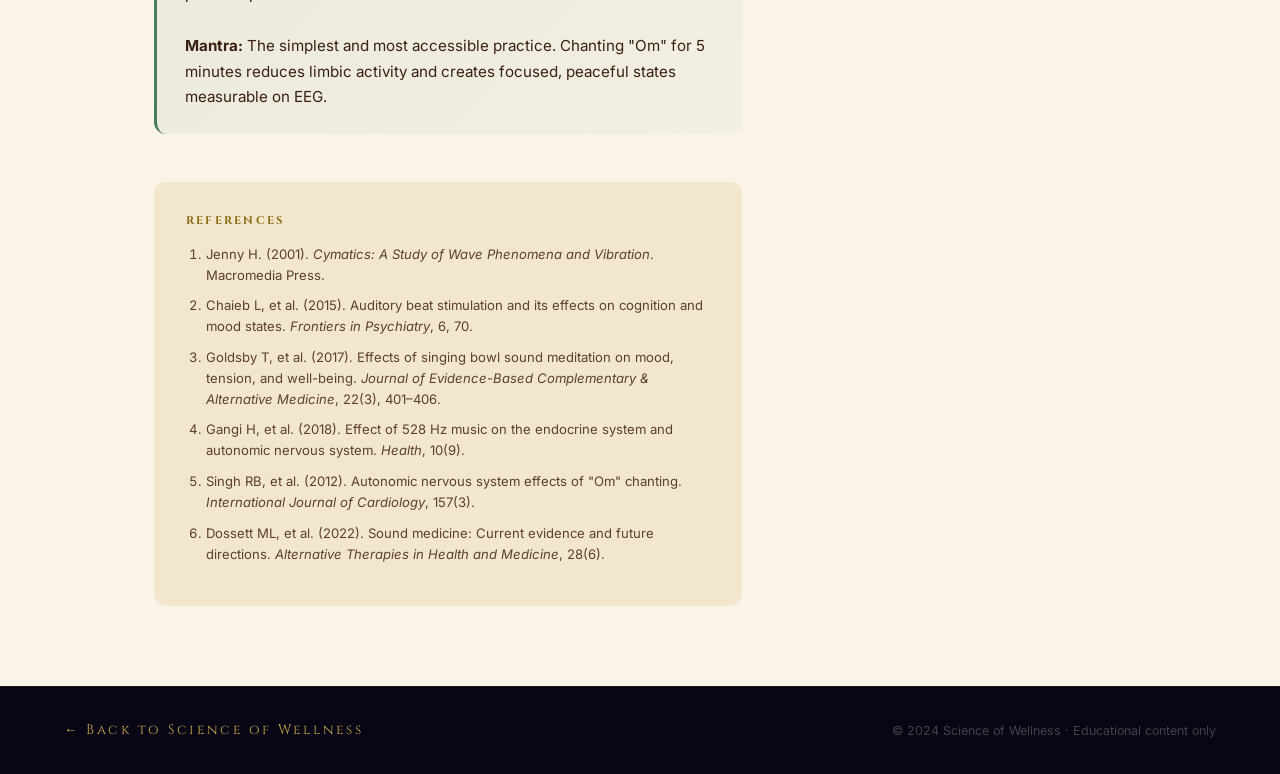
<file: articles/sound-healing.html>
<!DOCTYPE html>
<html lang="en">
<head>
  <meta charset="UTF-8">
  <meta name="viewport" content="width=device-width, initial-scale=1.0">
  <meta name="description" content="Sound Healing — cymatics, binaural beats, Tibetan singing bowls, solfeggio frequencies, and the science of vibration as medicine.">
  <title>Sound Healing | Science of Wellness</title>
  <link rel="preconnect" href="https://fonts.googleapis.com">
  <link href="https://fonts.googleapis.com/css2?family=Playfair+Display:ital,wght@0,400;0,700;0,900;1,400&family=Cinzel:wght@400;600&family=Inter:wght@300;400;500;600&display=swap" rel="stylesheet">
  <link rel="stylesheet" href="../css/style.css">
</head>
<body class="article-page">

  <nav class="nav scrolled" id="nav">
    <a href="../index.html" class="nav-logo">
      <svg viewBox="0 0 36 36" fill="none" xmlns="http://www.w3.org/2000/svg" aria-hidden="true">
        <circle cx="18" cy="18" r="8" stroke="#C9A84C" stroke-width="1"/>
        <circle cx="26" cy="18" r="8" stroke="#C9A84C" stroke-width="1"/>
        <circle cx="22" cy="11.07" r="8" stroke="#C9A84C" stroke-width="1"/>
        <circle cx="14" cy="11.07" r="8" stroke="#C9A84C" stroke-width="1"/>
        <circle cx="10" cy="18" r="8" stroke="#C9A84C" stroke-width="1"/>
        <circle cx="14" cy="24.93" r="8" stroke="#C9A84C" stroke-width="1"/>
        <circle cx="22" cy="24.93" r="8" stroke="#C9A84C" stroke-width="1"/>
      </svg>
      Science of Wellness
    </a>
    <ul class="nav-links">
      <li><a href="../index.html">Home</a></li>
      <li><a href="../index.html#topics">Topics</a></li>
      <li><a href="../index.html#articles">Articles</a></li>
      <li><a href="../index.html#newsletter" class="nav-cta">Begin Journey</a></li>
    </ul>
  </nav>

  <div class="article-hero">
    <div class="article-hero-bg" style="background: linear-gradient(135deg, #100500 0%, #5A2A05 40%, #A06010 70%, #C9A84C 100%);"></div>
    <!-- Concentric circles / sound waves SVG -->
    <svg style="position:absolute;right:5%;top:50%;transform:translateY(-50%);width:min(420px,45vw);opacity:0.12;" viewBox="0 0 300 300" xmlns="http://www.w3.org/2000/svg" aria-hidden="true">
      <circle cx="150" cy="150" r="20" fill="none" stroke="white" stroke-width="2"/>
      <circle cx="150" cy="150" r="45" fill="none" stroke="white" stroke-width="1.5"/>
      <circle cx="150" cy="150" r="70" fill="none" stroke="white" stroke-width="1.2"/>
      <circle cx="150" cy="150" r="95" fill="none" stroke="white" stroke-width="1"/>
      <circle cx="150" cy="150" r="120" fill="none" stroke="white" stroke-width="0.8"/>
      <circle cx="150" cy="150" r="140" fill="none" stroke="white" stroke-width="0.6" stroke-dasharray="6 3"/>
      <line x1="150" y1="10" x2="150" y2="290" stroke="white" stroke-width="0.5" stroke-dasharray="4 4"/>
      <line x1="10" y1="150" x2="290" y2="150" stroke="white" stroke-width="0.5" stroke-dasharray="4 4"/>
      <path d="M60,150 Q105,80 150,150 Q195,220 240,150" fill="none" stroke="white" stroke-width="1.5"/>
    </svg>
    <div class="article-hero-overlay"></div>
    <div class="article-hero-content">
      <p class="sacred-label">Cymatics · Binaural Beats · Sacred Frequency</p>
      <h1>Sound Healing:<br>Vibration as Medicine</h1>
      <div class="article-meta-bar">
        <span class="meta-item">10 min read</span>
        <span class="meta-item">Science &amp; Ancient Tradition</span>
        <span class="meta-item">Updated 2024</span>
      </div>
    </div>
  </div>

  <div class="article-layout">
    <main class="article-main">

      <p class="article-lead">
        In 1967, Swiss physician Hans Jenny poured fine sand onto a metal plate and drew a violin bow along the edge. The sand leapt into perfect geometric forms — mandalas, flowers, lattices, each pattern unique to its frequency. He called the phenomenon <em>cymatics</em>, from the Greek <em>kyma</em> — wave. What he captured on film was what every ancient healing tradition had always known: sound is not merely heard. It is a shaping force.
      </p>

      <div class="article-section">
        <h2>Cymatics: Sound Made Visible</h2>
        <p>
          Ernst Chladni first documented the phenomenon in 1787, creating patterns in sand on vibrating plates that now bear his name — Chladni figures. But it was Hans Jenny who elevated the field with high-speed photography and sophisticated apparatus, producing 350 pages of cymatic images spanning the full audible spectrum.
        </p>
        <p>
          What these images reveal is profound: at specific frequencies, matter self-organizes into precise, reproducible geometric patterns — hexagons, spirals, pentagrams, flower-of-life arrangements. Change the frequency by even a few hertz, and the entire pattern dissolves and reforms into something new. The forms are not random. They are the geometry of vibration itself.
        </p>

        <div class="callout callout-science">
          <p class="callout-label">The Science</p>
          <p>Matter has natural resonant frequencies at which it vibrates most efficiently. When an external frequency matches an object's resonant frequency, it amplifies the object's own oscillation — a phenomenon called sympathetic resonance. This same principle underlies how opera singers can shatter glass, and how, at a cellular level, specific sound frequencies may interact with biological structures.</p>
        </div>
      </div>

      <div class="article-section">
        <h2>The Ancient Universal Language of Sound</h2>
        <p>
          Every major civilization has understood sound as a primary healing and transformational tool. In Hindu cosmology, the universe was born from the primordial sound <em>Om</em> (ॐ) — a concept remarkably aligned with modern cosmology's discovery that the Big Bang produced sound waves that shaped the structure of the early universe.
        </p>
        <p>
          Sanskrit mantras are not merely words — they are precise vibrational formulas. The sound frequencies of specific Sanskrit phonemes produce measurable resonant effects in the oral and sinus cavities, stimulating specific neural pathways. Research by Dr. Ranjie Singh found that chanting "Om" reduces activity in the limbic system and deactivates areas associated with stress and rumination.
        </p>

        <div class="callout callout-wisdom">
          <p class="callout-label">Ancient Traditions</p>
          <p><strong>Tibetan Singing Bowls:</strong> Made of seven sacred metals corresponding to celestial bodies, these bowls have been used in Buddhist practice for over 3,000 years. Their sustained overtones — rich in harmonics — create a complex acoustic environment that research confirms promotes theta-wave entrainment (4–7 Hz), the brainwave state of deep meditation and creative insight.</p>
        </div>

        <p>
          Gregorian chant, developed by medieval monks, uses specific intervals and cadences that create standing waves in stone cathedral acoustics — the buildings themselves became resonant healing chambers. Aboriginal Australian songlines encode the geography of the land as vibrational maps. The ancient Egyptian Sed Festival used specific sonic frequencies in temple rituals for healing and initiation.
        </p>
      </div>

      <div class="pull-quote">
        "If you want to find the secrets of the universe, think in terms of energy, frequency, and vibration."
        <br><span style="font-size:0.85rem;opacity:0.7;">— Nikola Tesla</span>
      </div>

      <div class="article-section">
        <h2>Binaural Beats: Engineering Brainwave States</h2>
        <p>
          When two slightly different frequencies are presented separately to each ear — say, 200 Hz to the left and 210 Hz to the right — the brain perceives a third "beat frequency" equal to the difference (10 Hz). This is a binaural beat, and it causes the brain to entrain — synchronize its electrical activity — to that perceived frequency.
        </p>
        <p>
          At 10 Hz, we're in alpha waves: relaxed alertness, ideal for learning, creativity, and gentle meditation. At 4–7 Hz (theta), we enter a state of deep meditation, dreaming, and access to subconscious material. At 1–3 Hz (delta), we're in deep sleep and cellular repair. Binaural beats allow practitioners to dial their brainwave state as deliberately as a musician changes key.
        </p>

        <div class="callout callout-science">
          <p class="callout-label">Research Overview</p>
          <p>A 2019 meta-analysis of 22 studies in <em>Psychological Research</em> found that binaural beat audio significantly reduced anxiety compared to controls. A 2017 study in <em>Frontiers in Human Neuroscience</em> found that theta-frequency binaural beats enhanced the occurrence of meditative states and reduced mind-wandering. The effect is real — but individual response varies significantly.</p>
        </div>
      </div>

      <div class="article-section">
        <h2>The Solfeggio Frequencies</h2>
        <p>
          The Solfeggio frequencies are a set of ancient musical tones referenced in Gregorian chant and said to be used in sacred music. Rediscovered in the 1990s by Dr. Joseph Puleo, they are: 174, 285, 396, 417, 528, 639, 741, 852, and 963 Hz.
        </p>
        <p>
          The most studied is <strong>528 Hz</strong> — often called the "Love Frequency" or "Miracle Tone." A 2018 study by Hirotaka Gangi et al. found that 528 Hz significantly increased testosterone production in brain cells and reduced cortisol after acute stress in rat models. Research by Dr. Leonard Horowitz suggests that 528 Hz resonates at the heart of everything — it is the frequency associated with chlorophyll, the light-harvesting molecule of life itself, which is structurally related to human haemoglobin.
        </p>
        <p>
          The evidence for specific clinical effects of individual Solfeggio frequencies remains preliminary. However, the concept that specific acoustic frequencies interact with biological systems in meaningful ways is thoroughly supported by the broader science of acoustic biology.
        </p>
      </div>

      <div class="article-section">
        <h2>Sound Baths: A Modern Practice</h2>
        <p>
          A sound bath is an immersive meditative experience in which participants lie in a comfortable position while a facilitator plays an array of instruments — typically Tibetan and crystal singing bowls, gongs, chimes, and tuning forks — for 45–90 minutes. The name comes from the sense of being bathed in waves of sound.
        </p>
        <p>
          Research by the California Institute for Human Science found that sound baths significantly reduced tension, anger, fatigue, and depressed mood, while increasing feelings of spiritual well-being. The overtone-rich sounds of bowls and gongs create a complex acoustic environment that appears to interrupt the default mode network (rumination) and induce theta states through entrainment — without requiring any meditation training.
        </p>

        <div class="callout callout-practice">
          <p class="callout-label">How to Experience Sound Healing</p>
          <p><strong>Sound Bath:</strong> Find a local practitioner or yoga studio offering sound bath sessions. Bring a yoga mat, blanket, and eye mask. No meditation experience required — simply lie still and receive.<br><br><strong>Binaural Beats:</strong> Use headphones (essential — each ear must receive a different frequency). Start with 10 Hz (alpha) for focus, or 6 Hz (theta) for deep relaxation. Sessions of 20–40 minutes are typical.<br><br><strong>Tuning Forks:</strong> 128 Hz tuning forks applied to bony structures and joint spaces create a vibrational massage that practitioners report relieves joint pain and promotes relaxation.<br><br><strong>Mantra:</strong> The simplest and most accessible practice. Chanting "Om" for 5 minutes reduces limbic activity and creates focused, peaceful states measurable on EEG.</p>
        </div>
      </div>

      <div class="references">
        <h4>References</h4>
        <ol>
          <li>Jenny H. (2001). <em>Cymatics: A Study of Wave Phenomena and Vibration</em>. Macromedia Press.</li>
          <li>Chaieb L, et al. (2015). Auditory beat stimulation and its effects on cognition and mood states. <em>Frontiers in Psychiatry</em>, 6, 70.</li>
          <li>Goldsby T, et al. (2017). Effects of singing bowl sound meditation on mood, tension, and well-being. <em>Journal of Evidence-Based Complementary &amp; Alternative Medicine</em>, 22(3), 401–406.</li>
          <li>Gangi H, et al. (2018). Effect of 528 Hz music on the endocrine system and autonomic nervous system. <em>Health</em>, 10(9).</li>
          <li>Singh RB, et al. (2012). Autonomic nervous system effects of "Om" chanting. <em>International Journal of Cardiology</em>, 157(3).</li>
          <li>Dossett ML, et al. (2022). Sound medicine: Current evidence and future directions. <em>Alternative Therapies in Health and Medicine</em>, 28(6).</li>
        </ol>
      </div>

    </main>

    <aside class="article-sidebar">
      <div class="sidebar-card">
        <h4>Brainwave States</h4>
        <ul>
          <li>Beta (13–40 Hz) — Active thinking, focus</li>
          <li>Alpha (8–12 Hz) — Relaxed awareness, learning</li>
          <li>Theta (4–7 Hz) — Deep meditation, insight</li>
          <li>Delta (1–3 Hz) — Deep sleep, healing</li>
          <li>Gamma (40+ Hz) — Peak states, compassion</li>
        </ul>
      </div>

      <div class="sidebar-card" style="background: linear-gradient(135deg, #180A02, #6B3A0A);">
        <h4>Key Frequencies</h4>
        <ul>
          <li>174 Hz — Pain reduction</li>
          <li>396 Hz — Liberation from fear</li>
          <li>528 Hz — DNA repair, love</li>
          <li>639 Hz — Relationships, heart</li>
          <li>432 Hz — Natural tuning, harmony</li>
          <li>963 Hz — Crown, divine connection</li>
        </ul>
      </div>

      <div class="sidebar-related sidebar-card">
        <h4>Related Articles</h4>
        <a href="breathwork.html">Breathwork: Polyvagal Theory →</a>
        <a href="wim-hof.html">Wim Hof Method →</a>
        <a href="human-garage.html">Human Garage →</a>
      </div>
    </aside>
  </div>

  <footer style="background:var(--deep-night);padding:2rem 5%;border-top:1px solid rgba(201,168,76,0.1);">
    <div style="max-width:1200px;margin:0 auto;display:flex;justify-content:space-between;align-items:center;flex-wrap:wrap;gap:1rem;">
      <a href="../index.html" style="font-family:var(--font-sacred);color:var(--gold);font-size:0.85rem;letter-spacing:0.2em;">← Back to Science of Wellness</a>
      <p style="color:rgba(250,244,232,0.25);font-size:0.78rem;margin:0;">© 2024 Science of Wellness · Educational content only</p>
    </div>
  </footer>

  <script src="../js/main.js"></script>
</body>
</html>
</file>
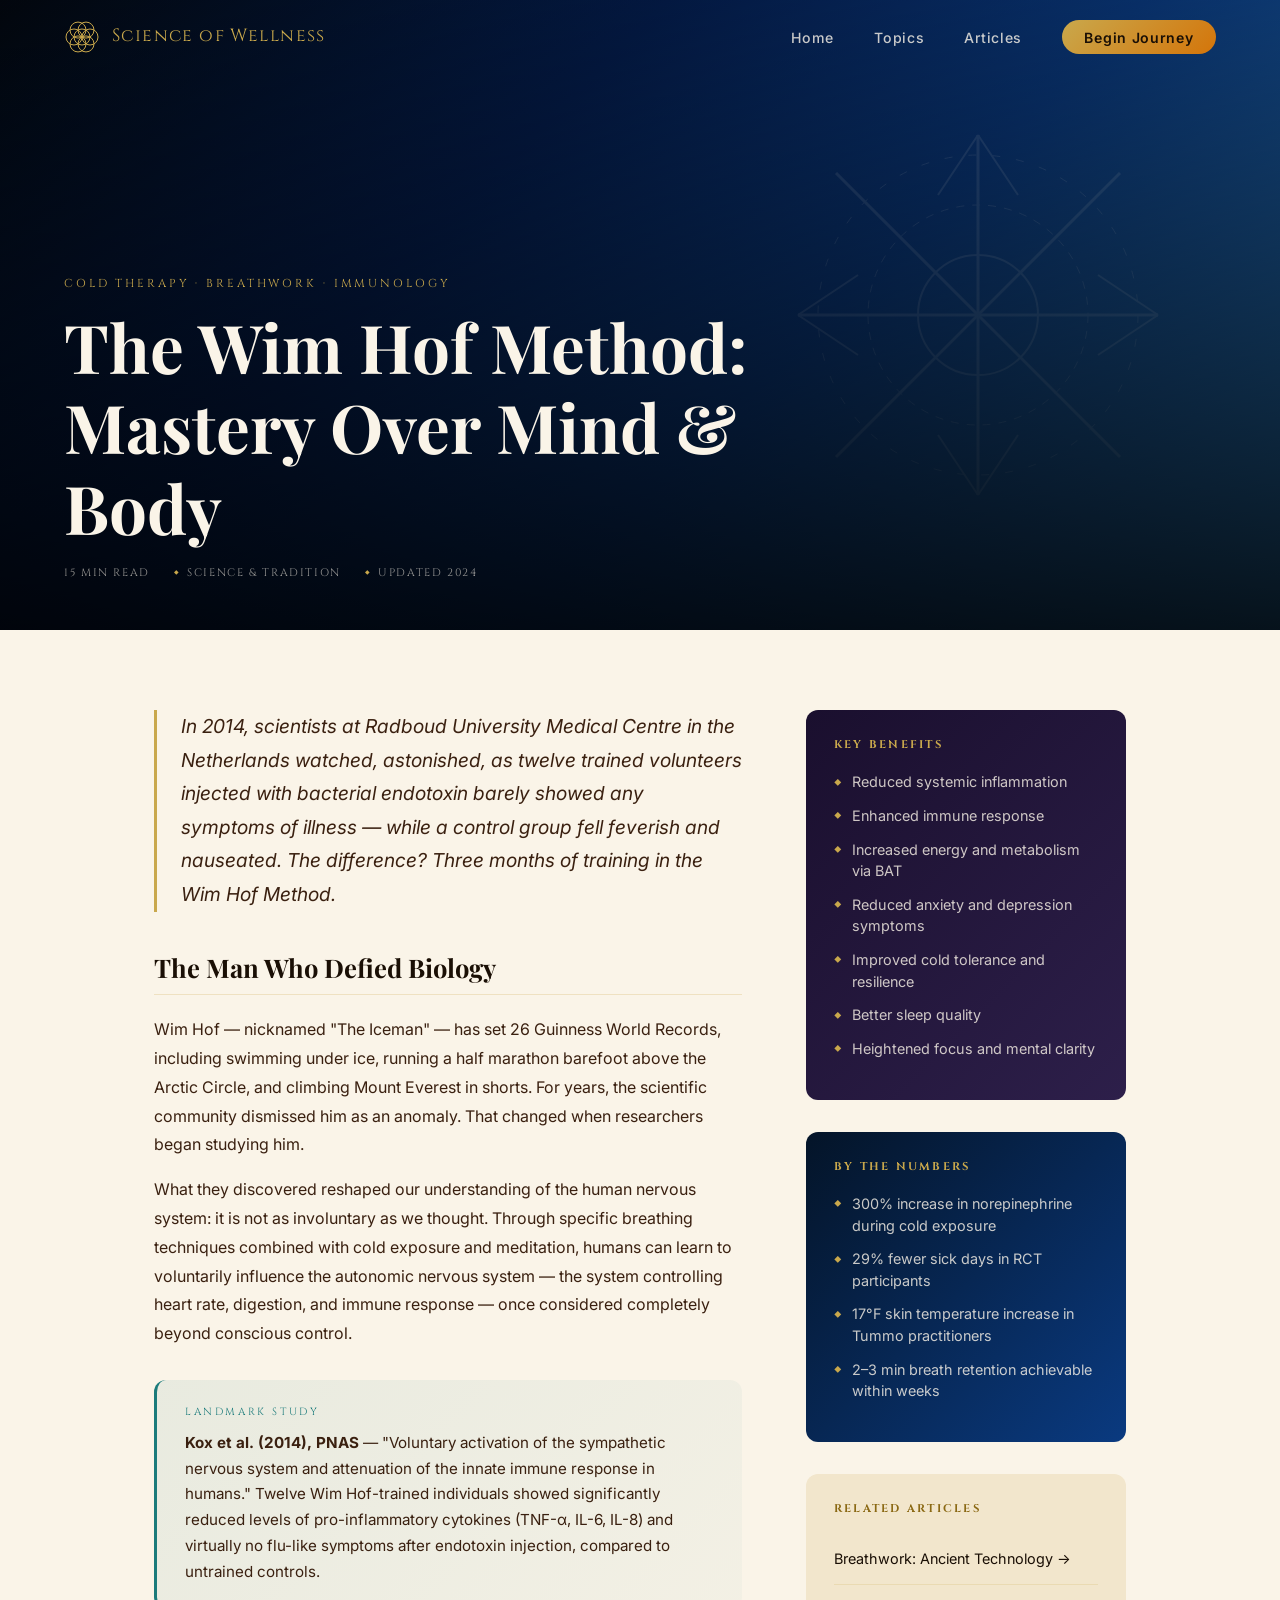
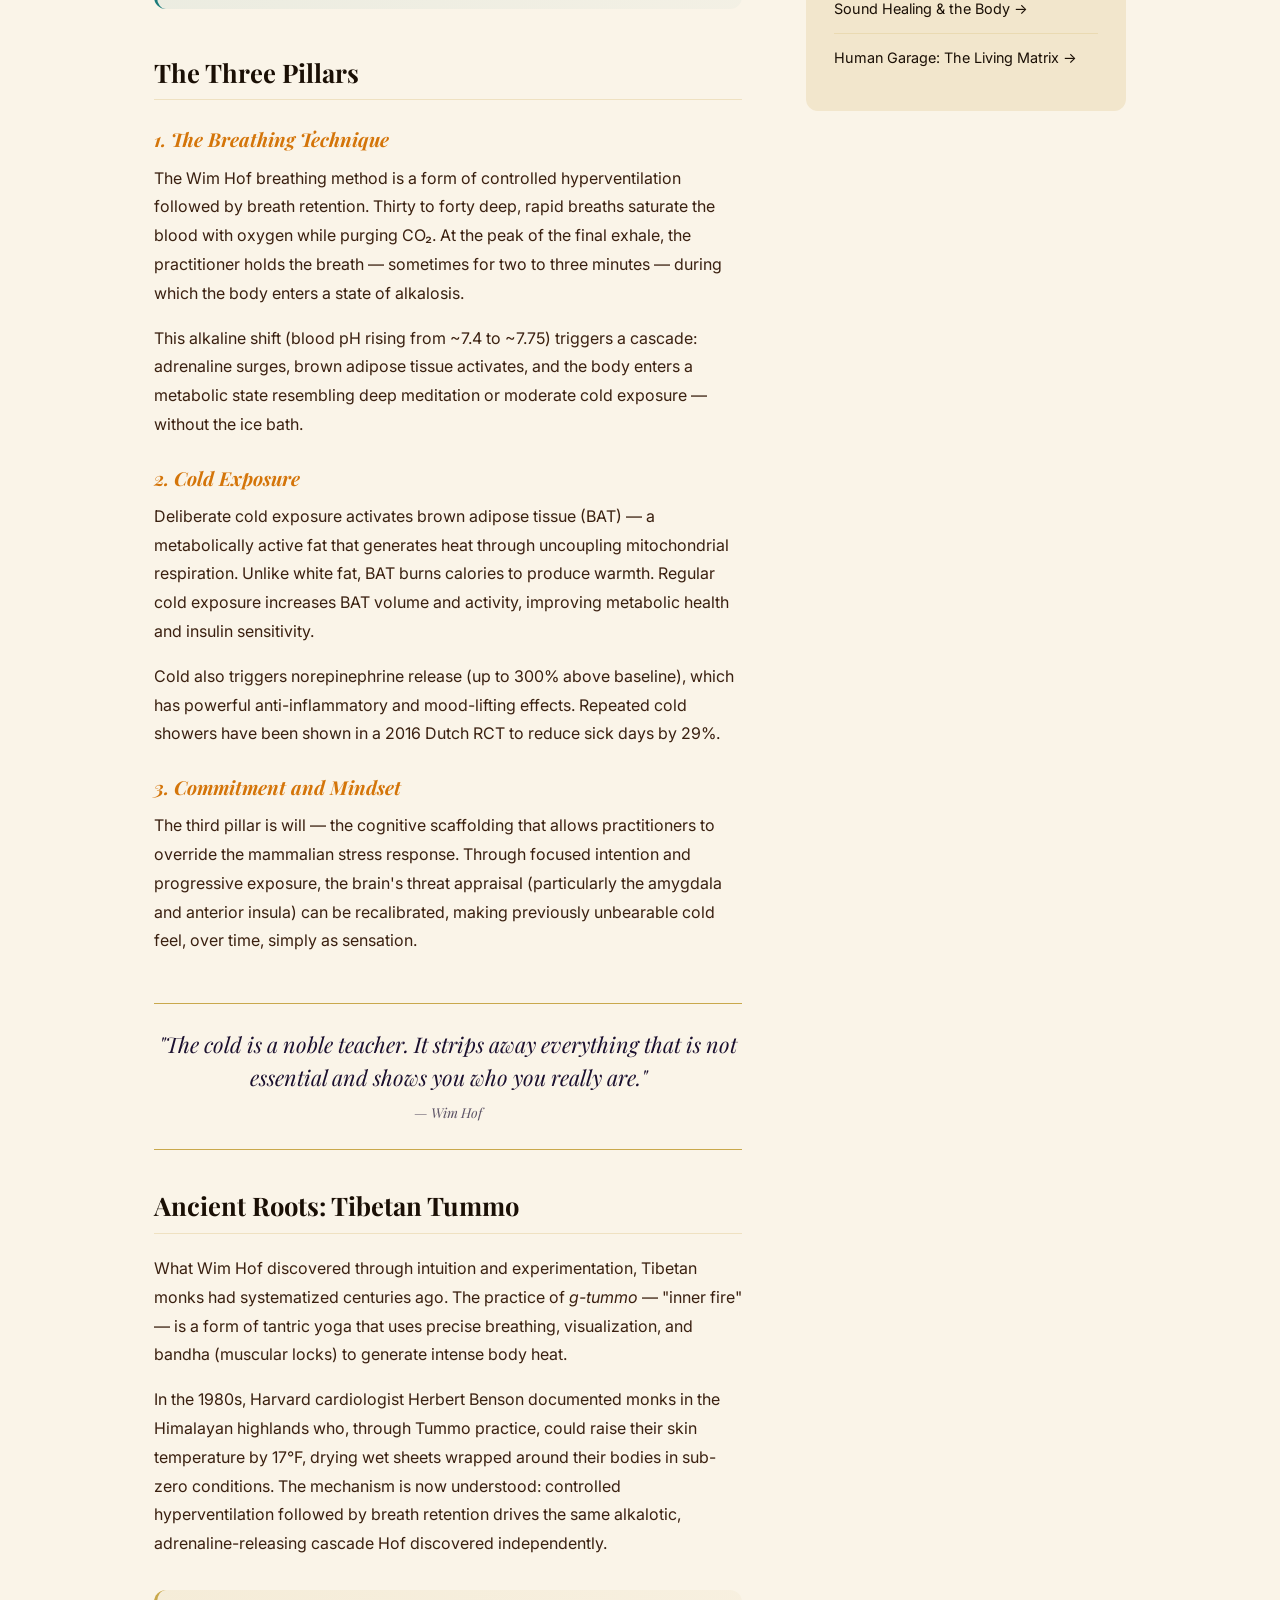
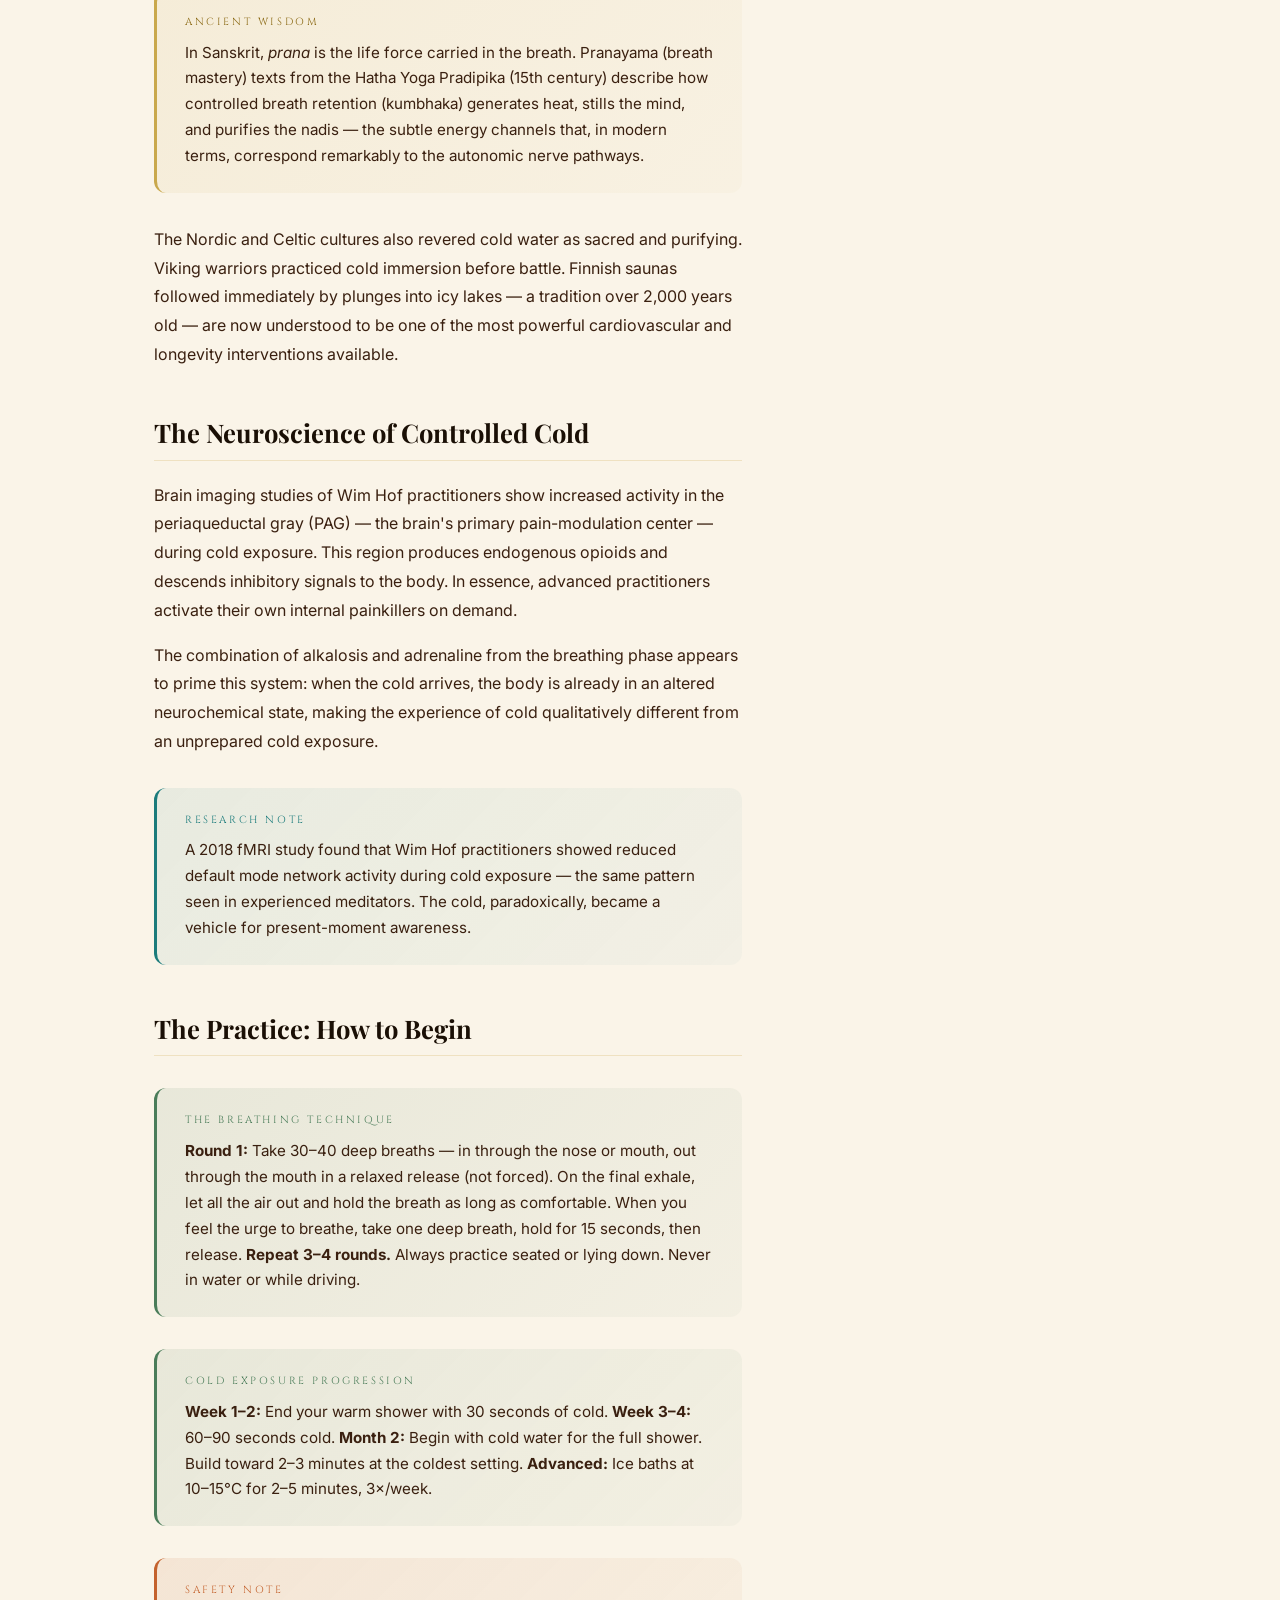
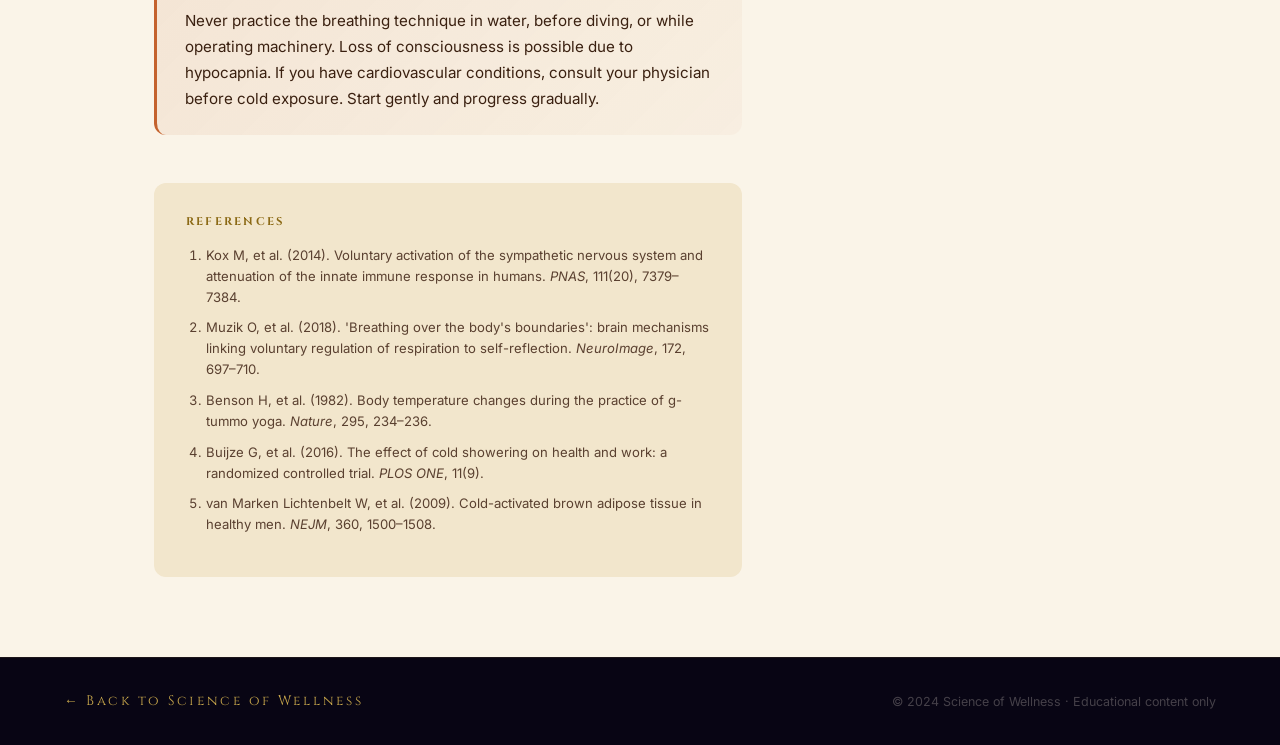
<file: articles/wim-hof.html>
<!DOCTYPE html>
<html lang="en">
<head>
  <meta charset="UTF-8">
  <meta name="viewport" content="width=device-width, initial-scale=1.0">
  <meta name="description" content="The Wim Hof Method — science, cold exposure, breathwork, and the ancient Tummo tradition. Learn the evidence and the practice.">
  <title>Wim Hof Method | Science of Wellness</title>
  <link rel="preconnect" href="https://fonts.googleapis.com">
  <link href="https://fonts.googleapis.com/css2?family=Playfair+Display:ital,wght@0,400;0,700;0,900;1,400&family=Cinzel:wght@400;600&family=Inter:wght@300;400;500;600&display=swap" rel="stylesheet">
  <link rel="stylesheet" href="../css/style.css">
</head>
<body class="article-page">

  <nav class="nav scrolled" id="nav">
    <a href="../index.html" class="nav-logo">
      <svg viewBox="0 0 36 36" fill="none" xmlns="http://www.w3.org/2000/svg" aria-hidden="true">
        <circle cx="18" cy="18" r="8" stroke="#C9A84C" stroke-width="1"/>
        <circle cx="26" cy="18" r="8" stroke="#C9A84C" stroke-width="1"/>
        <circle cx="22" cy="11.07" r="8" stroke="#C9A84C" stroke-width="1"/>
        <circle cx="14" cy="11.07" r="8" stroke="#C9A84C" stroke-width="1"/>
        <circle cx="10" cy="18" r="8" stroke="#C9A84C" stroke-width="1"/>
        <circle cx="14" cy="24.93" r="8" stroke="#C9A84C" stroke-width="1"/>
        <circle cx="22" cy="24.93" r="8" stroke="#C9A84C" stroke-width="1"/>
      </svg>
      Science of Wellness
    </a>
    <ul class="nav-links">
      <li><a href="../index.html">Home</a></li>
      <li><a href="../index.html#topics">Topics</a></li>
      <li><a href="../index.html#articles">Articles</a></li>
      <li><a href="../index.html#newsletter" class="nav-cta">Begin Journey</a></li>
    </ul>
  </nav>

  <!-- Article Hero -->
  <div class="article-hero">
    <div class="article-hero-bg" style="background: linear-gradient(135deg, #020810 0%, #041E50 35%, #0A3A80 60%, #2A7AB8 100%);"></div>
    <!-- Snowflake / ice crystal SVG overlay -->
    <svg style="position:absolute;right:8%;top:50%;transform:translateY(-50%);width:min(400px,45vw);opacity:0.12;" viewBox="0 0 200 200" xmlns="http://www.w3.org/2000/svg" aria-hidden="true">
      <line x1="100" y1="10" x2="100" y2="190" stroke="white" stroke-width="1.5"/>
      <line x1="10" y1="100" x2="190" y2="100" stroke="white" stroke-width="1.5"/>
      <line x1="29" y1="29" x2="171" y2="171" stroke="white" stroke-width="1.5"/>
      <line x1="171" y1="29" x2="29" y2="171" stroke="white" stroke-width="1.5"/>
      <line x1="100" y1="10" x2="80" y2="40" stroke="white" stroke-width="1"/>
      <line x1="100" y1="10" x2="120" y2="40" stroke="white" stroke-width="1"/>
      <line x1="100" y1="190" x2="80" y2="160" stroke="white" stroke-width="1"/>
      <line x1="100" y1="190" x2="120" y2="160" stroke="white" stroke-width="1"/>
      <line x1="10" y1="100" x2="40" y2="80" stroke="white" stroke-width="1"/>
      <line x1="10" y1="100" x2="40" y2="120" stroke="white" stroke-width="1"/>
      <line x1="190" y1="100" x2="160" y2="80" stroke="white" stroke-width="1"/>
      <line x1="190" y1="100" x2="160" y2="120" stroke="white" stroke-width="1"/>
      <circle cx="100" cy="100" r="30" fill="none" stroke="white" stroke-width="1"/>
      <circle cx="100" cy="100" r="55" fill="none" stroke="white" stroke-width="0.5" stroke-dasharray="4 4"/>
      <circle cx="100" cy="100" r="80" fill="none" stroke="white" stroke-width="0.5" stroke-dasharray="4 8"/>
    </svg>
    <div class="article-hero-overlay"></div>
    <div class="article-hero-content">
      <p class="sacred-label">Cold Therapy · Breathwork · Immunology</p>
      <h1>The Wim Hof Method:<br>Mastery Over Mind &amp; Body</h1>
      <div class="article-meta-bar">
        <span class="meta-item">15 min read</span>
        <span class="meta-item">Science &amp; Tradition</span>
        <span class="meta-item">Updated 2024</span>
      </div>
    </div>
  </div>

  <!-- Article Content -->
  <div class="article-layout">
    <main class="article-main">

      <p class="article-lead">
        In 2014, scientists at Radboud University Medical Centre in the Netherlands watched, astonished, as twelve trained volunteers injected with bacterial endotoxin barely showed any symptoms of illness — while a control group fell feverish and nauseated. The difference? Three months of training in the Wim Hof Method.
      </p>

      <div class="article-section">
        <h2>The Man Who Defied Biology</h2>
        <p>
          Wim Hof — nicknamed "The Iceman" — has set 26 Guinness World Records, including swimming under ice, running a half marathon barefoot above the Arctic Circle, and climbing Mount Everest in shorts. For years, the scientific community dismissed him as an anomaly. That changed when researchers began studying him.
        </p>
        <p>
          What they discovered reshaped our understanding of the human nervous system: it is not as involuntary as we thought. Through specific breathing techniques combined with cold exposure and meditation, humans can learn to voluntarily influence the autonomic nervous system — the system controlling heart rate, digestion, and immune response — once considered completely beyond conscious control.
        </p>

        <div class="callout callout-science">
          <p class="callout-label">Landmark Study</p>
          <p><strong>Kox et al. (2014), PNAS</strong> — "Voluntary activation of the sympathetic nervous system and attenuation of the innate immune response in humans." Twelve Wim Hof-trained individuals showed significantly reduced levels of pro-inflammatory cytokines (TNF-α, IL-6, IL-8) and virtually no flu-like symptoms after endotoxin injection, compared to untrained controls.</p>
        </div>
      </div>

      <div class="article-section">
        <h2>The Three Pillars</h2>

        <h3>1. The Breathing Technique</h3>
        <p>
          The Wim Hof breathing method is a form of controlled hyperventilation followed by breath retention. Thirty to forty deep, rapid breaths saturate the blood with oxygen while purging CO₂. At the peak of the final exhale, the practitioner holds the breath — sometimes for two to three minutes — during which the body enters a state of alkalosis.
        </p>
        <p>
          This alkaline shift (blood pH rising from ~7.4 to ~7.75) triggers a cascade: adrenaline surges, brown adipose tissue activates, and the body enters a metabolic state resembling deep meditation or moderate cold exposure — without the ice bath.
        </p>

        <h3>2. Cold Exposure</h3>
        <p>
          Deliberate cold exposure activates brown adipose tissue (BAT) — a metabolically active fat that generates heat through uncoupling mitochondrial respiration. Unlike white fat, BAT burns calories to produce warmth. Regular cold exposure increases BAT volume and activity, improving metabolic health and insulin sensitivity.
        </p>
        <p>
          Cold also triggers norepinephrine release (up to 300% above baseline), which has powerful anti-inflammatory and mood-lifting effects. Repeated cold showers have been shown in a 2016 Dutch RCT to reduce sick days by 29%.
        </p>

        <h3>3. Commitment and Mindset</h3>
        <p>
          The third pillar is will — the cognitive scaffolding that allows practitioners to override the mammalian stress response. Through focused intention and progressive exposure, the brain's threat appraisal (particularly the amygdala and anterior insula) can be recalibrated, making previously unbearable cold feel, over time, simply as sensation.
        </p>
      </div>

      <div class="pull-quote">
        "The cold is a noble teacher. It strips away everything that is not essential and shows you who you really are."
        <br><span style="font-size:0.85rem;opacity:0.7;">— Wim Hof</span>
      </div>

      <div class="article-section">
        <h2>Ancient Roots: Tibetan Tummo</h2>
        <p>
          What Wim Hof discovered through intuition and experimentation, Tibetan monks had systematized centuries ago. The practice of <em>g-tummo</em> — "inner fire" — is a form of tantric yoga that uses precise breathing, visualization, and bandha (muscular locks) to generate intense body heat.
        </p>
        <p>
          In the 1980s, Harvard cardiologist Herbert Benson documented monks in the Himalayan highlands who, through Tummo practice, could raise their skin temperature by 17°F, drying wet sheets wrapped around their bodies in sub-zero conditions. The mechanism is now understood: controlled hyperventilation followed by breath retention drives the same alkalotic, adrenaline-releasing cascade Hof discovered independently.
        </p>

        <div class="callout callout-wisdom">
          <p class="callout-label">Ancient Wisdom</p>
          <p>In Sanskrit, <em>prana</em> is the life force carried in the breath. Pranayama (breath mastery) texts from the Hatha Yoga Pradipika (15th century) describe how controlled breath retention (kumbhaka) generates heat, stills the mind, and purifies the nadis — the subtle energy channels that, in modern terms, correspond remarkably to the autonomic nerve pathways.</p>
        </div>

        <p>
          The Nordic and Celtic cultures also revered cold water as sacred and purifying. Viking warriors practiced cold immersion before battle. Finnish saunas followed immediately by plunges into icy lakes — a tradition over 2,000 years old — are now understood to be one of the most powerful cardiovascular and longevity interventions available.
        </p>
      </div>

      <div class="article-section">
        <h2>The Neuroscience of Controlled Cold</h2>
        <p>
          Brain imaging studies of Wim Hof practitioners show increased activity in the periaqueductal gray (PAG) — the brain's primary pain-modulation center — during cold exposure. This region produces endogenous opioids and descends inhibitory signals to the body. In essence, advanced practitioners activate their own internal painkillers on demand.
        </p>
        <p>
          The combination of alkalosis and adrenaline from the breathing phase appears to prime this system: when the cold arrives, the body is already in an altered neurochemical state, making the experience of cold qualitatively different from an unprepared cold exposure.
        </p>

        <div class="callout callout-science">
          <p class="callout-label">Research Note</p>
          <p>A 2018 fMRI study found that Wim Hof practitioners showed reduced default mode network activity during cold exposure — the same pattern seen in experienced meditators. The cold, paradoxically, became a vehicle for present-moment awareness.</p>
        </div>
      </div>

      <div class="article-section">
        <h2>The Practice: How to Begin</h2>

        <div class="callout callout-practice">
          <p class="callout-label">The Breathing Technique</p>
          <p><strong>Round 1:</strong> Take 30–40 deep breaths — in through the nose or mouth, out through the mouth in a relaxed release (not forced). On the final exhale, let all the air out and hold the breath as long as comfortable. When you feel the urge to breathe, take one deep breath, hold for 15 seconds, then release. <strong>Repeat 3–4 rounds.</strong> Always practice seated or lying down. Never in water or while driving.</p>
        </div>

        <div class="callout callout-practice">
          <p class="callout-label">Cold Exposure Progression</p>
          <p><strong>Week 1–2:</strong> End your warm shower with 30 seconds of cold. <strong>Week 3–4:</strong> 60–90 seconds cold. <strong>Month 2:</strong> Begin with cold water for the full shower. Build toward 2–3 minutes at the coldest setting. <strong>Advanced:</strong> Ice baths at 10–15°C for 2–5 minutes, 3×/week.</p>
        </div>

        <div class="callout callout-caution">
          <p class="callout-label">Safety Note</p>
          <p>Never practice the breathing technique in water, before diving, or while operating machinery. Loss of consciousness is possible due to hypocapnia. If you have cardiovascular conditions, consult your physician before cold exposure. Start gently and progress gradually.</p>
        </div>
      </div>

      <div class="references">
        <h4>References</h4>
        <ol>
          <li>Kox M, et al. (2014). Voluntary activation of the sympathetic nervous system and attenuation of the innate immune response in humans. <em>PNAS</em>, 111(20), 7379–7384.</li>
          <li>Muzik O, et al. (2018). 'Breathing over the body's boundaries': brain mechanisms linking voluntary regulation of respiration to self-reflection. <em>NeuroImage</em>, 172, 697–710.</li>
          <li>Benson H, et al. (1982). Body temperature changes during the practice of g-tummo yoga. <em>Nature</em>, 295, 234–236.</li>
          <li>Buijze G, et al. (2016). The effect of cold showering on health and work: a randomized controlled trial. <em>PLOS ONE</em>, 11(9).</li>
          <li>van Marken Lichtenbelt W, et al. (2009). Cold-activated brown adipose tissue in healthy men. <em>NEJM</em>, 360, 1500–1508.</li>
        </ol>
      </div>

    </main>

    <aside class="article-sidebar">
      <div class="sidebar-card">
        <h4>Key Benefits</h4>
        <ul>
          <li>Reduced systemic inflammation</li>
          <li>Enhanced immune response</li>
          <li>Increased energy and metabolism via BAT</li>
          <li>Reduced anxiety and depression symptoms</li>
          <li>Improved cold tolerance and resilience</li>
          <li>Better sleep quality</li>
          <li>Heightened focus and mental clarity</li>
        </ul>
      </div>

      <div class="sidebar-card" style="background: linear-gradient(135deg, #041428, #0A3A80);">
        <h4>By the Numbers</h4>
        <ul>
          <li>300% increase in norepinephrine during cold exposure</li>
          <li>29% fewer sick days in RCT participants</li>
          <li>17°F skin temperature increase in Tummo practitioners</li>
          <li>2–3 min breath retention achievable within weeks</li>
        </ul>
      </div>

      <div class="sidebar-related sidebar-card">
        <h4>Related Articles</h4>
        <a href="breathwork.html">Breathwork: Ancient Technology →</a>
        <a href="sound-healing.html">Sound Healing & the Body →</a>
        <a href="human-garage.html">Human Garage: The Living Matrix →</a>
      </div>
    </aside>
  </div>

  <footer style="background:var(--deep-night);padding:2rem 5%;border-top:1px solid rgba(201,168,76,0.1);">
    <div style="max-width:1200px;margin:0 auto;display:flex;justify-content:space-between;align-items:center;flex-wrap:wrap;gap:1rem;">
      <a href="../index.html" style="font-family:var(--font-sacred);color:var(--gold);font-size:0.85rem;letter-spacing:0.2em;">← Back to Science of Wellness</a>
      <p style="color:rgba(250,244,232,0.25);font-size:0.78rem;margin:0;">© 2024 Science of Wellness · Educational content only</p>
    </div>
  </footer>

  <script src="../js/main.js"></script>
</body>
</html>
</file>
<file: css/style.css>
/* ================================================
   SCIENCE OF WELLNESS — Main Stylesheet
   ================================================ */

/* 1. Custom Properties */
:root {
  --gold: #C9A84C;
  --gold-light: #F0D080;
  --amber: #D4750A;
  --terracotta: #C4622D;
  --sage: #4A7C59;
  --teal: #1B7B7B;
  --deep-night: #080514;
  --dark-purple: #0F0A1E;
  --mid-purple: #1A0F2E;
  --soft-purple: #2D1F4A;
  --lavender: #8B7DB8;
  --cream: #FAF4E8;
  --warm-beige: #F2E6CC;
  --warm-brown: #8B6914;
  --dark-text: #1A0F05;
  --light-text: #FAF4E8;
  --muted-gold: rgba(201,168,76,0.4);

  --font-heading: 'Playfair Display', Georgia, serif;
  --font-body: 'Inter', system-ui, -apple-system, sans-serif;
  --font-sacred: 'Cinzel', Georgia, serif;

  --transition: 0.3s ease;
  --radius: 12px;
  --shadow: 0 8px 32px rgba(0,0,0,0.25);
  --shadow-gold: 0 8px 40px rgba(201,168,76,0.2);
}

/* 2. Reset & Base */
*, *::before, *::after { box-sizing: border-box; margin: 0; padding: 0; }
html { scroll-behavior: smooth; font-size: 16px; }
body {
  font-family: var(--font-body);
  background: var(--cream);
  color: var(--dark-text);
  line-height: 1.7;
  overflow-x: hidden;
}
img { max-width: 100%; display: block; }
a { color: inherit; text-decoration: none; }
ul { list-style: none; }

/* 3. Typography */
h1, h2, h3, h4 { font-family: var(--font-heading); line-height: 1.2; }
h1 { font-size: clamp(2.4rem, 6vw, 4.2rem); }
h2 { font-size: clamp(1.8rem, 4vw, 3rem); }
h3 { font-size: clamp(1.3rem, 2.5vw, 1.8rem); }
h4 { font-size: 1.1rem; }
p { margin-bottom: 1rem; }

.sacred-label {
  font-family: var(--font-sacred);
  font-size: 0.72rem;
  letter-spacing: 0.25em;
  text-transform: uppercase;
  color: var(--gold);
}
.gradient-text {
  background: linear-gradient(135deg, var(--gold), var(--amber));
  -webkit-background-clip: text;
  -webkit-text-fill-color: transparent;
  background-clip: text;
}

/* 4. Navigation */
.nav {
  position: fixed;
  top: 0; left: 0; right: 0;
  z-index: 1000;
  padding: 1.2rem 5%;
  display: flex;
  align-items: center;
  justify-content: space-between;
  transition: background var(--transition), box-shadow var(--transition);
}
.nav.scrolled {
  background: rgba(8,5,20,0.95);
  backdrop-filter: blur(12px);
  box-shadow: 0 2px 24px rgba(0,0,0,0.4);
}
.nav-logo {
  display: flex;
  align-items: center;
  gap: 0.75rem;
  font-family: var(--font-sacred);
  font-size: 1.1rem;
  color: var(--gold);
  letter-spacing: 0.08em;
}
.nav-logo svg { width: 36px; height: 36px; }
.nav-links {
  display: flex;
  align-items: center;
  gap: 2.5rem;
}
.nav-links a {
  font-family: var(--font-body);
  font-size: 0.88rem;
  font-weight: 500;
  color: rgba(250,244,232,0.8);
  letter-spacing: 0.05em;
  transition: color var(--transition);
}
.nav-links a:hover { color: var(--gold); }
.nav-cta {
  background: linear-gradient(135deg, var(--gold), var(--amber));
  color: var(--dark-text) !important;
  padding: 0.55rem 1.4rem;
  border-radius: 50px;
  font-weight: 600 !important;
  transition: transform var(--transition), box-shadow var(--transition) !important;
}
.nav-cta:hover {
  transform: translateY(-2px);
  box-shadow: 0 6px 20px rgba(201,168,76,0.45) !important;
  color: var(--dark-text) !important;
}
.nav-hamburger {
  display: none;
  flex-direction: column;
  gap: 5px;
  cursor: pointer;
  padding: 4px;
}
.nav-hamburger span {
  display: block;
  width: 24px;
  height: 2px;
  background: var(--gold);
  transition: var(--transition);
}

/* 5. Hero Section */
.hero {
  position: relative;
  min-height: 100vh;
  display: flex;
  align-items: center;
  justify-content: center;
  background: var(--deep-night);
  overflow: hidden;
}
.hero-bg {
  position: absolute;
  inset: 0;
  background: radial-gradient(ellipse at 30% 60%, rgba(45,20,90,0.8) 0%, transparent 60%),
              radial-gradient(ellipse at 70% 30%, rgba(27,123,123,0.2) 0%, transparent 50%),
              radial-gradient(ellipse at 50% 100%, rgba(212,117,10,0.15) 0%, transparent 50%);
}
.stars-container {
  position: absolute;
  inset: 0;
  pointer-events: none;
}
.star {
  position: absolute;
  background: #fff;
  border-radius: 50%;
  animation: twinkle 3s ease-in-out infinite alternate;
}
@keyframes twinkle {
  from { opacity: 0.2; }
  to { opacity: 1; }
}

/* Flower of Life */
.flower-wrapper {
  position: absolute;
  top: 50%;
  left: 50%;
  transform: translate(-50%, -50%);
  width: min(700px, 95vw);
  height: min(700px, 95vw);
  pointer-events: none;
}
.flower-of-life {
  width: 100%;
  height: 100%;
  animation: slowRotate 120s linear infinite;
  filter: drop-shadow(0 0 18px rgba(201,168,76,0.35));
}
@keyframes slowRotate {
  from { transform: rotate(0deg); }
  to { transform: rotate(360deg); }
}
.flower-inner {
  animation: slowRotate 60s linear infinite reverse;
}

.hero-content {
  position: relative;
  z-index: 10;
  text-align: center;
  max-width: 800px;
  padding: 2rem 1.5rem;
}
.hero-eyebrow {
  font-family: var(--font-sacred);
  font-size: 0.75rem;
  letter-spacing: 0.35em;
  color: var(--gold);
  text-transform: uppercase;
  margin-bottom: 1.5rem;
  animation: fadeInUp 1s ease 0.2s both;
}
.hero-title {
  color: var(--cream);
  margin-bottom: 1rem;
  animation: fadeInUp 1s ease 0.4s both;
}
.hero-title em {
  font-style: italic;
  color: var(--gold);
}
.hero-divider {
  display: flex;
  align-items: center;
  justify-content: center;
  gap: 1rem;
  margin: 1.5rem auto;
  animation: fadeInUp 1s ease 0.5s both;
}
.hero-divider::before,
.hero-divider::after {
  content: '';
  flex: 1;
  max-width: 120px;
  height: 1px;
  background: linear-gradient(90deg, transparent, var(--gold));
}
.hero-divider::after { background: linear-gradient(90deg, var(--gold), transparent); }
.hero-divider svg { width: 24px; height: 24px; }
.hero-subtitle {
  font-size: clamp(1rem, 2vw, 1.2rem);
  color: rgba(250,244,232,0.75);
  max-width: 580px;
  margin: 0 auto 2.5rem;
  animation: fadeInUp 1s ease 0.6s both;
}
.hero-ctas {
  display: flex;
  gap: 1rem;
  justify-content: center;
  flex-wrap: wrap;
  animation: fadeInUp 1s ease 0.8s both;
}
.btn-primary {
  background: linear-gradient(135deg, var(--gold), var(--amber));
  color: var(--dark-text);
  padding: 0.85rem 2.2rem;
  border-radius: 50px;
  font-weight: 700;
  font-size: 0.95rem;
  letter-spacing: 0.04em;
  transition: transform var(--transition), box-shadow var(--transition);
  display: inline-block;
}
.btn-primary:hover {
  transform: translateY(-3px);
  box-shadow: 0 10px 30px rgba(201,168,76,0.5);
}
.btn-secondary {
  border: 1.5px solid rgba(201,168,76,0.6);
  color: var(--gold);
  padding: 0.85rem 2.2rem;
  border-radius: 50px;
  font-weight: 500;
  font-size: 0.95rem;
  letter-spacing: 0.04em;
  transition: all var(--transition);
  display: inline-block;
  backdrop-filter: blur(8px);
}
.btn-secondary:hover {
  background: rgba(201,168,76,0.1);
  transform: translateY(-3px);
}
.scroll-hint {
  position: absolute;
  bottom: 2rem;
  left: 50%;
  transform: translateX(-50%);
  display: flex;
  flex-direction: column;
  align-items: center;
  gap: 0.5rem;
  color: rgba(250,244,232,0.4);
  font-size: 0.72rem;
  letter-spacing: 0.2em;
  font-family: var(--font-sacred);
  text-transform: uppercase;
  animation: fadeInUp 1s ease 1.2s both;
}
.scroll-hint .arrow {
  width: 1px;
  height: 40px;
  background: linear-gradient(180deg, rgba(201,168,76,0.6), transparent);
  animation: scrollArrow 2s ease-in-out infinite;
}
@keyframes scrollArrow {
  0%, 100% { transform: scaleY(1); opacity: 0.6; }
  50% { transform: scaleY(1.3); opacity: 1; }
}

/* 6. Mission Section */
.mission {
  padding: 7rem 5%;
  background: var(--cream);
  position: relative;
  overflow: hidden;
}
.mission::before {
  content: '';
  position: absolute;
  top: -80px;
  right: -80px;
  width: 400px;
  height: 400px;
  background: radial-gradient(circle, rgba(201,168,76,0.08) 0%, transparent 70%);
  pointer-events: none;
}
.mission-grid {
  max-width: 1100px;
  margin: 0 auto;
  display: grid;
  grid-template-columns: 1fr 1fr;
  gap: 5rem;
  align-items: center;
}
.mission-left {
  position: relative;
  padding: 2.5rem;
  background: linear-gradient(135deg, var(--mid-purple), var(--soft-purple));
  border-radius: var(--radius);
  box-shadow: var(--shadow);
}
.mission-left::before {
  content: '\201C';
  font-family: var(--font-heading);
  font-size: 8rem;
  color: var(--gold);
  opacity: 0.3;
  position: absolute;
  top: -1rem;
  left: 1.5rem;
  line-height: 1;
}
.mission-quote {
  font-family: var(--font-heading);
  font-style: italic;
  font-size: 1.25rem;
  color: var(--cream);
  line-height: 1.6;
  margin-bottom: 1rem;
  position: relative;
  z-index: 1;
}
.mission-attribution {
  font-family: var(--font-sacred);
  font-size: 0.72rem;
  color: var(--gold);
  letter-spacing: 0.2em;
  text-transform: uppercase;
}
.mission-right {}
.mission-right .sacred-label { margin-bottom: 0.75rem; }
.mission-right h2 { margin-bottom: 1rem; }
.mission-right p { color: #5A4030; font-size: 1.05rem; }
.mission-stats {
  display: grid;
  grid-template-columns: repeat(3, 1fr);
  gap: 1.5rem;
  margin-top: 2.5rem;
}
.stat {
  text-align: center;
  padding: 1.25rem 0.75rem;
  border: 1px solid rgba(201,168,76,0.25);
  border-radius: var(--radius);
  background: rgba(201,168,76,0.05);
}
.stat-number {
  font-family: var(--font-heading);
  font-size: 2rem;
  font-weight: 700;
  color: var(--amber);
  display: block;
}
.stat-label {
  font-size: 0.72rem;
  font-family: var(--font-sacred);
  letter-spacing: 0.15em;
  text-transform: uppercase;
  color: #8B6914;
}

/* 7. Topics Section */
.topics {
  padding: 7rem 5%;
  background: var(--dark-purple);
  position: relative;
}
.topics::before {
  content: '';
  position: absolute;
  inset: 0;
  background: radial-gradient(ellipse at 50% 50%, rgba(45,20,74,0.6) 0%, transparent 70%);
  pointer-events: none;
}
.section-header {
  text-align: center;
  margin-bottom: 4rem;
  position: relative;
  z-index: 1;
}
.section-header .sacred-label { margin-bottom: 0.75rem; }
.section-header h2 { color: var(--cream); margin-bottom: 1rem; }
.section-header p { color: rgba(250,244,232,0.6); max-width: 520px; margin: 0 auto; }
.topics-grid {
  max-width: 1200px;
  margin: 0 auto;
  display: grid;
  grid-template-columns: repeat(3, 1fr);
  gap: 1.5rem;
  position: relative;
  z-index: 1;
}
.topic-card {
  position: relative;
  border-radius: var(--radius);
  overflow: hidden;
  transition: transform var(--transition), box-shadow var(--transition);
  cursor: pointer;
  aspect-ratio: 4/3;
}
.topic-card:hover {
  transform: translateY(-8px);
  box-shadow: 0 20px 60px rgba(0,0,0,0.5);
}
.topic-card:hover .topic-overlay { opacity: 0.5; }
.topic-card:hover .topic-icon { transform: scale(1.1); }
.topic-bg {
  position: absolute;
  inset: 0;
}
.topic-overlay {
  position: absolute;
  inset: 0;
  background: linear-gradient(180deg, transparent 20%, rgba(0,0,0,0.85) 100%);
  transition: opacity var(--transition);
}
.topic-content {
  position: absolute;
  bottom: 0;
  left: 0;
  right: 0;
  padding: 1.75rem 1.5rem;
}
.topic-icon {
  font-size: 2.2rem;
  margin-bottom: 0.6rem;
  display: block;
  transition: transform var(--transition);
  line-height: 1;
}
.topic-card h3 {
  color: var(--cream);
  font-size: 1.25rem;
  margin-bottom: 0.35rem;
}
.topic-desc {
  font-size: 0.83rem;
  color: rgba(250,244,232,0.7);
  line-height: 1.5;
  margin-bottom: 0.75rem;
}
.topic-link {
  font-family: var(--font-sacred);
  font-size: 0.7rem;
  letter-spacing: 0.2em;
  color: var(--gold);
  text-transform: uppercase;
  display: flex;
  align-items: center;
  gap: 0.4rem;
}
.topic-link::after { content: '→'; transition: transform var(--transition); }
.topic-card:hover .topic-link::after { transform: translateX(4px); }

/* Topic backgrounds */
.topic-wim { background: linear-gradient(135deg, #041428 0%, #0A2A5C 40%, #1A5FA8 100%); }
.topic-garage { background: linear-gradient(135deg, #1A0A05 0%, #5C2810 50%, #A0522D 100%); }
.topic-iboga { background: linear-gradient(135deg, #021005 0%, #0A3015 50%, #1A6B2A 100%); }
.topic-mdma { background: linear-gradient(135deg, #150824 0%, #4A1080 50%, #8B30C8 100%); }
.topic-breath { background: linear-gradient(135deg, #030C18 0%, #0A2A4A 40%, #1A6B8B 100%); }
.topic-sound { background: linear-gradient(135deg, #180A02 0%, #6B3A0A 50%, #C9A84C 100%); }

/* 8. Featured Articles */
.articles {
  padding: 7rem 5%;
  background: var(--warm-beige);
}
.articles .section-header h2 { color: var(--dark-text); }
.articles .section-header p { color: #5A4030; }
.articles-grid {
  max-width: 1200px;
  margin: 0 auto;
  display: grid;
  grid-template-columns: repeat(3, 1fr);
  gap: 2rem;
}
.article-card {
  background: var(--cream);
  border-radius: var(--radius);
  overflow: hidden;
  box-shadow: 0 4px 20px rgba(0,0,0,0.08);
  transition: transform var(--transition), box-shadow var(--transition);
}
.article-card:hover {
  transform: translateY(-6px);
  box-shadow: 0 16px 48px rgba(0,0,0,0.15);
}
.article-header {
  height: 200px;
  position: relative;
  overflow: hidden;
}
.article-header-bg {
  width: 100%;
  height: 100%;
}
.article-category {
  position: absolute;
  top: 1rem;
  left: 1rem;
  background: rgba(0,0,0,0.5);
  backdrop-filter: blur(8px);
  color: var(--gold);
  padding: 0.3rem 0.8rem;
  border-radius: 50px;
  font-family: var(--font-sacred);
  font-size: 0.65rem;
  letter-spacing: 0.2em;
  text-transform: uppercase;
}
.article-body { padding: 1.75rem; }
.article-body h3 {
  font-size: 1.15rem;
  color: var(--dark-text);
  margin-bottom: 0.6rem;
  line-height: 1.35;
}
.article-excerpt {
  font-size: 0.9rem;
  color: #5A4030;
  line-height: 1.6;
  margin-bottom: 1.25rem;
}
.article-meta {
  display: flex;
  align-items: center;
  justify-content: space-between;
  font-size: 0.78rem;
  color: #8B6914;
}
.article-meta span { font-family: var(--font-sacred); letter-spacing: 0.1em; }
.read-more {
  color: var(--amber);
  font-weight: 600;
  font-size: 0.83rem;
  display: flex;
  align-items: center;
  gap: 0.3rem;
  transition: gap var(--transition);
}
.article-card:hover .read-more { gap: 0.6rem; }

/* 9. Philosophy Quote Section */
.philosophy {
  padding: 8rem 5%;
  background: var(--mid-purple);
  position: relative;
  overflow: hidden;
  text-align: center;
}
.philosophy-geo {
  position: absolute;
  top: 50%;
  left: 50%;
  transform: translate(-50%, -50%);
  width: 600px;
  height: 600px;
  opacity: 0.06;
  pointer-events: none;
}
.philosophy-content { position: relative; z-index: 1; max-width: 720px; margin: 0 auto; }
.philosophy-symbol {
  font-size: 2.5rem;
  margin-bottom: 2rem;
  display: block;
  opacity: 0.7;
}
.philosophy blockquote {
  font-family: var(--font-heading);
  font-style: italic;
  font-size: clamp(1.3rem, 3vw, 2rem);
  color: var(--cream);
  line-height: 1.55;
  margin-bottom: 1.5rem;
}
.philosophy blockquote em { color: var(--gold); font-style: normal; }
.philosophy-source {
  font-family: var(--font-sacred);
  font-size: 0.72rem;
  letter-spacing: 0.25em;
  color: var(--gold);
  text-transform: uppercase;
  margin-bottom: 2rem;
}
.philosophy p {
  color: rgba(250,244,232,0.65);
  font-size: 1rem;
  max-width: 560px;
  margin: 0 auto;
}

/* 10. Newsletter Section */
.newsletter {
  padding: 6rem 5%;
  background: linear-gradient(135deg, #2C1A05, #4A2A0A);
  text-align: center;
}
.newsletter .sacred-label { margin-bottom: 0.75rem; }
.newsletter h2 { color: var(--cream); margin-bottom: 0.75rem; }
.newsletter > p {
  color: rgba(250,244,232,0.7);
  max-width: 480px;
  margin: 0 auto 2.5rem;
}
.newsletter-form {
  display: flex;
  gap: 0.75rem;
  max-width: 480px;
  margin: 0 auto;
}
.newsletter-form input {
  flex: 1;
  padding: 0.9rem 1.4rem;
  border: 1.5px solid rgba(201,168,76,0.4);
  border-radius: 50px;
  background: rgba(250,244,232,0.08);
  color: var(--cream);
  font-size: 0.95rem;
  font-family: var(--font-body);
  outline: none;
  transition: border-color var(--transition);
}
.newsletter-form input::placeholder { color: rgba(250,244,232,0.35); }
.newsletter-form input:focus { border-color: var(--gold); }
.newsletter-form button {
  background: linear-gradient(135deg, var(--gold), var(--amber));
  color: var(--dark-text);
  border: none;
  padding: 0.9rem 1.8rem;
  border-radius: 50px;
  font-weight: 700;
  font-size: 0.9rem;
  cursor: pointer;
  font-family: var(--font-body);
  transition: transform var(--transition), box-shadow var(--transition);
  white-space: nowrap;
}
.newsletter-form button:hover {
  transform: translateY(-2px);
  box-shadow: 0 6px 20px rgba(201,168,76,0.4);
}
.newsletter-note {
  margin-top: 1rem;
  font-size: 0.75rem;
  color: rgba(250,244,232,0.35);
}

/* 11. Footer */
footer {
  background: var(--deep-night);
  padding: 4rem 5% 2rem;
  border-top: 1px solid rgba(201,168,76,0.1);
}
.footer-grid {
  max-width: 1200px;
  margin: 0 auto;
  display: grid;
  grid-template-columns: 2fr 1fr 1fr 1fr;
  gap: 3rem;
  margin-bottom: 3rem;
}
.footer-brand p {
  color: rgba(250,244,232,0.5);
  font-size: 0.88rem;
  margin-top: 0.75rem;
  max-width: 280px;
}
.footer-col h4 {
  font-family: var(--font-sacred);
  font-size: 0.72rem;
  letter-spacing: 0.2em;
  color: var(--gold);
  text-transform: uppercase;
  margin-bottom: 1.25rem;
}
.footer-col a {
  display: block;
  color: rgba(250,244,232,0.5);
  font-size: 0.88rem;
  margin-bottom: 0.65rem;
  transition: color var(--transition);
}
.footer-col a:hover { color: var(--gold); }
.footer-bottom {
  max-width: 1200px;
  margin: 0 auto;
  padding-top: 2rem;
  border-top: 1px solid rgba(201,168,76,0.08);
  display: flex;
  align-items: center;
  justify-content: space-between;
}
.footer-bottom p {
  color: rgba(250,244,232,0.25);
  font-size: 0.78rem;
  margin: 0;
}
.footer-geo svg {
  width: 48px;
  height: 48px;
  opacity: 0.2;
}

/* 12. Sacred Divider */
.sacred-divider {
  display: flex;
  align-items: center;
  justify-content: center;
  gap: 1rem;
  padding: 1rem 0;
}
.sacred-divider::before,
.sacred-divider::after {
  content: '';
  flex: 1;
  max-width: 100px;
  height: 1px;
  background: linear-gradient(90deg, transparent, var(--gold));
}
.sacred-divider::after { background: linear-gradient(90deg, var(--gold), transparent); }

/* 13. Article Page Styles */
.article-page { background: var(--cream); }
.article-hero {
  position: relative;
  height: 70vh;
  min-height: 500px;
  display: flex;
  align-items: flex-end;
  overflow: hidden;
}
.article-hero-bg {
  position: absolute;
  inset: 0;
}
.article-hero-overlay {
  position: absolute;
  inset: 0;
  background: linear-gradient(180deg, rgba(0,0,0,0.2) 0%, rgba(0,0,0,0.85) 100%);
}
.article-hero-content {
  position: relative;
  z-index: 10;
  padding: 3rem 5%;
  max-width: 900px;
  width: 100%;
}
.article-hero-content .sacred-label { margin-bottom: 0.75rem; }
.article-hero-content h1 { color: var(--cream); margin-bottom: 1rem; }
.article-meta-bar {
  display: flex;
  align-items: center;
  gap: 1.5rem;
  flex-wrap: wrap;
}
.meta-item {
  font-family: var(--font-sacred);
  font-size: 0.68rem;
  letter-spacing: 0.15em;
  text-transform: uppercase;
  color: rgba(250,244,232,0.6);
  display: flex;
  align-items: center;
  gap: 0.4rem;
}
.meta-item::before { content: '◆'; font-size: 0.4rem; color: var(--gold); }
.meta-item:first-child::before { display: none; }

/* Article Body Layout */
.article-layout {
  max-width: 1100px;
  margin: 0 auto;
  padding: 5rem 5%;
  display: grid;
  grid-template-columns: 1fr 320px;
  gap: 4rem;
  align-items: start;
}
.article-main {}
.article-sidebar {}

.article-lead {
  font-size: 1.2rem;
  color: #3A2010;
  line-height: 1.75;
  margin-bottom: 2.5rem;
  font-style: italic;
  border-left: 3px solid var(--gold);
  padding-left: 1.5rem;
}

.article-section { margin-bottom: 3rem; }
.article-section h2 {
  font-size: 1.6rem;
  color: var(--dark-text);
  margin-bottom: 1.25rem;
  padding-bottom: 0.75rem;
  border-bottom: 1px solid rgba(201,168,76,0.25);
}
.article-section h3 {
  font-size: 1.2rem;
  color: var(--amber);
  margin: 1.75rem 0 0.75rem;
  font-style: italic;
}
.article-section p {
  color: #3A2010;
  font-size: 1rem;
  line-height: 1.8;
}

/* Callout Boxes */
.callout {
  border-radius: var(--radius);
  padding: 1.5rem 1.75rem;
  margin: 2rem 0;
}
.callout-science {
  background: linear-gradient(135deg, rgba(27,123,123,0.08), rgba(27,123,123,0.03));
  border-left: 3px solid var(--teal);
}
.callout-science .callout-label {
  font-family: var(--font-sacred);
  font-size: 0.65rem;
  letter-spacing: 0.25em;
  color: var(--teal);
  text-transform: uppercase;
  margin-bottom: 0.5rem;
}
.callout-wisdom {
  background: linear-gradient(135deg, rgba(201,168,76,0.1), rgba(201,168,76,0.04));
  border-left: 3px solid var(--gold);
}
.callout-wisdom .callout-label {
  font-family: var(--font-sacred);
  font-size: 0.65rem;
  letter-spacing: 0.25em;
  color: var(--warm-brown);
  text-transform: uppercase;
  margin-bottom: 0.5rem;
}
.callout-practice {
  background: linear-gradient(135deg, rgba(74,124,89,0.1), rgba(74,124,89,0.04));
  border-left: 3px solid var(--sage);
}
.callout-practice .callout-label {
  font-family: var(--font-sacred);
  font-size: 0.65rem;
  letter-spacing: 0.25em;
  color: var(--sage);
  text-transform: uppercase;
  margin-bottom: 0.5rem;
}
.callout-caution {
  background: linear-gradient(135deg, rgba(196,98,45,0.1), rgba(196,98,45,0.04));
  border-left: 3px solid var(--terracotta);
}
.callout-caution .callout-label {
  font-family: var(--font-sacred);
  font-size: 0.65rem;
  letter-spacing: 0.25em;
  color: var(--terracotta);
  text-transform: uppercase;
  margin-bottom: 0.5rem;
}
.callout p { color: #3A2010; font-size: 0.95rem; margin: 0; line-height: 1.7; }

.pull-quote {
  font-family: var(--font-heading);
  font-style: italic;
  font-size: 1.35rem;
  color: var(--mid-purple);
  border-top: 1px solid var(--gold);
  border-bottom: 1px solid var(--gold);
  padding: 1.5rem 0;
  margin: 2.5rem 0;
  text-align: center;
  line-height: 1.5;
}

/* Sidebar */
.sidebar-card {
  background: linear-gradient(135deg, var(--mid-purple), var(--soft-purple));
  border-radius: var(--radius);
  padding: 1.75rem;
  margin-bottom: 2rem;
  color: var(--cream);
}
.sidebar-card h4 {
  font-family: var(--font-sacred);
  font-size: 0.7rem;
  letter-spacing: 0.2em;
  color: var(--gold);
  text-transform: uppercase;
  margin-bottom: 1.25rem;
}
.sidebar-card ul li {
  display: flex;
  align-items: flex-start;
  gap: 0.6rem;
  font-size: 0.9rem;
  color: rgba(250,244,232,0.8);
  margin-bottom: 0.75rem;
  line-height: 1.5;
}
.sidebar-card ul li::before {
  content: '◆';
  font-size: 0.45rem;
  color: var(--gold);
  margin-top: 0.4rem;
  flex-shrink: 0;
}
.sidebar-related { background: var(--warm-beige); }
.sidebar-related h4 { color: var(--warm-brown); }
.sidebar-related a {
  display: block;
  padding: 0.75rem 0;
  border-bottom: 1px solid rgba(201,168,76,0.2);
  color: var(--dark-text);
  font-size: 0.9rem;
  transition: color var(--transition), padding-left var(--transition);
}
.sidebar-related a:hover { color: var(--amber); padding-left: 0.5rem; }
.sidebar-related a:last-child { border-bottom: none; }

/* References */
.references {
  background: var(--warm-beige);
  padding: 2rem;
  border-radius: var(--radius);
  margin-top: 3rem;
}
.references h4 {
  font-family: var(--font-sacred);
  font-size: 0.7rem;
  letter-spacing: 0.2em;
  color: var(--warm-brown);
  text-transform: uppercase;
  margin-bottom: 1rem;
}
.references ol { padding-left: 1.25rem; }
.references li {
  font-size: 0.82rem;
  color: #5A4030;
  margin-bottom: 0.6rem;
  line-height: 1.6;
}

/* 14. Animations */
@keyframes fadeInUp {
  from { opacity: 0; transform: translateY(30px); }
  to { opacity: 1; transform: translateY(0); }
}
@keyframes fadeIn {
  from { opacity: 0; }
  to { opacity: 1; }
}
.reveal {
  opacity: 0;
  transform: translateY(24px);
  transition: opacity 0.7s ease, transform 0.7s ease;
}
.reveal.revealed { opacity: 1; transform: translateY(0); }
.reveal-delay-1 { transition-delay: 0.1s; }
.reveal-delay-2 { transition-delay: 0.2s; }
.reveal-delay-3 { transition-delay: 0.3s; }

/* 15. Responsive */
@media (max-width: 1024px) {
  .mission-grid { grid-template-columns: 1fr; gap: 3rem; }
  .topics-grid { grid-template-columns: repeat(2, 1fr); }
  .articles-grid { grid-template-columns: repeat(2, 1fr); }
  .footer-grid { grid-template-columns: 1fr 1fr; }
  .article-layout { grid-template-columns: 1fr; }
  .article-sidebar { display: grid; grid-template-columns: 1fr 1fr; gap: 1.5rem; }
}
@media (max-width: 768px) {
  .nav-links { display: none; }
  .nav-hamburger { display: flex; }
  .topics-grid { grid-template-columns: 1fr 1fr; }
  .articles-grid { grid-template-columns: 1fr; }
  .footer-grid { grid-template-columns: 1fr; gap: 2rem; }
  .mission-stats { grid-template-columns: 1fr; gap: 1rem; }
  .newsletter-form { flex-direction: column; }
  .article-sidebar { grid-template-columns: 1fr; }
  .footer-bottom { flex-direction: column; gap: 1rem; text-align: center; }
}
@media (max-width: 480px) {
  .topics-grid { grid-template-columns: 1fr; }
  .hero-ctas { flex-direction: column; align-items: center; }
}

/* 16. Utility */
.container { max-width: 1200px; margin: 0 auto; }
.text-gold { color: var(--gold); }
.text-cream { color: var(--cream); }
.mt-1 { margin-top: 0.5rem; }
.mt-2 { margin-top: 1rem; }
.mt-3 { margin-top: 1.5rem; }
</file>
